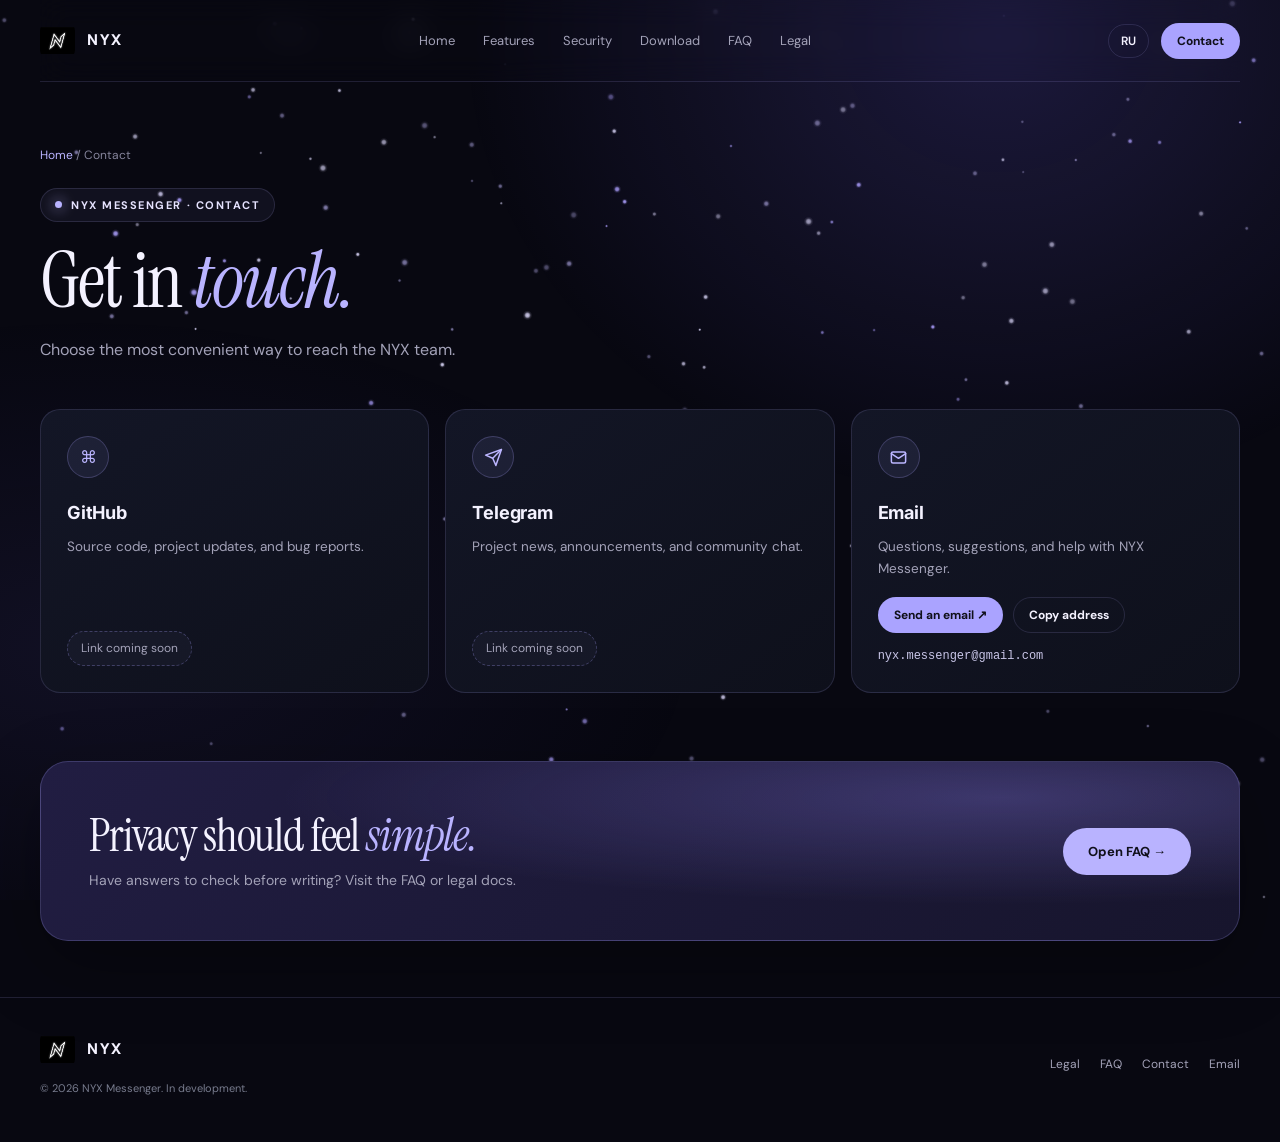
<file: en/contact/index.html>
<!doctype html>
<html lang="en">
<head>
  <meta charset="utf-8">
  <meta name="viewport" content="width=device-width,initial-scale=1,viewport-fit=cover">
  <meta name="color-scheme" content="dark">
  <meta name="theme-color" content="#080811">
  <meta name="description" content="NYX Messenger contact options">
  <meta property="og:type" content="website">
  <meta property="og:site_name" content="NYX Messenger">
  <meta property="og:title" content="Get in touch — NYX Messenger">
  <meta property="og:description" content="NYX Messenger contact options">
  <meta name="twitter:card" content="summary">
  <link rel="canonical" href="https://nyx-messenger.ru/en/contact/">
  <link rel="alternate" hreflang="ru" href="https://nyx-messenger.ru/ru/contact/">
  <link rel="alternate" hreflang="en" href="https://nyx-messenger.ru/en/contact/">
  <link rel="icon" type="image/png" sizes="32x32" href="/assets/favicon-32.png">
  <link rel="apple-touch-icon" href="/assets/apple-touch-icon.png">
  <title>Get in touch — NYX Messenger</title>
  <link rel="stylesheet" href="/assets/fonts.css">
  <link rel="stylesheet" href="/assets/subpage.css">
</head>
<body>
<canvas id="particles-bg" aria-hidden="true"></canvas>
<header class="wrap nav">
  <a class="brand" href="/en/" aria-label="NYX Messenger"><img src="/assets/nyx-logo.png" alt="NYX"><span>NYX</span></a>
  <button class="menu-toggle" id="menuToggle" type="button" aria-expanded="false" aria-controls="siteNav" aria-label="Open navigation">☰</button>
  <nav class="navlinks" id="siteNav"><a href="/en/">Home</a><a href="/en/#features">Features</a><a href="/en/#security">Security</a><a href="/en/#download">Download</a><a href="/en/faq/">FAQ</a><a href="/en/legal/">Legal</a></nav>
  <div class="navright">
    <button class="lang" id="lang" type="button" aria-label="Switch language to Russian">RU</button>
    <a class="btn small" href="/en/contact/">Contact</a>
  </div>
</header>
<main>
  <section class="wrap sub-hero">
    <div class="crumb"><a href="/en/">Home</a> / Contact</div>
    <div class="badge"><span class="dot" aria-hidden="true"></span><span>NYX MESSENGER · CONTACT</span></div>
    <h1>Get in <span class="gradient">touch.</span></h1>
    <p class="sub-lead">Choose the most convenient way to reach the NYX team.</p>
  </section>
  <section class="wrap cards-grid">
    <article class="card reveal">
      <div class="icon" aria-hidden="true">⌘</div>
      <h2>GitHub</h2>
      <p>Source code, project updates, and bug reports.</p>
      <div class="card-foot"><span class="status-pill">Link coming soon</span></div>
    </article>
    <article class="card reveal">
      <div class="icon" aria-hidden="true"><svg viewBox="0 0 24 24"><path d="m22 2-7 20-4-9-9-4Z"/><path d="M22 2 11 13"/></svg></div>
      <h2>Telegram</h2>
      <p>Project news, announcements, and community chat.</p>
      <div class="card-foot"><span class="status-pill">Link coming soon</span></div>
    </article>
    <article class="card reveal">
      <div class="icon" aria-hidden="true"><svg viewBox="0 0 24 24"><rect x="3" y="5" width="18" height="14" rx="2"/><path d="m3 7 9 6 9-6"/></svg></div>
      <h2>Email</h2>
      <p>Questions, suggestions, and help with NYX Messenger.</p>
      <div class="card-foot">
        <a class="btn small" href="mailto:nyx.messenger@gmail.com">Send an email ↗</a>
        <button class="btn ghost small" id="copyEmail" type="button">Copy address</button>
        <div class="contact-address">nyx.messenger@gmail.com</div>
      </div>
    </article>
  </section>
  <section class="wrap cta-wrap">
    <div class="cta reveal">
      <div>
        <h2>Privacy should feel <span class="gradient">simple.</span></h2>
        <p>Have answers to check before writing? Visit the FAQ or legal docs.</p>
      </div>
      <a class="btn" href="/en/faq/">Open FAQ →</a>
    </div>
  </section>
</main>
<footer>
  <div class="wrap foot">
    <div>
      <a class="brand" href="/en/"><img src="/assets/nyx-logo.png" alt=""><span>NYX</span></a>
      <p style="margin-top:12px">© 2026 NYX Messenger. In development.</p>
    </div>
    <div class="footlinks"><a href="/en/legal/">Legal</a><a href="/en/faq/">FAQ</a><a href="/en/contact/">Contact</a><a href="mailto:nyx.messenger@gmail.com">Email</a></div>
  </div>
</footer>
<script src="/assets/subpage.js"></script>
<script>
(() => {
  const btn = document.getElementById("copyEmail");
  if (!btn || !navigator.clipboard) return;
  const orig = btn.textContent;
  btn.addEventListener("click", async () => {
    try {
      await navigator.clipboard.writeText("nyx.messenger@gmail.com");
      btn.textContent = "Copied!";
      setTimeout(() => { btn.textContent = orig; }, 1800);
    } catch (_e) {}
  });
})();
</script>
<!-- Yandex.Metrika counter -->
<script type="text/javascript">
    (function(m,e,t,r,i,k,a){
        m[i]=m[i]||function(){(m[i].a=m[i].a||[]).push(arguments)};
        m[i].l=1*new Date();
        for (var j = 0; j < document.scripts.length; j++) {if (document.scripts[j].src === r) { return; }}
        k=e.createElement(t),a=e.getElementsByTagName(t)[0],k.async=1,k.src=r,a.parentNode.insertBefore(k,a)
    })(window, document,'script','https://mc.yandex.ru/metrika/tag.js?id=114719978', 'ym');

    ym(114719978, 'init', {ssr:true, webvisor:true, clickmap:true, ecommerce:"dataLayer", referrer: document.referrer, url: location.href, accurateTrackBounce:true, trackLinks:true});
</script>
<noscript><div><img src="https://mc.yandex.ru/watch/114719978" style="position:absolute; left:-9999px;" alt="" /></div></noscript>
<!-- /Yandex.Metrika counter -->
</body>
</html>
</file>
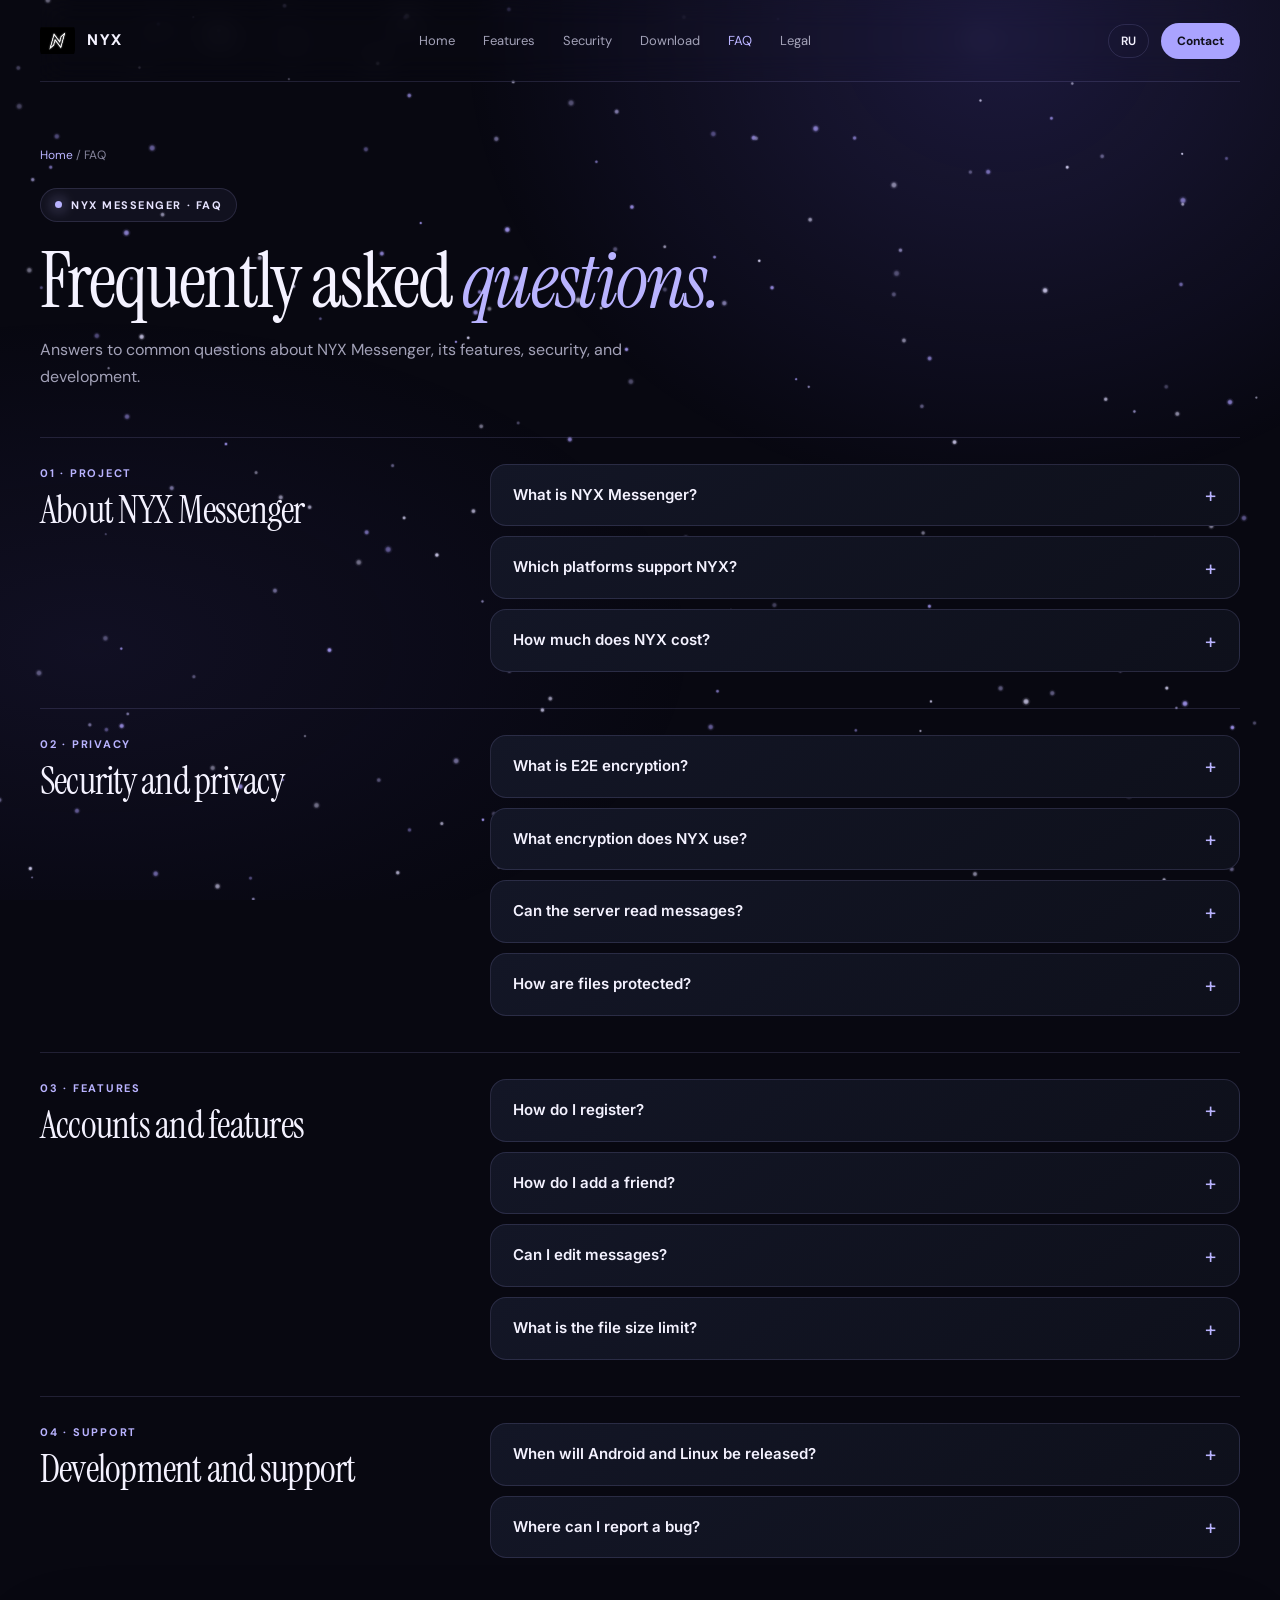
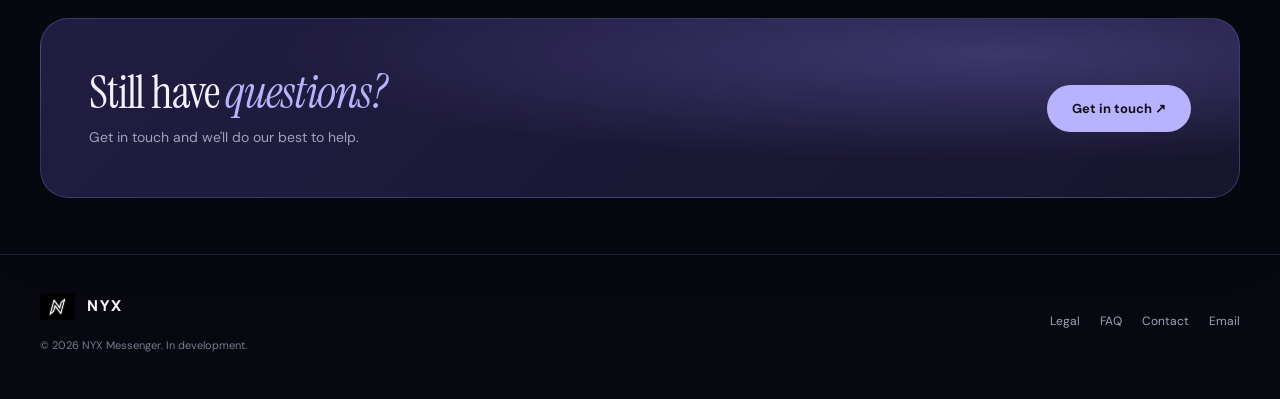
<file: en/faq/index.html>
<!doctype html>
<html lang="en">
<head>
  <meta charset="utf-8">
  <meta name="viewport" content="width=device-width,initial-scale=1,viewport-fit=cover">
  <meta name="color-scheme" content="dark">
  <meta name="theme-color" content="#080811">
  <meta name="description" content="Answers to common questions about NYX Messenger, its features, security, and development.">
  <meta property="og:type" content="website">
  <meta property="og:site_name" content="NYX Messenger">
  <meta property="og:title" content="Frequently asked questions — NYX Messenger">
  <meta property="og:description" content="Answers to common questions about NYX Messenger, its features, security, and development.">
  <meta name="twitter:card" content="summary">
  <link rel="canonical" href="https://nyx-messenger.ru/en/faq/">
  <link rel="alternate" hreflang="ru" href="https://nyx-messenger.ru/ru/faq/">
  <link rel="alternate" hreflang="en" href="https://nyx-messenger.ru/en/faq/">
  <link rel="icon" type="image/png" sizes="32x32" href="/assets/favicon-32.png">
  <link rel="apple-touch-icon" href="/assets/apple-touch-icon.png">
  <title>Frequently asked questions — NYX Messenger</title>
  <link rel="stylesheet" href="/assets/fonts.css">
  <link rel="stylesheet" href="/assets/subpage.css">
</head>
<body>
<canvas id="particles-bg" aria-hidden="true"></canvas>
<header class="wrap nav">
  <a class="brand" href="/en/" aria-label="NYX Messenger"><img src="/assets/nyx-logo.png" alt="NYX"><span>NYX</span></a>
  <button class="menu-toggle" id="menuToggle" type="button" aria-expanded="false" aria-controls="siteNav" aria-label="Open navigation">☰</button>
  <nav class="navlinks" id="siteNav"><a href="/en/">Home</a><a href="/en/#features">Features</a><a href="/en/#security">Security</a><a href="/en/#download">Download</a><a href="/en/faq/" class="active">FAQ</a><a href="/en/legal/">Legal</a></nav>
  <div class="navright">
    <button class="lang" id="lang" type="button" aria-label="Switch language to Russian">RU</button>
    <a class="btn small" href="/en/contact/">Contact</a>
  </div>
</header>
<main>
  <section class="wrap sub-hero">
    <div class="crumb"><a href="/en/">Home</a> / FAQ</div>
    <div class="badge"><span class="dot" aria-hidden="true"></span><span>NYX MESSENGER · FAQ</span></div>
    <h1>Frequently asked <span class="gradient">questions.</span></h1>
    <p class="sub-lead">Answers to common questions about NYX Messenger, its features, security, and development.</p>
  </section>
  <div class="wrap faq-groups">
    <section class="faq-group">
      <div class="faq-group-head reveal">
        <div class="kicker">01 · PROJECT</div>
        <h2>About NYX Messenger</h2>
      </div>
      <div class="faq-list"><details class="faq-item reveal"><summary>What is NYX Messenger?</summary><p class="faq-answer">NYX is a messenger in development focused on privacy and end-to-end encryption.</p></details><details class="faq-item reveal"><summary>Which platforms support NYX?</summary><p class="faq-answer">Windows is the first platform. Android and Linux are planned; release dates are not announced.</p></details><details class="faq-item reveal"><summary>How much does NYX cost?</summary><p class="faq-answer">Pricing information has not been announced.</p></details></div>
    </section>
    <section class="faq-group">
      <div class="faq-group-head reveal">
        <div class="kicker">02 · PRIVACY</div>
        <h2>Security and privacy</h2>
      </div>
      <div class="faq-list"><details class="faq-item reveal"><summary>What is E2E encryption?</summary><p class="faq-answer">Messages are encrypted on the sender's device and intended to be decrypted on the recipient's device.</p></details><details class="faq-item reveal"><summary>What encryption does NYX use?</summary><p class="faq-answer">The implementation uses Signal Protocol components: X3DH and Double Ratchet.</p></details><details class="faq-item reveal"><summary>Can the server read messages?</summary><p class="faq-answer">The architecture is designed for the server to store ciphertext and public keys, not plaintext. No independent audit has been announced.</p></details><details class="faq-item reveal"><summary>How are files protected?</summary><p class="faq-answer">Files use a separate key carried inside an encrypted message.</p></details></div>
    </section>
    <section class="faq-group">
      <div class="faq-group-head reveal">
        <div class="kicker">03 · FEATURES</div>
        <h2>Accounts and features</h2>
      </div>
      <div class="faq-list"><details class="faq-item reveal"><summary>How do I register?</summary><p class="faq-answer">Registration uses a login, email, and password with email verification.</p></details><details class="faq-item reveal"><summary>How do I add a friend?</summary><p class="faq-answer">Users can be searched by unique username and sent friend requests.</p></details><details class="faq-item reveal"><summary>Can I edit messages?</summary><p class="faq-answer">Users can edit and delete their own messages.</p></details><details class="faq-item reveal"><summary>What is the file size limit?</summary><p class="faq-answer">Up to 20 MB; files are encrypted with a separate key.</p></details></div>
    </section>
    <section class="faq-group">
      <div class="faq-group-head reveal">
        <div class="kicker">04 · SUPPORT</div>
        <h2>Development and support</h2>
      </div>
      <div class="faq-list"><details class="faq-item reveal"><summary>When will Android and Linux be released?</summary><p class="faq-answer">Both are planned, but exact dates have not been announced.</p></details><details class="faq-item reveal"><summary>Where can I report a bug?</summary><p class="faq-answer">Email nyx.messenger@gmail.com with steps to reproduce the issue.</p></details></div>
    </section>
  </div>
  <section class="wrap cta-wrap">
    <div class="cta reveal">
      <div>
        <h2>Still have <span class="gradient">questions?</span></h2>
        <p>Get in touch and we'll do our best to help.</p>
      </div>
      <a class="btn" href="/en/contact/">Get in touch ↗</a>
    </div>
  </section>
</main>
<footer>
  <div class="wrap foot">
    <div>
      <a class="brand" href="/en/"><img src="/assets/nyx-logo.png" alt=""><span>NYX</span></a>
      <p style="margin-top:12px">© 2026 NYX Messenger. In development.</p>
    </div>
    <div class="footlinks"><a href="/en/legal/">Legal</a><a href="/en/faq/">FAQ</a><a href="/en/contact/">Contact</a><a href="mailto:nyx.messenger@gmail.com">Email</a></div>
  </div>
</footer>
<script src="/assets/subpage.js"></script>

<!-- Yandex.Metrika counter -->
<script type="text/javascript">
    (function(m,e,t,r,i,k,a){
        m[i]=m[i]||function(){(m[i].a=m[i].a||[]).push(arguments)};
        m[i].l=1*new Date();
        for (var j = 0; j < document.scripts.length; j++) {if (document.scripts[j].src === r) { return; }}
        k=e.createElement(t),a=e.getElementsByTagName(t)[0],k.async=1,k.src=r,a.parentNode.insertBefore(k,a)
    })(window, document,'script','https://mc.yandex.ru/metrika/tag.js?id=114719978', 'ym');

    ym(114719978, 'init', {ssr:true, webvisor:true, clickmap:true, ecommerce:"dataLayer", referrer: document.referrer, url: location.href, accurateTrackBounce:true, trackLinks:true});
</script>
<noscript><div><img src="https://mc.yandex.ru/watch/114719978" style="position:absolute; left:-9999px;" alt="" /></div></noscript>
<!-- /Yandex.Metrika counter -->
</body>
</html>
</file>
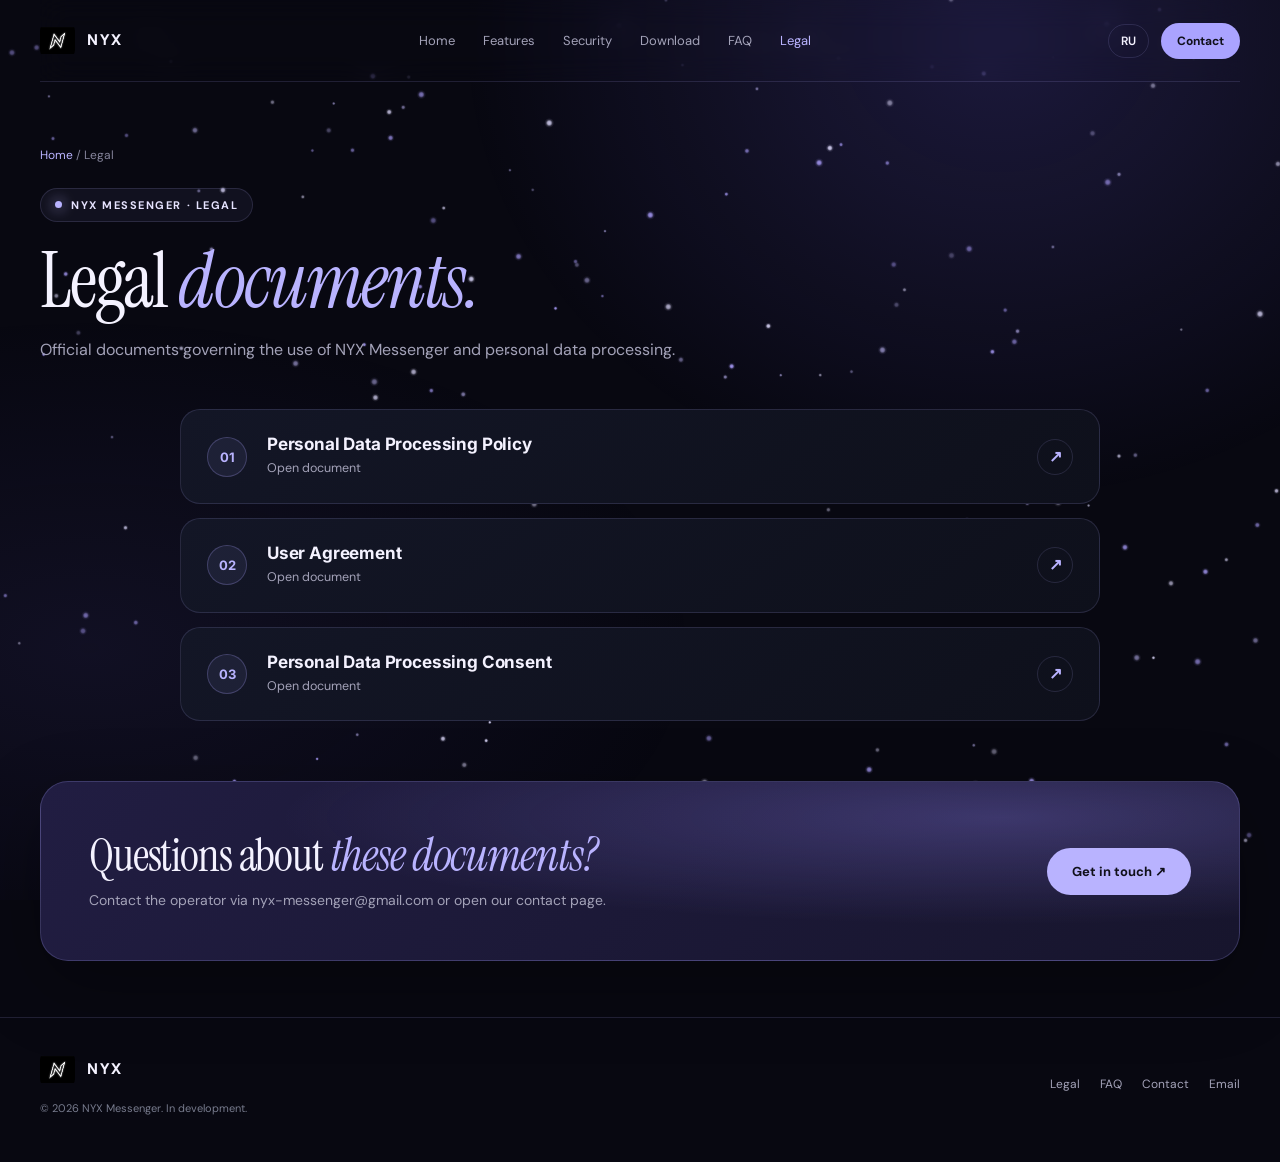
<file: en/legal/index.html>
<!doctype html>
<html lang="en">
<head>
  <meta charset="utf-8">
  <meta name="viewport" content="width=device-width,initial-scale=1,viewport-fit=cover">
  <meta name="color-scheme" content="dark">
  <meta name="theme-color" content="#080811">
  <meta name="description" content="The NYX Messenger legal documents">
  <meta property="og:type" content="website">
  <meta property="og:site_name" content="NYX Messenger">
  <meta property="og:title" content="Legal documents — NYX Messenger">
  <meta property="og:description" content="The NYX Messenger legal documents">
  <meta name="twitter:card" content="summary">
  <link rel="canonical" href="https://nyx-messenger.ru/en/legal/">
  <link rel="alternate" hreflang="ru" href="https://nyx-messenger.ru/ru/legal/">
  <link rel="alternate" hreflang="en" href="https://nyx-messenger.ru/en/legal/">
  <link rel="icon" type="image/png" sizes="32x32" href="/assets/favicon-32.png">
  <link rel="apple-touch-icon" href="/assets/apple-touch-icon.png">
  <title>Legal documents — NYX Messenger</title>
  <link rel="stylesheet" href="/assets/fonts.css">
  <link rel="stylesheet" href="/assets/subpage.css">
</head>
<body>
<canvas id="particles-bg" aria-hidden="true"></canvas>
<header class="wrap nav">
  <a class="brand" href="/en/" aria-label="NYX Messenger"><img src="/assets/nyx-logo.png" alt="NYX"><span>NYX</span></a>
  <button class="menu-toggle" id="menuToggle" type="button" aria-expanded="false" aria-controls="siteNav" aria-label="Open navigation">☰</button>
  <nav class="navlinks" id="siteNav"><a href="/en/">Home</a><a href="/en/#features">Features</a><a href="/en/#security">Security</a><a href="/en/#download">Download</a><a href="/en/faq/">FAQ</a><a href="/en/legal/" class="active">Legal</a></nav>
  <div class="navright">
    <button class="lang" id="lang" type="button" aria-label="Switch language to Russian">RU</button>
    <a class="btn small" href="/en/contact/">Contact</a>
  </div>
</header>
<main>
  <section class="wrap sub-hero">
    <div class="crumb"><a href="/en/">Home</a> / Legal</div>
    <div class="badge"><span class="dot" aria-hidden="true"></span><span>NYX MESSENGER · LEGAL</span></div>
    <h1>Legal <span class="gradient">documents.</span></h1>
    <p class="sub-lead">Official documents governing the use of NYX Messenger and personal data processing.</p>
  </section>
  <section class="wrap legal-grid">
    <a class="legal-card reveal" href="/en/legal/policy/"><span class="legal-card-index">01</span><span><strong>Personal Data Processing Policy</strong><small>Open document</small></span><b aria-hidden="true">↗</b></a><a class="legal-card reveal" href="/en/legal/agreement/"><span class="legal-card-index">02</span><span><strong>User Agreement</strong><small>Open document</small></span><b aria-hidden="true">↗</b></a><a class="legal-card reveal" href="/en/legal/consent/"><span class="legal-card-index">03</span><span><strong>Personal Data Processing Consent</strong><small>Open document</small></span><b aria-hidden="true">↗</b></a>
  </section>
  <section class="wrap cta-wrap">
    <div class="cta reveal">
      <div>
        <h2>Questions about <span class="gradient">these documents?</span></h2>
        <p>Contact the operator via nyx-messenger@gmail.com or open our contact page.</p>
      </div>
      <a class="btn" href="/en/contact/">Get in touch ↗</a>
    </div>
  </section>
</main>
<footer>
  <div class="wrap foot">
    <div>
      <a class="brand" href="/en/"><img src="/assets/nyx-logo.png" alt=""><span>NYX</span></a>
      <p style="margin-top:12px">© 2026 NYX Messenger. In development.</p>
    </div>
    <div class="footlinks"><a href="/en/legal/">Legal</a><a href="/en/faq/">FAQ</a><a href="/en/contact/">Contact</a><a href="mailto:nyx.messenger@gmail.com">Email</a></div>
  </div>
</footer>
<script src="/assets/subpage.js"></script>

<!-- Yandex.Metrika counter -->
<script type="text/javascript">
    (function(m,e,t,r,i,k,a){
        m[i]=m[i]||function(){(m[i].a=m[i].a||[]).push(arguments)};
        m[i].l=1*new Date();
        for (var j = 0; j < document.scripts.length; j++) {if (document.scripts[j].src === r) { return; }}
        k=e.createElement(t),a=e.getElementsByTagName(t)[0],k.async=1,k.src=r,a.parentNode.insertBefore(k,a)
    })(window, document,'script','https://mc.yandex.ru/metrika/tag.js?id=114719978', 'ym');

    ym(114719978, 'init', {ssr:true, webvisor:true, clickmap:true, ecommerce:"dataLayer", referrer: document.referrer, url: location.href, accurateTrackBounce:true, trackLinks:true});
</script>
<noscript><div><img src="https://mc.yandex.ru/watch/114719978" style="position:absolute; left:-9999px;" alt="" /></div></noscript>
<!-- /Yandex.Metrika counter -->
</body>
</html>
</file>
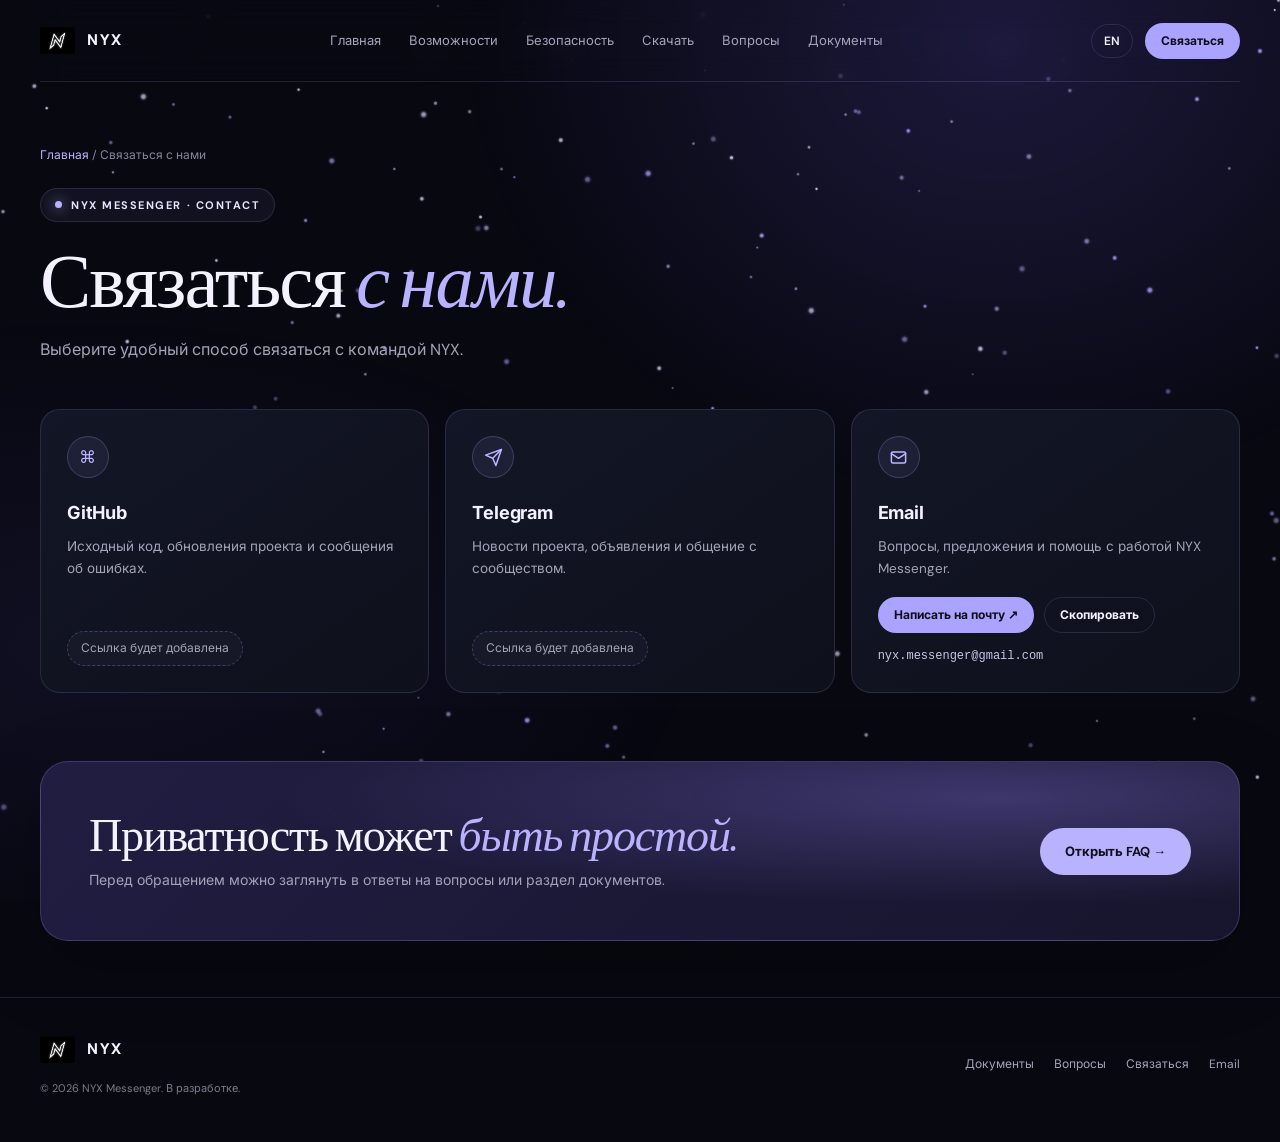
<file: ru/contact/index.html>
<!doctype html>
<html lang="ru">
<head>
  <meta charset="utf-8">
  <meta name="viewport" content="width=device-width,initial-scale=1,viewport-fit=cover">
  <meta name="color-scheme" content="dark">
  <meta name="theme-color" content="#080811">
  <meta name="description" content="Контакты NYX Messenger">
  <meta property="og:type" content="website">
  <meta property="og:site_name" content="NYX Messenger">
  <meta property="og:title" content="Связаться с нами — NYX Messenger">
  <meta property="og:description" content="Контакты NYX Messenger">
  <meta name="twitter:card" content="summary">
  <link rel="canonical" href="https://nyx-messenger.ru/ru/contact/">
  <link rel="alternate" hreflang="ru" href="https://nyx-messenger.ru/ru/contact/">
  <link rel="alternate" hreflang="en" href="https://nyx-messenger.ru/en/contact/">
  <link rel="icon" type="image/png" sizes="32x32" href="/assets/favicon-32.png">
  <link rel="apple-touch-icon" href="/assets/apple-touch-icon.png">
  <title>Связаться с нами — NYX Messenger</title>
  <link rel="stylesheet" href="/assets/fonts.css">
  <link rel="stylesheet" href="/assets/subpage.css">
</head>
<body>
<canvas id="particles-bg" aria-hidden="true"></canvas>
<header class="wrap nav">
  <a class="brand" href="/ru/" aria-label="NYX Messenger"><img src="/assets/nyx-logo.png" alt="NYX"><span>NYX</span></a>
  <button class="menu-toggle" id="menuToggle" type="button" aria-expanded="false" aria-controls="siteNav" aria-label="Открыть меню">☰</button>
  <nav class="navlinks" id="siteNav"><a href="/ru/">Главная</a><a href="/ru/#features">Возможности</a><a href="/ru/#security">Безопасность</a><a href="/ru/#download">Скачать</a><a href="/ru/faq/">Вопросы</a><a href="/ru/legal/">Документы</a></nav>
  <div class="navright">
    <button class="lang" id="lang" type="button" aria-label="Переключить язык на английский">EN</button>
    <a class="btn small" href="/ru/contact/">Связаться</a>
  </div>
</header>
<main>
  <section class="wrap sub-hero">
    <div class="crumb"><a href="/ru/">Главная</a> / Связаться с нами</div>
    <div class="badge"><span class="dot" aria-hidden="true"></span><span>NYX MESSENGER · CONTACT</span></div>
    <h1>Связаться <span class="gradient">с нами.</span></h1>
    <p class="sub-lead">Выберите удобный способ связаться с командой NYX.</p>
  </section>
  <section class="wrap cards-grid">
    <article class="card reveal">
      <div class="icon" aria-hidden="true">⌘</div>
      <h2>GitHub</h2>
      <p>Исходный код, обновления проекта и сообщения об ошибках.</p>
      <div class="card-foot"><span class="status-pill">Ссылка будет добавлена</span></div>
    </article>
    <article class="card reveal">
      <div class="icon" aria-hidden="true"><svg viewBox="0 0 24 24"><path d="m22 2-7 20-4-9-9-4Z"/><path d="M22 2 11 13"/></svg></div>
      <h2>Telegram</h2>
      <p>Новости проекта, объявления и общение с сообществом.</p>
      <div class="card-foot"><span class="status-pill">Ссылка будет добавлена</span></div>
    </article>
    <article class="card reveal">
      <div class="icon" aria-hidden="true"><svg viewBox="0 0 24 24"><rect x="3" y="5" width="18" height="14" rx="2"/><path d="m3 7 9 6 9-6"/></svg></div>
      <h2>Email</h2>
      <p>Вопросы, предложения и помощь с работой NYX Messenger.</p>
      <div class="card-foot">
        <a class="btn small" href="mailto:nyx.messenger@gmail.com">Написать на почту ↗</a>
        <button class="btn ghost small" id="copyEmail" type="button">Скопировать</button>
        <div class="contact-address">nyx.messenger@gmail.com</div>
      </div>
    </article>
  </section>
  <section class="wrap cta-wrap">
    <div class="cta reveal">
      <div>
        <h2>Приватность может <span class="gradient">быть простой.</span></h2>
        <p>Перед обращением можно заглянуть в ответы на вопросы или раздел документов.</p>
      </div>
      <a class="btn" href="/ru/faq/">Открыть FAQ →</a>
    </div>
  </section>
</main>
<footer>
  <div class="wrap foot">
    <div>
      <a class="brand" href="/ru/"><img src="/assets/nyx-logo.png" alt=""><span>NYX</span></a>
      <p style="margin-top:12px">© 2026 NYX Messenger. В разработке.</p>
    </div>
    <div class="footlinks"><a href="/ru/legal/">Документы</a><a href="/ru/faq/">Вопросы</a><a href="/ru/contact/">Связаться</a><a href="mailto:nyx.messenger@gmail.com">Email</a></div>
  </div>
</footer>
<script src="/assets/subpage.js"></script>
<script>
(() => {
  const btn = document.getElementById("copyEmail");
  if (!btn || !navigator.clipboard) return;
  const orig = btn.textContent;
  btn.addEventListener("click", async () => {
    try {
      await navigator.clipboard.writeText("nyx.messenger@gmail.com");
      btn.textContent = "Скопировано!";
      setTimeout(() => { btn.textContent = orig; }, 1800);
    } catch (_e) {}
  });
})();
</script>
<!-- Yandex.Metrika counter -->
<script type="text/javascript">
    (function(m,e,t,r,i,k,a){
        m[i]=m[i]||function(){(m[i].a=m[i].a||[]).push(arguments)};
        m[i].l=1*new Date();
        for (var j = 0; j < document.scripts.length; j++) {if (document.scripts[j].src === r) { return; }}
        k=e.createElement(t),a=e.getElementsByTagName(t)[0],k.async=1,k.src=r,a.parentNode.insertBefore(k,a)
    })(window, document,'script','https://mc.yandex.ru/metrika/tag.js?id=114719978', 'ym');

    ym(114719978, 'init', {ssr:true, webvisor:true, clickmap:true, ecommerce:"dataLayer", referrer: document.referrer, url: location.href, accurateTrackBounce:true, trackLinks:true});
</script>
<noscript><div><img src="https://mc.yandex.ru/watch/114719978" style="position:absolute; left:-9999px;" alt="" /></div></noscript>
<!-- /Yandex.Metrika counter -->
</body>
</html>
</file>
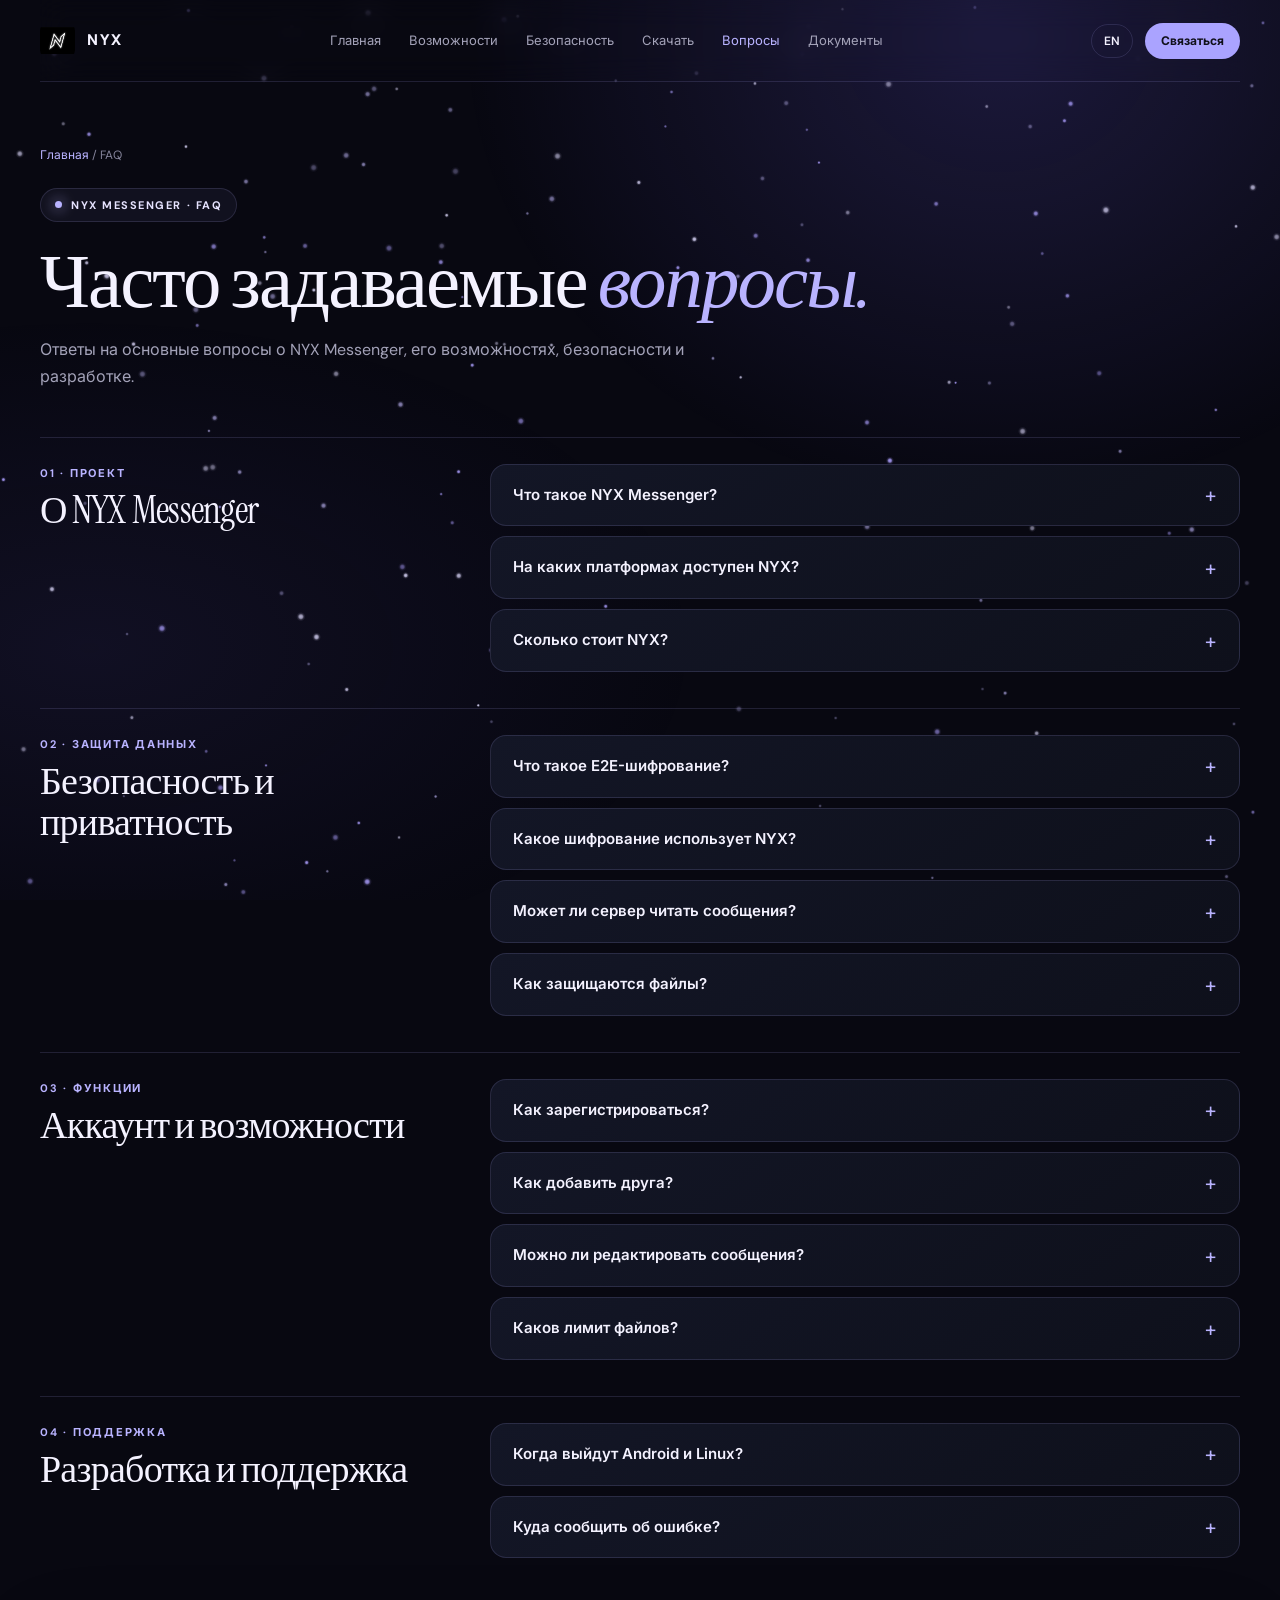
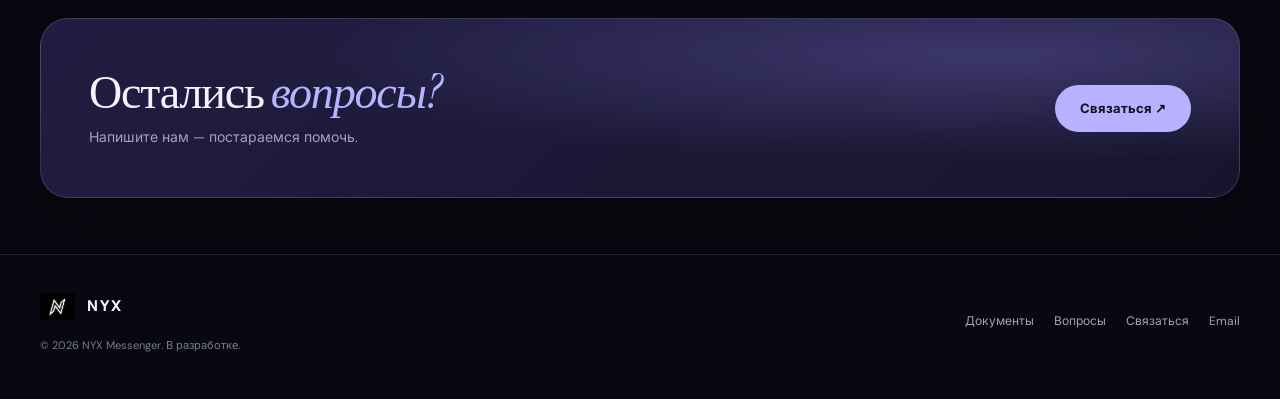
<file: ru/faq/index.html>
<!doctype html>
<html lang="ru">
<head>
  <meta charset="utf-8">
  <meta name="viewport" content="width=device-width,initial-scale=1,viewport-fit=cover">
  <meta name="color-scheme" content="dark">
  <meta name="theme-color" content="#080811">
  <meta name="description" content="Ответы на основные вопросы о NYX Messenger, его возможностях, безопасности и разработке.">
  <meta property="og:type" content="website">
  <meta property="og:site_name" content="NYX Messenger">
  <meta property="og:title" content="Часто задаваемые вопросы — NYX Messenger">
  <meta property="og:description" content="Ответы на основные вопросы о NYX Messenger, его возможностях, безопасности и разработке.">
  <meta name="twitter:card" content="summary">
  <link rel="canonical" href="https://nyx-messenger.ru/ru/faq/">
  <link rel="alternate" hreflang="ru" href="https://nyx-messenger.ru/ru/faq/">
  <link rel="alternate" hreflang="en" href="https://nyx-messenger.ru/en/faq/">
  <link rel="icon" type="image/png" sizes="32x32" href="/assets/favicon-32.png">
  <link rel="apple-touch-icon" href="/assets/apple-touch-icon.png">
  <title>Часто задаваемые вопросы — NYX Messenger</title>
  <link rel="stylesheet" href="/assets/fonts.css">
  <link rel="stylesheet" href="/assets/subpage.css">
</head>
<body>
<canvas id="particles-bg" aria-hidden="true"></canvas>
<header class="wrap nav">
  <a class="brand" href="/ru/" aria-label="NYX Messenger"><img src="/assets/nyx-logo.png" alt="NYX"><span>NYX</span></a>
  <button class="menu-toggle" id="menuToggle" type="button" aria-expanded="false" aria-controls="siteNav" aria-label="Открыть меню">☰</button>
  <nav class="navlinks" id="siteNav"><a href="/ru/">Главная</a><a href="/ru/#features">Возможности</a><a href="/ru/#security">Безопасность</a><a href="/ru/#download">Скачать</a><a href="/ru/faq/" class="active">Вопросы</a><a href="/ru/legal/">Документы</a></nav>
  <div class="navright">
    <button class="lang" id="lang" type="button" aria-label="Переключить язык на английский">EN</button>
    <a class="btn small" href="/ru/contact/">Связаться</a>
  </div>
</header>
<main>
  <section class="wrap sub-hero">
    <div class="crumb"><a href="/ru/">Главная</a> / FAQ</div>
    <div class="badge"><span class="dot" aria-hidden="true"></span><span>NYX MESSENGER · FAQ</span></div>
    <h1>Часто задаваемые <span class="gradient">вопросы.</span></h1>
    <p class="sub-lead">Ответы на основные вопросы о NYX Messenger, его возможностях, безопасности и разработке.</p>
  </section>
  <div class="wrap faq-groups">
    <section class="faq-group">
      <div class="faq-group-head reveal">
        <div class="kicker">01 · ПРОЕКТ</div>
        <h2>О NYX Messenger</h2>
      </div>
      <div class="faq-list"><details class="faq-item reveal"><summary>Что такое NYX Messenger?</summary><p class="faq-answer">NYX — мессенджер в разработке с акцентом на приватность и сквозное шифрование.</p></details><details class="faq-item reveal"><summary>На каких платформах доступен NYX?</summary><p class="faq-answer">Первая платформа проекта — Windows. Android и Linux запланированы, даты выхода пока не объявлены.</p></details><details class="faq-item reveal"><summary>Сколько стоит NYX?</summary><p class="faq-answer">Информация о стоимости пока не объявлена.</p></details></div>
    </section>
    <section class="faq-group">
      <div class="faq-group-head reveal">
        <div class="kicker">02 · ЗАЩИТА ДАННЫХ</div>
        <h2>Безопасность и приватность</h2>
      </div>
      <div class="faq-list"><details class="faq-item reveal"><summary>Что такое E2E-шифрование?</summary><p class="faq-answer">Сообщения шифруются на устройстве отправителя и предназначены для расшифровки на устройстве получателя.</p></details><details class="faq-item reveal"><summary>Какое шифрование использует NYX?</summary><p class="faq-answer">Используются компоненты Signal Protocol: X3DH и Double Ratchet.</p></details><details class="faq-item reveal"><summary>Может ли сервер читать сообщения?</summary><p class="faq-answer">Архитектура проекта рассчитана на хранение сервером шифротекста и публичных ключей, а не открытого текста. Независимый аудит пока не заявлен.</p></details><details class="faq-item reveal"><summary>Как защищаются файлы?</summary><p class="faq-answer">Для файлов используется отдельный ключ, который передаётся внутри зашифрованного сообщения.</p></details></div>
    </section>
    <section class="faq-group">
      <div class="faq-group-head reveal">
        <div class="kicker">03 · ФУНКЦИИ</div>
        <h2>Аккаунт и возможности</h2>
      </div>
      <div class="faq-list"><details class="faq-item reveal"><summary>Как зарегистрироваться?</summary><p class="faq-answer">Предусмотрена регистрация по логину, электронной почте и паролю с подтверждением почты.</p></details><details class="faq-item reveal"><summary>Как добавить друга?</summary><p class="faq-answer">Пользователей можно искать по уникальному username и отправлять заявки в друзья.</p></details><details class="faq-item reveal"><summary>Можно ли редактировать сообщения?</summary><p class="faq-answer">Предусмотрено редактирование и удаление собственных сообщений.</p></details><details class="faq-item reveal"><summary>Каков лимит файлов?</summary><p class="faq-answer">До 20 МБ; файлы шифруются отдельным ключом.</p></details></div>
    </section>
    <section class="faq-group">
      <div class="faq-group-head reveal">
        <div class="kicker">04 · ПОДДЕРЖКА</div>
        <h2>Разработка и поддержка</h2>
      </div>
      <div class="faq-list"><details class="faq-item reveal"><summary>Когда выйдут Android и Linux?</summary><p class="faq-answer">Обе платформы есть в планах, точные сроки не объявлены.</p></details><details class="faq-item reveal"><summary>Куда сообщить об ошибке?</summary><p class="faq-answer">Напишите на nyx.messenger@gmail.com и опишите шаги воспроизведения.</p></details></div>
    </section>
  </div>
  <section class="wrap cta-wrap">
    <div class="cta reveal">
      <div>
        <h2>Остались <span class="gradient">вопросы?</span></h2>
        <p>Напишите нам — постараемся помочь.</p>
      </div>
      <a class="btn" href="/ru/contact/">Связаться ↗</a>
    </div>
  </section>
</main>
<footer>
  <div class="wrap foot">
    <div>
      <a class="brand" href="/ru/"><img src="/assets/nyx-logo.png" alt=""><span>NYX</span></a>
      <p style="margin-top:12px">© 2026 NYX Messenger. В разработке.</p>
    </div>
    <div class="footlinks"><a href="/ru/legal/">Документы</a><a href="/ru/faq/">Вопросы</a><a href="/ru/contact/">Связаться</a><a href="mailto:nyx.messenger@gmail.com">Email</a></div>
  </div>
</footer>
<script src="/assets/subpage.js"></script>

<!-- Yandex.Metrika counter -->
<script type="text/javascript">
    (function(m,e,t,r,i,k,a){
        m[i]=m[i]||function(){(m[i].a=m[i].a||[]).push(arguments)};
        m[i].l=1*new Date();
        for (var j = 0; j < document.scripts.length; j++) {if (document.scripts[j].src === r) { return; }}
        k=e.createElement(t),a=e.getElementsByTagName(t)[0],k.async=1,k.src=r,a.parentNode.insertBefore(k,a)
    })(window, document,'script','https://mc.yandex.ru/metrika/tag.js?id=114719978', 'ym');

    ym(114719978, 'init', {ssr:true, webvisor:true, clickmap:true, ecommerce:"dataLayer", referrer: document.referrer, url: location.href, accurateTrackBounce:true, trackLinks:true});
</script>
<noscript><div><img src="https://mc.yandex.ru/watch/114719978" style="position:absolute; left:-9999px;" alt="" /></div></noscript>
<!-- /Yandex.Metrika counter -->
</body>
</html>
</file>
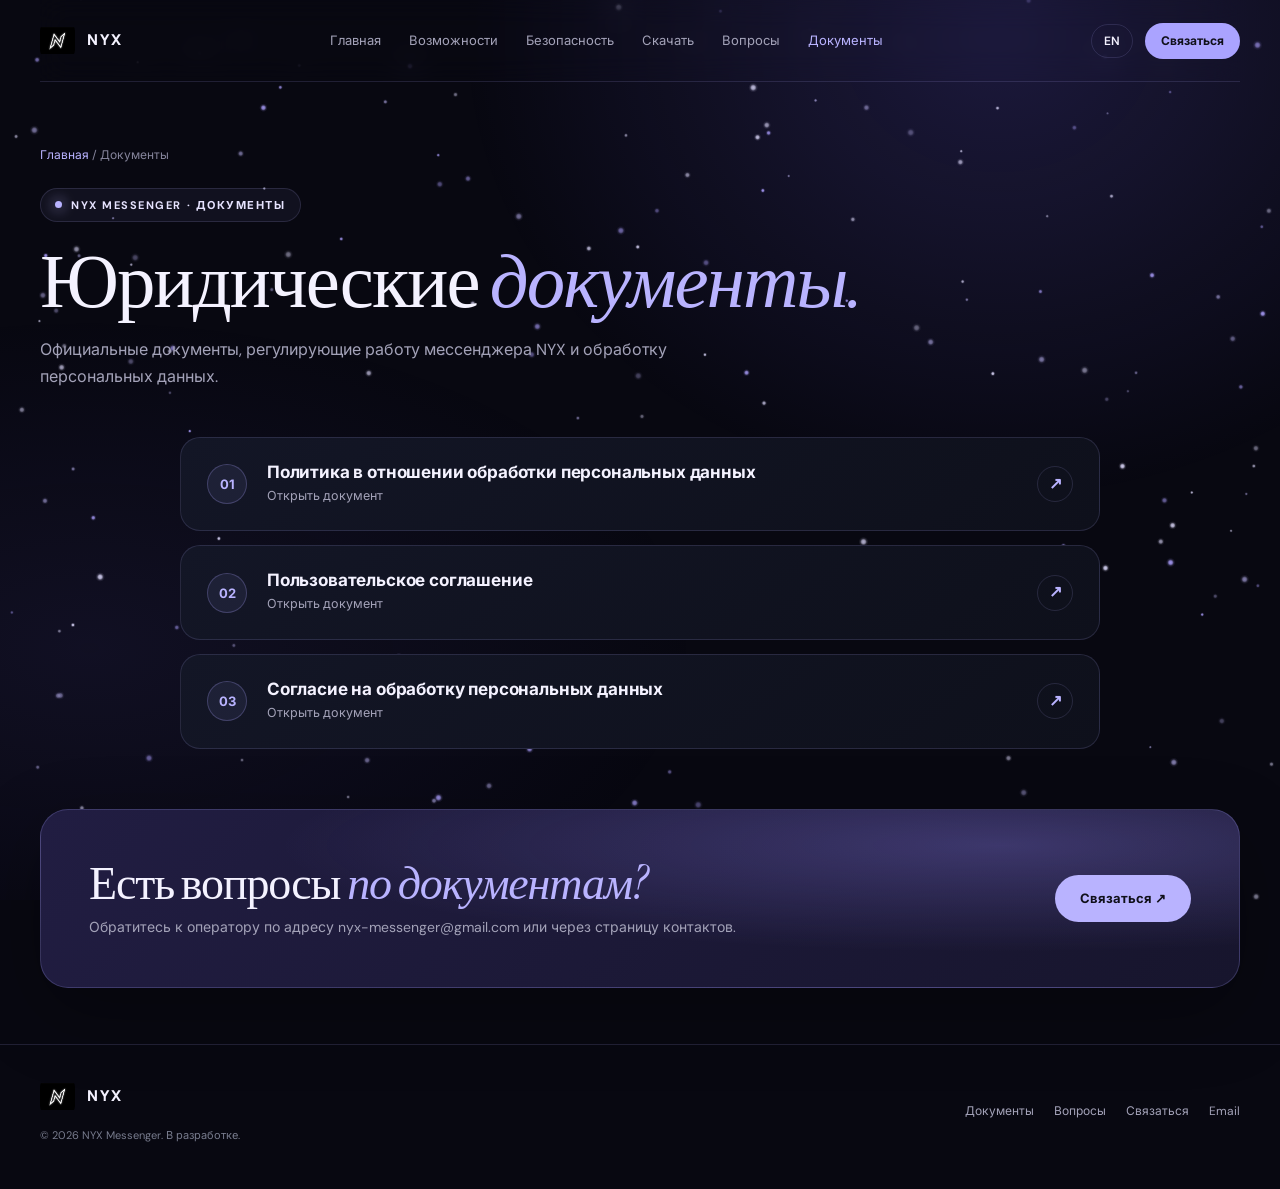
<file: ru/legal/index.html>
<!doctype html>
<html lang="ru">
<head>
  <meta charset="utf-8">
  <meta name="viewport" content="width=device-width,initial-scale=1,viewport-fit=cover">
  <meta name="color-scheme" content="dark">
  <meta name="theme-color" content="#080811">
  <meta name="description" content="Юридические документы мессенджера NYX">
  <meta property="og:type" content="website">
  <meta property="og:site_name" content="NYX Messenger">
  <meta property="og:title" content="Юридические документы — NYX Messenger">
  <meta property="og:description" content="Юридические документы мессенджера NYX">
  <meta name="twitter:card" content="summary">
  <link rel="canonical" href="https://nyx-messenger.ru/ru/legal/">
  <link rel="alternate" hreflang="ru" href="https://nyx-messenger.ru/ru/legal/">
  <link rel="alternate" hreflang="en" href="https://nyx-messenger.ru/en/legal/">
  <link rel="icon" type="image/png" sizes="32x32" href="/assets/favicon-32.png">
  <link rel="apple-touch-icon" href="/assets/apple-touch-icon.png">
  <title>Юридические документы — NYX Messenger</title>
  <link rel="stylesheet" href="/assets/fonts.css">
  <link rel="stylesheet" href="/assets/subpage.css">
</head>
<body>
<canvas id="particles-bg" aria-hidden="true"></canvas>
<header class="wrap nav">
  <a class="brand" href="/ru/" aria-label="NYX Messenger"><img src="/assets/nyx-logo.png" alt="NYX"><span>NYX</span></a>
  <button class="menu-toggle" id="menuToggle" type="button" aria-expanded="false" aria-controls="siteNav" aria-label="Открыть меню">☰</button>
  <nav class="navlinks" id="siteNav"><a href="/ru/">Главная</a><a href="/ru/#features">Возможности</a><a href="/ru/#security">Безопасность</a><a href="/ru/#download">Скачать</a><a href="/ru/faq/">Вопросы</a><a href="/ru/legal/" class="active">Документы</a></nav>
  <div class="navright">
    <button class="lang" id="lang" type="button" aria-label="Переключить язык на английский">EN</button>
    <a class="btn small" href="/ru/contact/">Связаться</a>
  </div>
</header>
<main>
  <section class="wrap sub-hero">
    <div class="crumb"><a href="/ru/">Главная</a> / Документы</div>
    <div class="badge"><span class="dot" aria-hidden="true"></span><span>NYX MESSENGER · ДОКУМЕНТЫ</span></div>
    <h1>Юридические <span class="gradient">документы.</span></h1>
    <p class="sub-lead">Официальные документы, регулирующие работу мессенджера NYX и обработку персональных данных.</p>
  </section>
  <section class="wrap legal-grid">
    <a class="legal-card reveal" href="/ru/legal/policy/"><span class="legal-card-index">01</span><span><strong>Политика в отношении обработки персональных данных</strong><small>Открыть документ</small></span><b aria-hidden="true">↗</b></a><a class="legal-card reveal" href="/ru/legal/agreement/"><span class="legal-card-index">02</span><span><strong>Пользовательское соглашение</strong><small>Открыть документ</small></span><b aria-hidden="true">↗</b></a><a class="legal-card reveal" href="/ru/legal/consent/"><span class="legal-card-index">03</span><span><strong>Согласие на обработку персональных данных</strong><small>Открыть документ</small></span><b aria-hidden="true">↗</b></a>
  </section>
  <section class="wrap cta-wrap">
    <div class="cta reveal">
      <div>
        <h2>Есть вопросы <span class="gradient">по документам?</span></h2>
        <p>Обратитесь к оператору по адресу nyx-messenger@gmail.com или через страницу контактов.</p>
      </div>
      <a class="btn" href="/ru/contact/">Связаться ↗</a>
    </div>
  </section>
</main>
<footer>
  <div class="wrap foot">
    <div>
      <a class="brand" href="/ru/"><img src="/assets/nyx-logo.png" alt=""><span>NYX</span></a>
      <p style="margin-top:12px">© 2026 NYX Messenger. В разработке.</p>
    </div>
    <div class="footlinks"><a href="/ru/legal/">Документы</a><a href="/ru/faq/">Вопросы</a><a href="/ru/contact/">Связаться</a><a href="mailto:nyx.messenger@gmail.com">Email</a></div>
  </div>
</footer>
<script src="/assets/subpage.js"></script>

<!-- Yandex.Metrika counter -->
<script type="text/javascript">
    (function(m,e,t,r,i,k,a){
        m[i]=m[i]||function(){(m[i].a=m[i].a||[]).push(arguments)};
        m[i].l=1*new Date();
        for (var j = 0; j < document.scripts.length; j++) {if (document.scripts[j].src === r) { return; }}
        k=e.createElement(t),a=e.getElementsByTagName(t)[0],k.async=1,k.src=r,a.parentNode.insertBefore(k,a)
    })(window, document,'script','https://mc.yandex.ru/metrika/tag.js?id=114719978', 'ym');

    ym(114719978, 'init', {ssr:true, webvisor:true, clickmap:true, ecommerce:"dataLayer", referrer: document.referrer, url: location.href, accurateTrackBounce:true, trackLinks:true});
</script>
<noscript><div><img src="https://mc.yandex.ru/watch/114719978" style="position:absolute; left:-9999px;" alt="" /></div></noscript>
<!-- /Yandex.Metrika counter -->
</body>
</html>
</file>
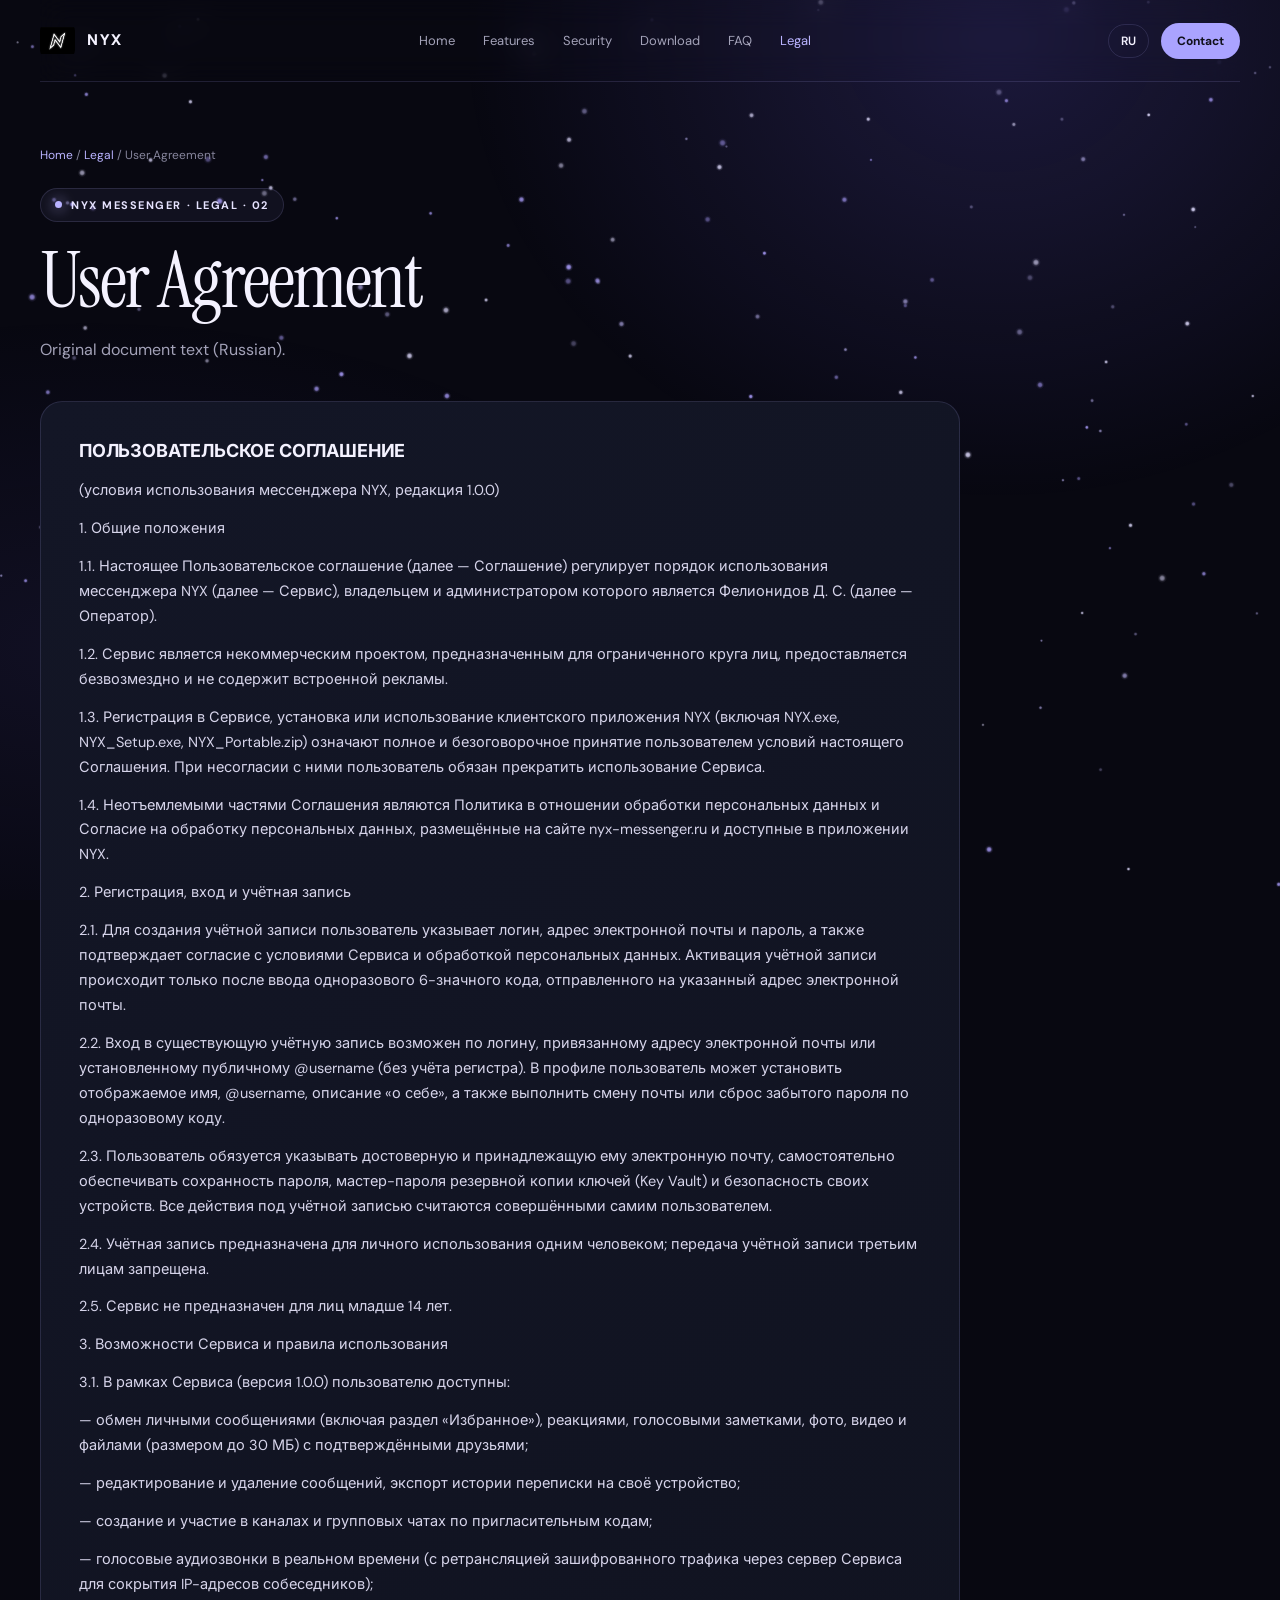
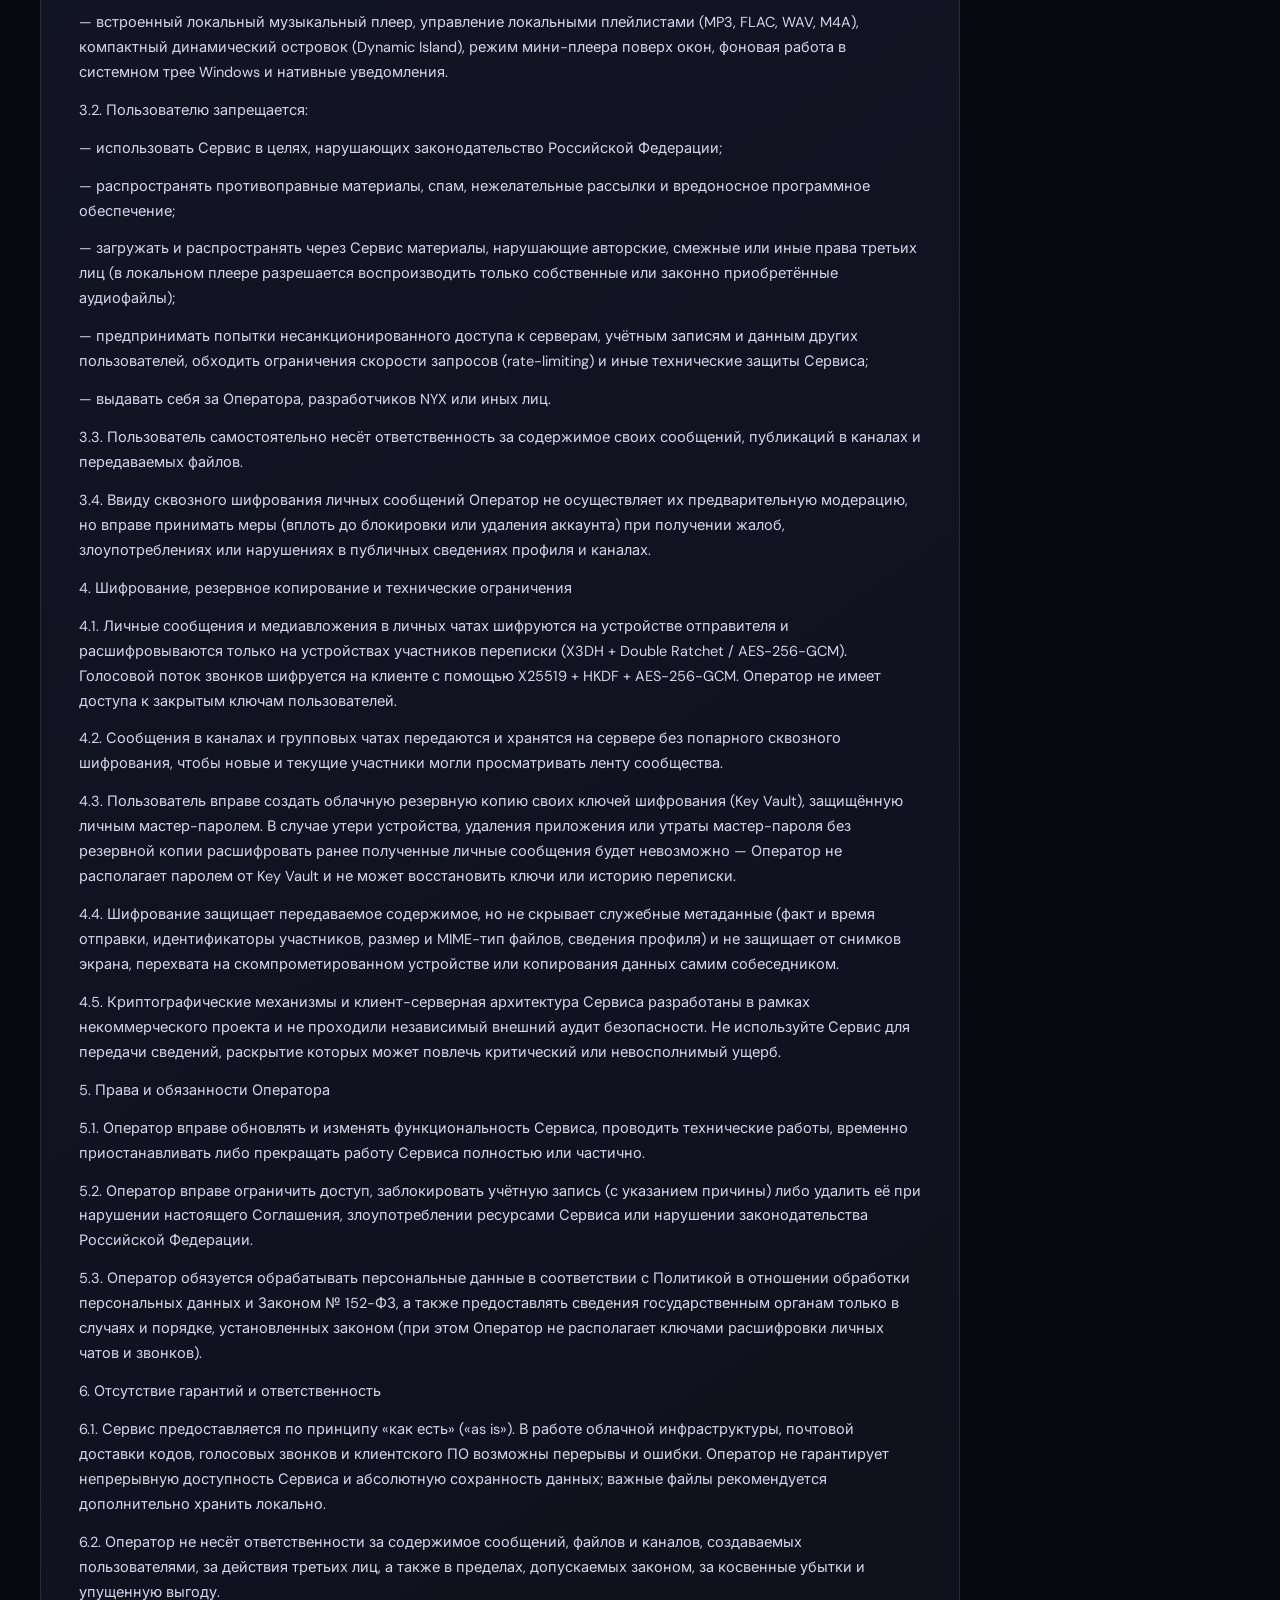
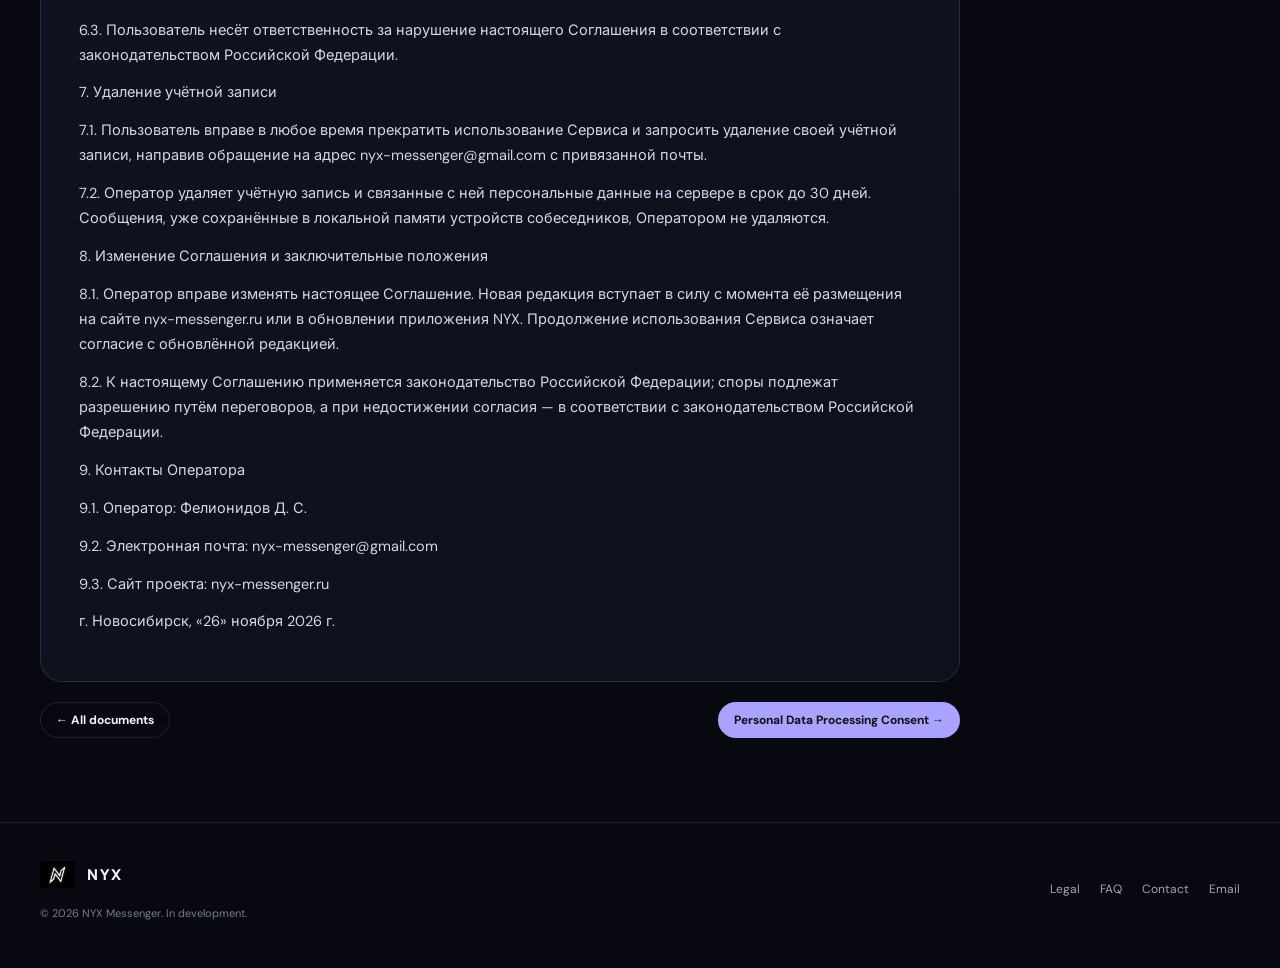
<file: en/legal/agreement/index.html>
<!doctype html>
<html lang="en">
<head>
  <meta charset="utf-8">
  <meta name="viewport" content="width=device-width,initial-scale=1,viewport-fit=cover">
  <meta name="color-scheme" content="dark">
  <meta name="theme-color" content="#080811">
  <meta name="description" content="User Agreement — NYX Messenger">
  <meta property="og:type" content="website">
  <meta property="og:site_name" content="NYX Messenger">
  <meta property="og:title" content="User Agreement — NYX Messenger">
  <meta property="og:description" content="User Agreement — NYX Messenger">
  <meta name="twitter:card" content="summary">
  <link rel="canonical" href="https://nyx-messenger.ru/en/legal/agreement/">
  <link rel="alternate" hreflang="ru" href="https://nyx-messenger.ru/ru/legal/agreement/">
  <link rel="alternate" hreflang="en" href="https://nyx-messenger.ru/en/legal/agreement/">
  <link rel="icon" type="image/png" sizes="32x32" href="/assets/favicon-32.png">
  <link rel="apple-touch-icon" href="/assets/apple-touch-icon.png">
  <title>User Agreement — NYX Messenger</title>
  <link rel="stylesheet" href="/assets/fonts.css">
  <link rel="stylesheet" href="/assets/subpage.css">
</head>
<body>
<canvas id="particles-bg" aria-hidden="true"></canvas>
<header class="wrap nav">
  <a class="brand" href="/en/" aria-label="NYX Messenger"><img src="/assets/nyx-logo.png" alt="NYX"><span>NYX</span></a>
  <button class="menu-toggle" id="menuToggle" type="button" aria-expanded="false" aria-controls="siteNav" aria-label="Open navigation">☰</button>
  <nav class="navlinks" id="siteNav"><a href="/en/">Home</a><a href="/en/#features">Features</a><a href="/en/#security">Security</a><a href="/en/#download">Download</a><a href="/en/faq/">FAQ</a><a href="/en/legal/" class="active">Legal</a></nav>
  <div class="navright">
    <button class="lang" id="lang" type="button" aria-label="Switch language to Russian">RU</button>
    <a class="btn small" href="/en/contact/">Contact</a>
  </div>
</header>
<main>
  <section class="wrap sub-hero">
    <div class="crumb"><a href="/en/">Home</a> / <a href="/en/legal/">Legal</a> / User Agreement</div>
    <div class="badge"><span class="dot" aria-hidden="true"></span><span>NYX MESSENGER · LEGAL · 02</span></div>
    <h1>User Agreement</h1>
    <p class="sub-lead">Original document text (Russian).</p>
  </section>
  <section class="wrap legal-reader-wrap">
    <article class="legal-document"><h2>ПОЛЬЗОВАТЕЛЬСКОЕ СОГЛАШЕНИЕ</h2><p>(условия использования мессенджера NYX, редакция 1.0.0)</p><p class="legal-clause">1. Общие положения</p><p class="legal-clause">1.1. Настоящее Пользовательское соглашение (далее — Соглашение) регулирует порядок использования мессенджера NYX (далее — Сервис), владельцем и администратором которого является Фелионидов Д. С. (далее — Оператор).</p><p class="legal-clause">1.2. Сервис является некоммерческим проектом, предназначенным для ограниченного круга лиц, предоставляется безвозмездно и не содержит встроенной рекламы.</p><p class="legal-clause">1.3. Регистрация в Сервисе, установка или использование клиентского приложения NYX (включая NYX.exe, NYX_Setup.exe, NYX_Portable.zip) означают полное и безоговорочное принятие пользователем условий настоящего Соглашения. При несогласии с ними пользователь обязан прекратить использование Сервиса.</p><p class="legal-clause">1.4. Неотъемлемыми частями Соглашения являются Политика в отношении обработки персональных данных и Согласие на обработку персональных данных, размещённые на сайте nyx-messenger.ru и доступные в приложении NYX.</p><p class="legal-clause">2. Регистрация, вход и учётная запись</p><p class="legal-clause">2.1. Для создания учётной записи пользователь указывает логин, адрес электронной почты и пароль, а также подтверждает согласие с условиями Сервиса и обработкой персональных данных. Активация учётной записи происходит только после ввода одноразового 6-значного кода, отправленного на указанный адрес электронной почты.</p><p class="legal-clause">2.2. Вход в существующую учётную запись возможен по логину, привязанному адресу электронной почты или установленному публичному @username (без учёта регистра). В профиле пользователь может установить отображаемое имя, @username, описание «о себе», а также выполнить смену почты или сброс забытого пароля по одноразовому коду.</p><p class="legal-clause">2.3. Пользователь обязуется указывать достоверную и принадлежащую ему электронную почту, самостоятельно обеспечивать сохранность пароля, мастер-пароля резервной копии ключей (Key Vault) и безопасность своих устройств. Все действия под учётной записью считаются совершёнными самим пользователем.</p><p class="legal-clause">2.4. Учётная запись предназначена для личного использования одним человеком; передача учётной записи третьим лицам запрещена.</p><p class="legal-clause">2.5. Сервис не предназначен для лиц младше 14 лет.</p><p class="legal-clause">3. Возможности Сервиса и правила использования</p><p class="legal-clause">3.1. В рамках Сервиса (версия 1.0.0) пользователю доступны:</p><p>— обмен личными сообщениями (включая раздел «Избранное»), реакциями, голосовыми заметками, фото, видео и файлами (размером до 30 МБ) с подтверждёнными друзьями;</p><p>— редактирование и удаление сообщений, экспорт истории переписки на своё устройство;</p><p>— создание и участие в каналах и групповых чатах по пригласительным кодам;</p><p>— голосовые аудиозвонки в реальном времени (с ретрансляцией зашифрованного трафика через сервер Сервиса для сокрытия IP-адресов собеседников);</p><p>— встроенный локальный музыкальный плеер, управление локальными плейлистами (MP3, FLAC, WAV, M4A), компактный динамический островок (Dynamic Island), режим мини-плеера поверх окон, фоновая работа в системном трее Windows и нативные уведомления.</p><p class="legal-clause">3.2. Пользователю запрещается:</p><p>— использовать Сервис в целях, нарушающих законодательство Российской Федерации;</p><p>— распространять противоправные материалы, спам, нежелательные рассылки и вредоносное программное обеспечение;</p><p>— загружать и распространять через Сервис материалы, нарушающие авторские, смежные или иные права третьих лиц (в локальном плеере разрешается воспроизводить только собственные или законно приобретённые аудиофайлы);</p><p>— предпринимать попытки несанкционированного доступа к серверам, учётным записям и данным других пользователей, обходить ограничения скорости запросов (rate-limiting) и иные технические защиты Сервиса;</p><p>— выдавать себя за Оператора, разработчиков NYX или иных лиц.</p><p class="legal-clause">3.3. Пользователь самостоятельно несёт ответственность за содержимое своих сообщений, публикаций в каналах и передаваемых файлов.</p><p class="legal-clause">3.4. Ввиду сквозного шифрования личных сообщений Оператор не осуществляет их предварительную модерацию, но вправе принимать меры (вплоть до блокировки или удаления аккаунта) при получении жалоб, злоупотреблениях или нарушениях в публичных сведениях профиля и каналах.</p><p class="legal-clause">4. Шифрование, резервное копирование и технические ограничения</p><p class="legal-clause">4.1. Личные сообщения и медиавложения в личных чатах шифруются на устройстве отправителя и расшифровываются только на устройствах участников переписки (X3DH + Double Ratchet / AES-256-GCM). Голосовой поток звонков шифруется на клиенте с помощью X25519 + HKDF + AES-256-GCM. Оператор не имеет доступа к закрытым ключам пользователей.</p><p class="legal-clause">4.2. Сообщения в каналах и групповых чатах передаются и хранятся на сервере без попарного сквозного шифрования, чтобы новые и текущие участники могли просматривать ленту сообщества.</p><p class="legal-clause">4.3. Пользователь вправе создать облачную резервную копию своих ключей шифрования (Key Vault), защищённую личным мастер-паролем. В случае утери устройства, удаления приложения или утраты мастер-пароля без резервной копии расшифровать ранее полученные личные сообщения будет невозможно — Оператор не располагает паролем от Key Vault и не может восстановить ключи или историю переписки.</p><p class="legal-clause">4.4. Шифрование защищает передаваемое содержимое, но не скрывает служебные метаданные (факт и время отправки, идентификаторы участников, размер и MIME-тип файлов, сведения профиля) и не защищает от снимков экрана, перехвата на скомпрометированном устройстве или копирования данных самим собеседником.</p><p class="legal-clause">4.5. Криптографические механизмы и клиент-серверная архитектура Сервиса разработаны в рамках некоммерческого проекта и не проходили независимый внешний аудит безопасности. Не используйте Сервис для передачи сведений, раскрытие которых может повлечь критический или невосполнимый ущерб.</p><p class="legal-clause">5. Права и обязанности Оператора</p><p class="legal-clause">5.1. Оператор вправе обновлять и изменять функциональность Сервиса, проводить технические работы, временно приостанавливать либо прекращать работу Сервиса полностью или частично.</p><p class="legal-clause">5.2. Оператор вправе ограничить доступ, заблокировать учётную запись (с указанием причины) либо удалить её при нарушении настоящего Соглашения, злоупотреблении ресурсами Сервиса или нарушении законодательства Российской Федерации.</p><p class="legal-clause">5.3. Оператор обязуется обрабатывать персональные данные в соответствии с Политикой в отношении обработки персональных данных и Законом № 152-ФЗ, а также предоставлять сведения государственным органам только в случаях и порядке, установленных законом (при этом Оператор не располагает ключами расшифровки личных чатов и звонков).</p><p class="legal-clause">6. Отсутствие гарантий и ответственность</p><p class="legal-clause">6.1. Сервис предоставляется по принципу «как есть» («as is»). В работе облачной инфраструктуры, почтовой доставки кодов, голосовых звонков и клиентского ПО возможны перерывы и ошибки. Оператор не гарантирует непрерывную доступность Сервиса и абсолютную сохранность данных; важные файлы рекомендуется дополнительно хранить локально.</p><p class="legal-clause">6.2. Оператор не несёт ответственности за содержимое сообщений, файлов и каналов, создаваемых пользователями, за действия третьих лиц, а также в пределах, допускаемых законом, за косвенные убытки и упущенную выгоду.</p><p class="legal-clause">6.3. Пользователь несёт ответственность за нарушение настоящего Соглашения в соответствии с законодательством Российской Федерации.</p><p class="legal-clause">7. Удаление учётной записи</p><p class="legal-clause">7.1. Пользователь вправе в любое время прекратить использование Сервиса и запросить удаление своей учётной записи, направив обращение на адрес nyx-messenger@gmail.com с привязанной почты.</p><p class="legal-clause">7.2. Оператор удаляет учётную запись и связанные с ней персональные данные на сервере в срок до 30 дней. Сообщения, уже сохранённые в локальной памяти устройств собеседников, Оператором не удаляются.</p><p class="legal-clause">8. Изменение Соглашения и заключительные положения</p><p class="legal-clause">8.1. Оператор вправе изменять настоящее Соглашение. Новая редакция вступает в силу с момента её размещения на сайте nyx-messenger.ru или в обновлении приложения NYX. Продолжение использования Сервиса означает согласие с обновлённой редакцией.</p><p class="legal-clause">8.2. К настоящему Соглашению применяется законодательство Российской Федерации; споры подлежат разрешению путём переговоров, а при недостижении согласия — в соответствии с законодательством Российской Федерации.</p><p class="legal-clause">9. Контакты Оператора</p><p class="legal-clause">9.1. Оператор: Фелионидов Д. С.</p><p class="legal-clause">9.2. Электронная почта: nyx-messenger@gmail.com</p><p class="legal-clause">9.3. Сайт проекта: nyx-messenger.ru</p><p>г. Новосибирск, «26» ноября 2026 г.</p></article>
    <div class="legal-nav">
      <a class="btn ghost small" href="/en/legal/">← All documents</a>
      <a class="btn small" href="/en/legal/consent/">Personal Data Processing Consent →</a>
    </div>
  </section>
</main>
<footer>
  <div class="wrap foot">
    <div>
      <a class="brand" href="/en/"><img src="/assets/nyx-logo.png" alt=""><span>NYX</span></a>
      <p style="margin-top:12px">© 2026 NYX Messenger. In development.</p>
    </div>
    <div class="footlinks"><a href="/en/legal/">Legal</a><a href="/en/faq/">FAQ</a><a href="/en/contact/">Contact</a><a href="mailto:nyx.messenger@gmail.com">Email</a></div>
  </div>
</footer>
<script src="/assets/subpage.js"></script>

<!-- Yandex.Metrika counter -->
<script type="text/javascript">
    (function(m,e,t,r,i,k,a){
        m[i]=m[i]||function(){(m[i].a=m[i].a||[]).push(arguments)};
        m[i].l=1*new Date();
        for (var j = 0; j < document.scripts.length; j++) {if (document.scripts[j].src === r) { return; }}
        k=e.createElement(t),a=e.getElementsByTagName(t)[0],k.async=1,k.src=r,a.parentNode.insertBefore(k,a)
    })(window, document,'script','https://mc.yandex.ru/metrika/tag.js?id=114719978', 'ym');

    ym(114719978, 'init', {ssr:true, webvisor:true, clickmap:true, ecommerce:"dataLayer", referrer: document.referrer, url: location.href, accurateTrackBounce:true, trackLinks:true});
</script>
<noscript><div><img src="https://mc.yandex.ru/watch/114719978" style="position:absolute; left:-9999px;" alt="" /></div></noscript>
<!-- /Yandex.Metrika counter -->
</body>
</html>
</file>
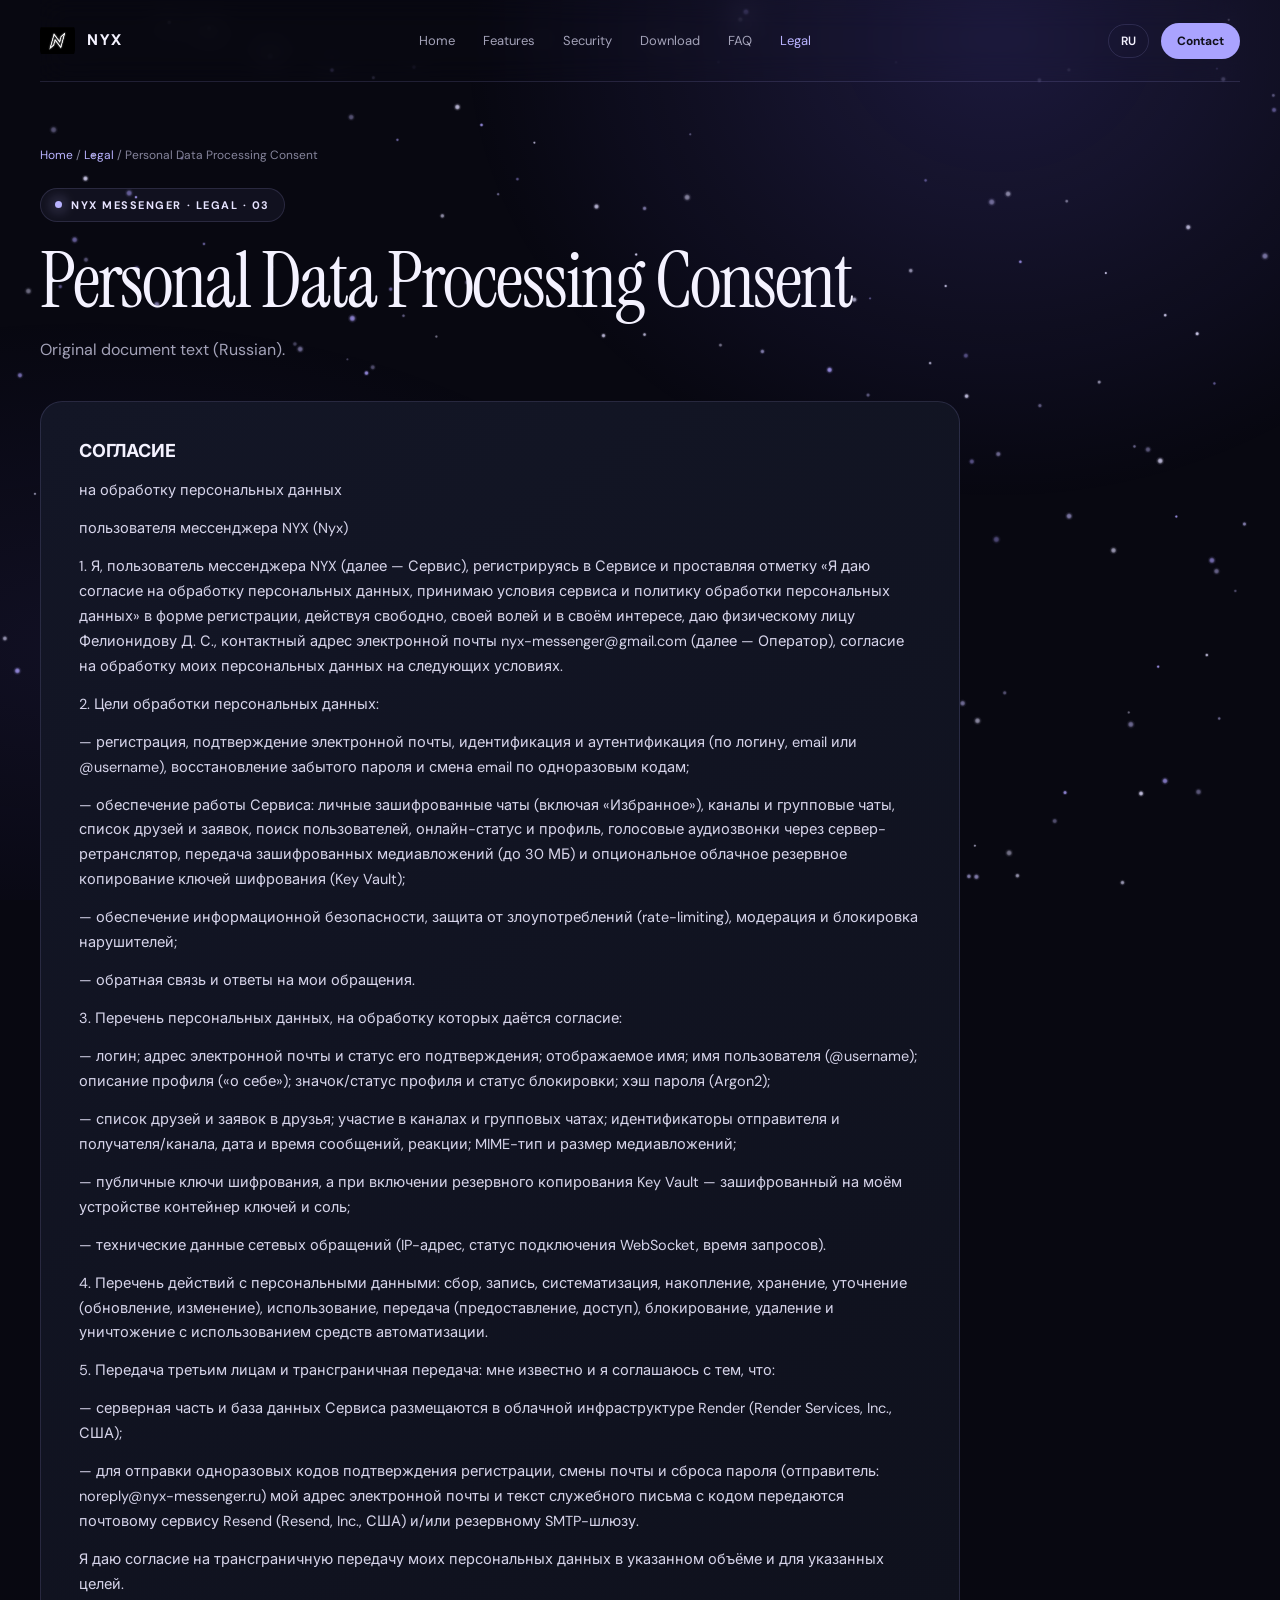
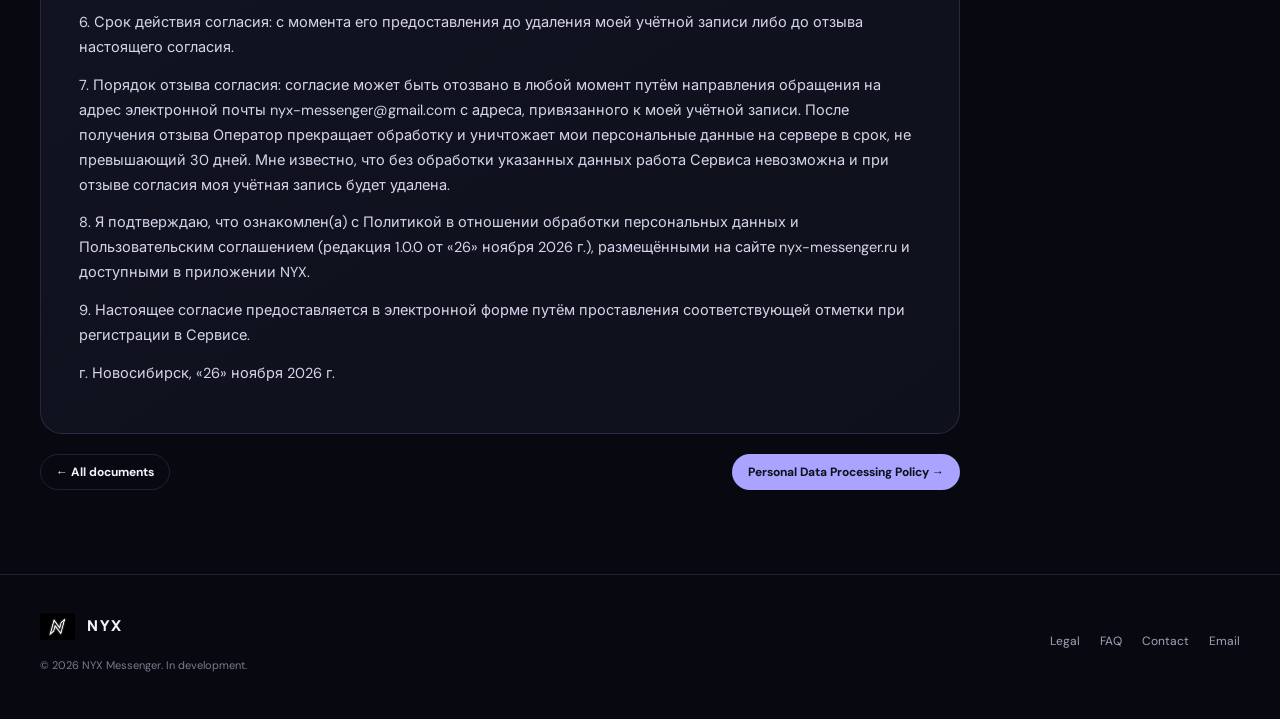
<file: en/legal/consent/index.html>
<!doctype html>
<html lang="en">
<head>
  <meta charset="utf-8">
  <meta name="viewport" content="width=device-width,initial-scale=1,viewport-fit=cover">
  <meta name="color-scheme" content="dark">
  <meta name="theme-color" content="#080811">
  <meta name="description" content="Personal Data Processing Consent — NYX Messenger">
  <meta property="og:type" content="website">
  <meta property="og:site_name" content="NYX Messenger">
  <meta property="og:title" content="Personal Data Processing Consent — NYX Messenger">
  <meta property="og:description" content="Personal Data Processing Consent — NYX Messenger">
  <meta name="twitter:card" content="summary">
  <link rel="canonical" href="https://nyx-messenger.ru/en/legal/consent/">
  <link rel="alternate" hreflang="ru" href="https://nyx-messenger.ru/ru/legal/consent/">
  <link rel="alternate" hreflang="en" href="https://nyx-messenger.ru/en/legal/consent/">
  <link rel="icon" type="image/png" sizes="32x32" href="/assets/favicon-32.png">
  <link rel="apple-touch-icon" href="/assets/apple-touch-icon.png">
  <title>Personal Data Processing Consent — NYX Messenger</title>
  <link rel="stylesheet" href="/assets/fonts.css">
  <link rel="stylesheet" href="/assets/subpage.css">
</head>
<body>
<canvas id="particles-bg" aria-hidden="true"></canvas>
<header class="wrap nav">
  <a class="brand" href="/en/" aria-label="NYX Messenger"><img src="/assets/nyx-logo.png" alt="NYX"><span>NYX</span></a>
  <button class="menu-toggle" id="menuToggle" type="button" aria-expanded="false" aria-controls="siteNav" aria-label="Open navigation">☰</button>
  <nav class="navlinks" id="siteNav"><a href="/en/">Home</a><a href="/en/#features">Features</a><a href="/en/#security">Security</a><a href="/en/#download">Download</a><a href="/en/faq/">FAQ</a><a href="/en/legal/" class="active">Legal</a></nav>
  <div class="navright">
    <button class="lang" id="lang" type="button" aria-label="Switch language to Russian">RU</button>
    <a class="btn small" href="/en/contact/">Contact</a>
  </div>
</header>
<main>
  <section class="wrap sub-hero">
    <div class="crumb"><a href="/en/">Home</a> / <a href="/en/legal/">Legal</a> / Personal Data Processing Consent</div>
    <div class="badge"><span class="dot" aria-hidden="true"></span><span>NYX MESSENGER · LEGAL · 03</span></div>
    <h1>Personal Data Processing Consent</h1>
    <p class="sub-lead">Original document text (Russian).</p>
  </section>
  <section class="wrap legal-reader-wrap">
    <article class="legal-document"><h2>СОГЛАСИЕ</h2><p>на обработку персональных данных</p><p>пользователя мессенджера NYX (Nyx)</p><p class="legal-clause">1. Я, пользователь мессенджера NYX (далее — Сервис), регистрируясь в Сервисе и проставляя отметку «Я даю согласие на обработку персональных данных, принимаю условия сервиса и политику обработки персональных данных» в форме регистрации, действуя свободно, своей волей и в своём интересе, даю физическому лицу Фелионидову Д. С., контактный адрес электронной почты nyx-messenger@gmail.com (далее — Оператор), согласие на обработку моих персональных данных на следующих условиях.</p><p class="legal-clause">2. Цели обработки персональных данных:</p><p>— регистрация, подтверждение электронной почты, идентификация и аутентификация (по логину, email или @username), восстановление забытого пароля и смена email по одноразовым кодам;</p><p>— обеспечение работы Сервиса: личные зашифрованные чаты (включая «Избранное»), каналы и групповые чаты, список друзей и заявок, поиск пользователей, онлайн-статус и профиль, голосовые аудиозвонки через сервер-ретранслятор, передача зашифрованных медиавложений (до 30 МБ) и опциональное облачное резервное копирование ключей шифрования (Key Vault);</p><p>— обеспечение информационной безопасности, защита от злоупотреблений (rate-limiting), модерация и блокировка нарушителей;</p><p>— обратная связь и ответы на мои обращения.</p><p class="legal-clause">3. Перечень персональных данных, на обработку которых даётся согласие:</p><p>— логин; адрес электронной почты и статус его подтверждения; отображаемое имя; имя пользователя (@username); описание профиля («о себе»); значок/статус профиля и статус блокировки; хэш пароля (Argon2);</p><p>— список друзей и заявок в друзья; участие в каналах и групповых чатах; идентификаторы отправителя и получателя/канала, дата и время сообщений, реакции; MIME-тип и размер медиавложений;</p><p>— публичные ключи шифрования, а при включении резервного копирования Key Vault — зашифрованный на моём устройстве контейнер ключей и соль;</p><p>— технические данные сетевых обращений (IP-адрес, статус подключения WebSocket, время запросов).</p><p class="legal-clause">4. Перечень действий с персональными данными: сбор, запись, систематизация, накопление, хранение, уточнение (обновление, изменение), использование, передача (предоставление, доступ), блокирование, удаление и уничтожение с использованием средств автоматизации.</p><p class="legal-clause">5. Передача третьим лицам и трансграничная передача: мне известно и я соглашаюсь с тем, что:</p><p>— серверная часть и база данных Сервиса размещаются в облачной инфраструктуре Render (Render Services, Inc., США);</p><p>— для отправки одноразовых кодов подтверждения регистрации, смены почты и сброса пароля (отправитель: noreply@nyx-messenger.ru) мой адрес электронной почты и текст служебного письма с кодом передаются почтовому сервису Resend (Resend, Inc., США) и/или резервному SMTP-шлюзу.</p><p>Я даю согласие на трансграничную передачу моих персональных данных в указанном объёме и для указанных целей.</p><p class="legal-clause">6. Срок действия согласия: с момента его предоставления до удаления моей учётной записи либо до отзыва настоящего согласия.</p><p class="legal-clause">7. Порядок отзыва согласия: согласие может быть отозвано в любой момент путём направления обращения на адрес электронной почты nyx-messenger@gmail.com с адреса, привязанного к моей учётной записи. После получения отзыва Оператор прекращает обработку и уничтожает мои персональные данные на сервере в срок, не превышающий 30 дней. Мне известно, что без обработки указанных данных работа Сервиса невозможна и при отзыве согласия моя учётная запись будет удалена.</p><p class="legal-clause">8. Я подтверждаю, что ознакомлен(а) с Политикой в отношении обработки персональных данных и Пользовательским соглашением (редакция 1.0.0 от «26» ноября 2026 г.), размещёнными на сайте nyx-messenger.ru и доступными в приложении NYX.</p><p class="legal-clause">9. Настоящее согласие предоставляется в электронной форме путём проставления соответствующей отметки при регистрации в Сервисе.</p><p>г. Новосибирск, «26» ноября 2026 г.</p></article>
    <div class="legal-nav">
      <a class="btn ghost small" href="/en/legal/">← All documents</a>
      <a class="btn small" href="/en/legal/policy/">Personal Data Processing Policy →</a>
    </div>
  </section>
</main>
<footer>
  <div class="wrap foot">
    <div>
      <a class="brand" href="/en/"><img src="/assets/nyx-logo.png" alt=""><span>NYX</span></a>
      <p style="margin-top:12px">© 2026 NYX Messenger. In development.</p>
    </div>
    <div class="footlinks"><a href="/en/legal/">Legal</a><a href="/en/faq/">FAQ</a><a href="/en/contact/">Contact</a><a href="mailto:nyx.messenger@gmail.com">Email</a></div>
  </div>
</footer>
<script src="/assets/subpage.js"></script>

<!-- Yandex.Metrika counter -->
<script type="text/javascript">
    (function(m,e,t,r,i,k,a){
        m[i]=m[i]||function(){(m[i].a=m[i].a||[]).push(arguments)};
        m[i].l=1*new Date();
        for (var j = 0; j < document.scripts.length; j++) {if (document.scripts[j].src === r) { return; }}
        k=e.createElement(t),a=e.getElementsByTagName(t)[0],k.async=1,k.src=r,a.parentNode.insertBefore(k,a)
    })(window, document,'script','https://mc.yandex.ru/metrika/tag.js?id=114719978', 'ym');

    ym(114719978, 'init', {ssr:true, webvisor:true, clickmap:true, ecommerce:"dataLayer", referrer: document.referrer, url: location.href, accurateTrackBounce:true, trackLinks:true});
</script>
<noscript><div><img src="https://mc.yandex.ru/watch/114719978" style="position:absolute; left:-9999px;" alt="" /></div></noscript>
<!-- /Yandex.Metrika counter -->
</body>
</html>
</file>
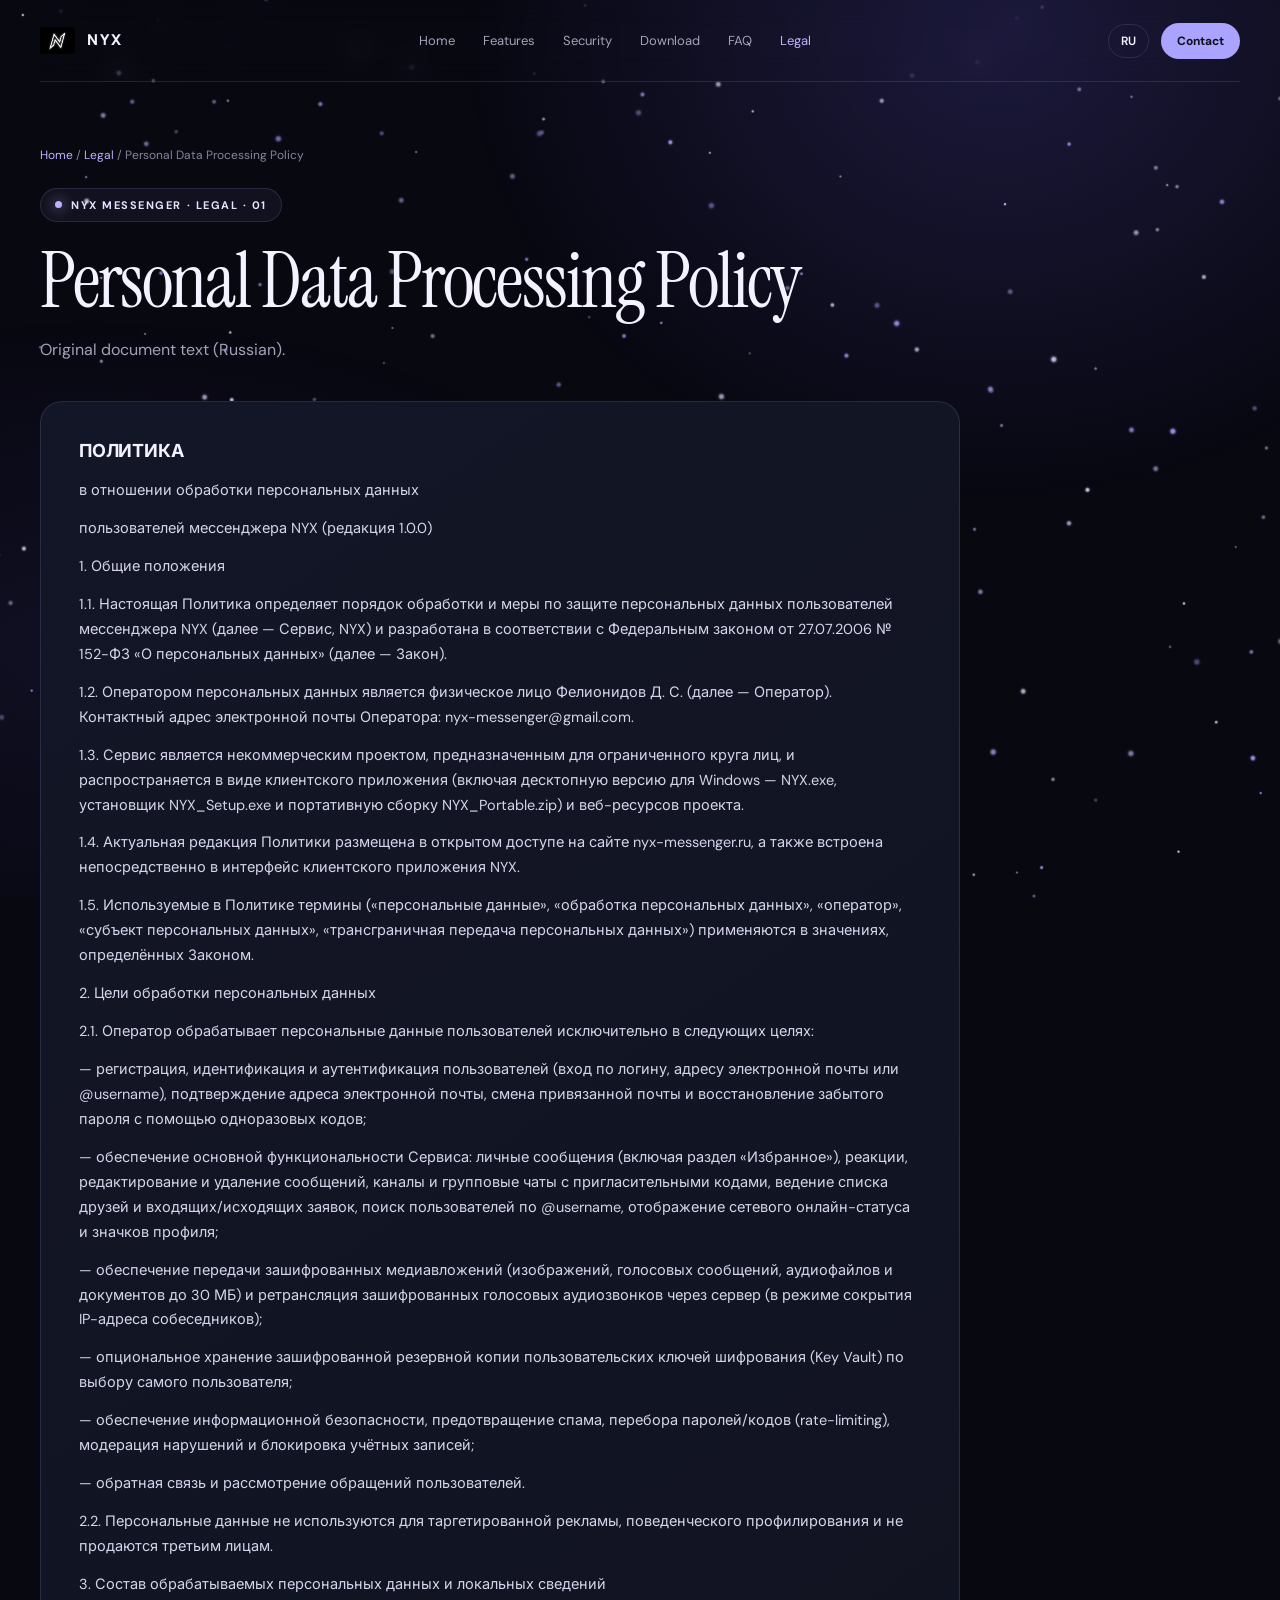
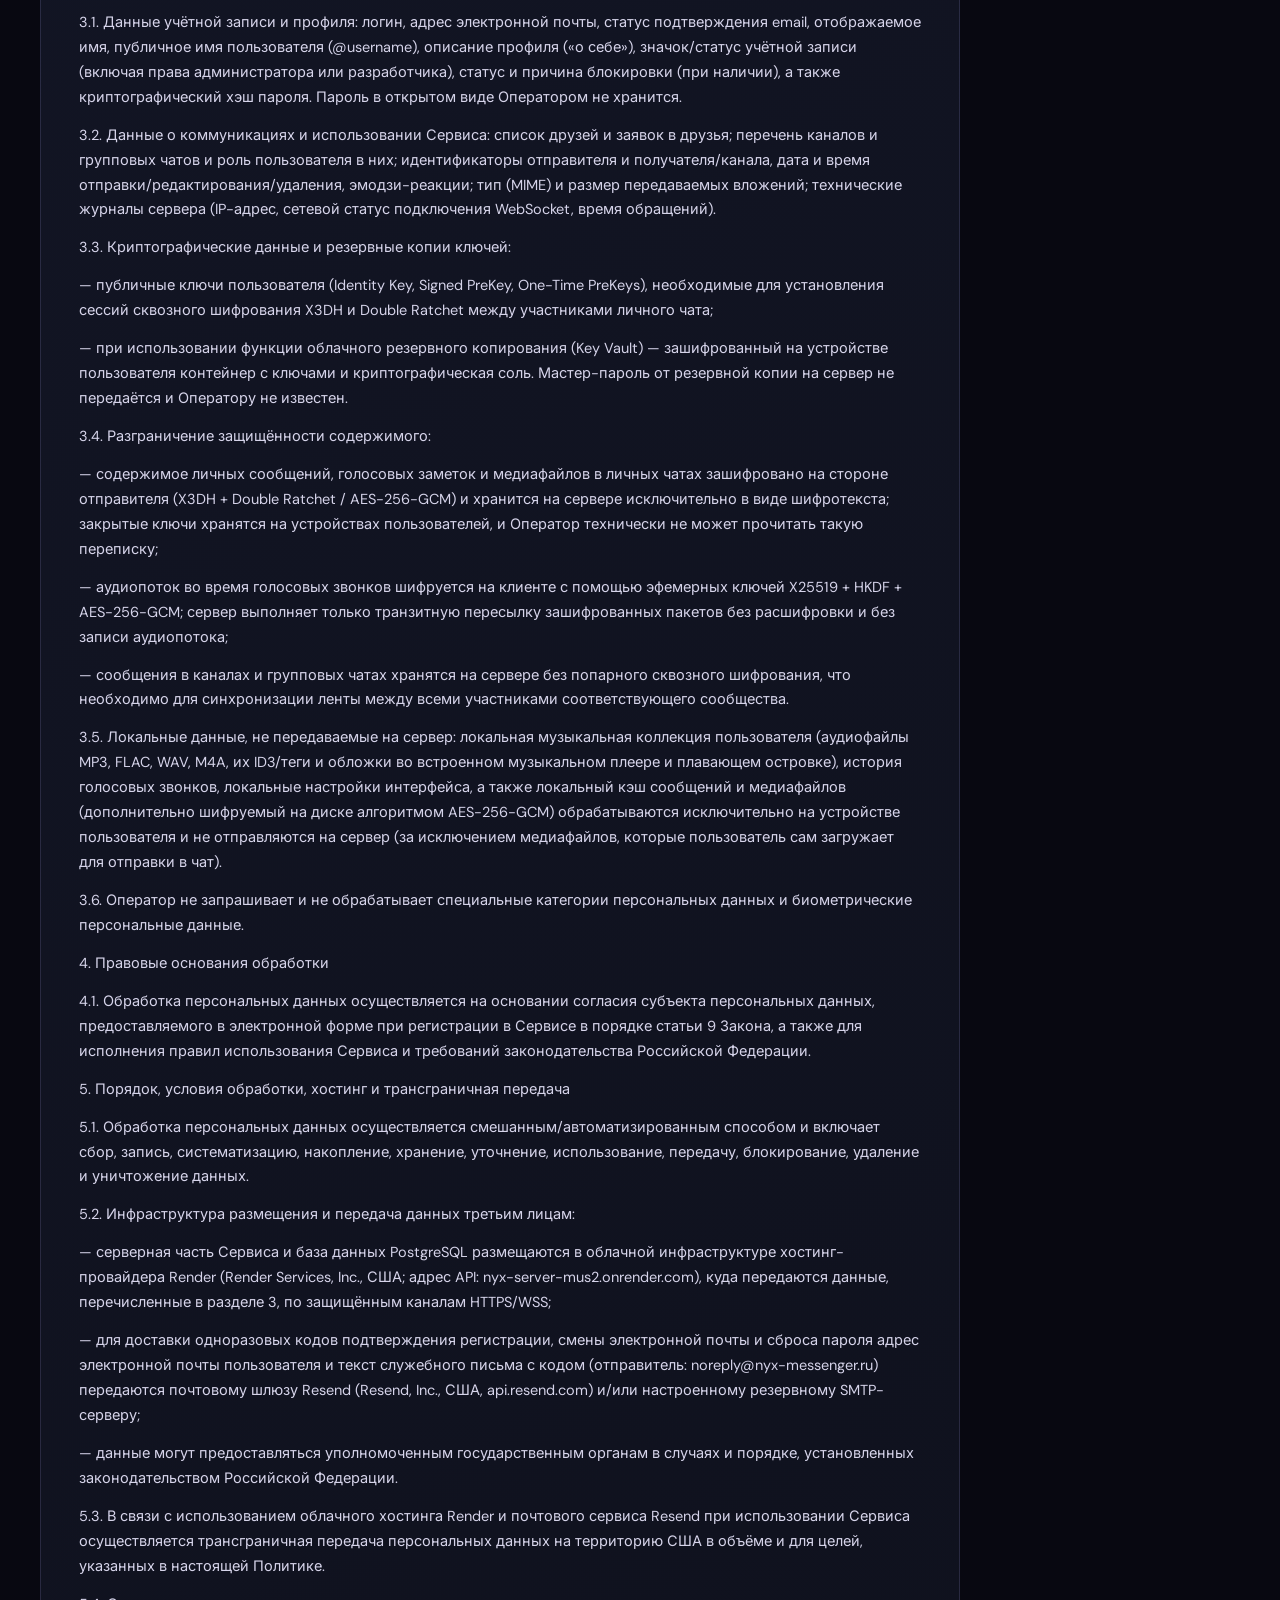
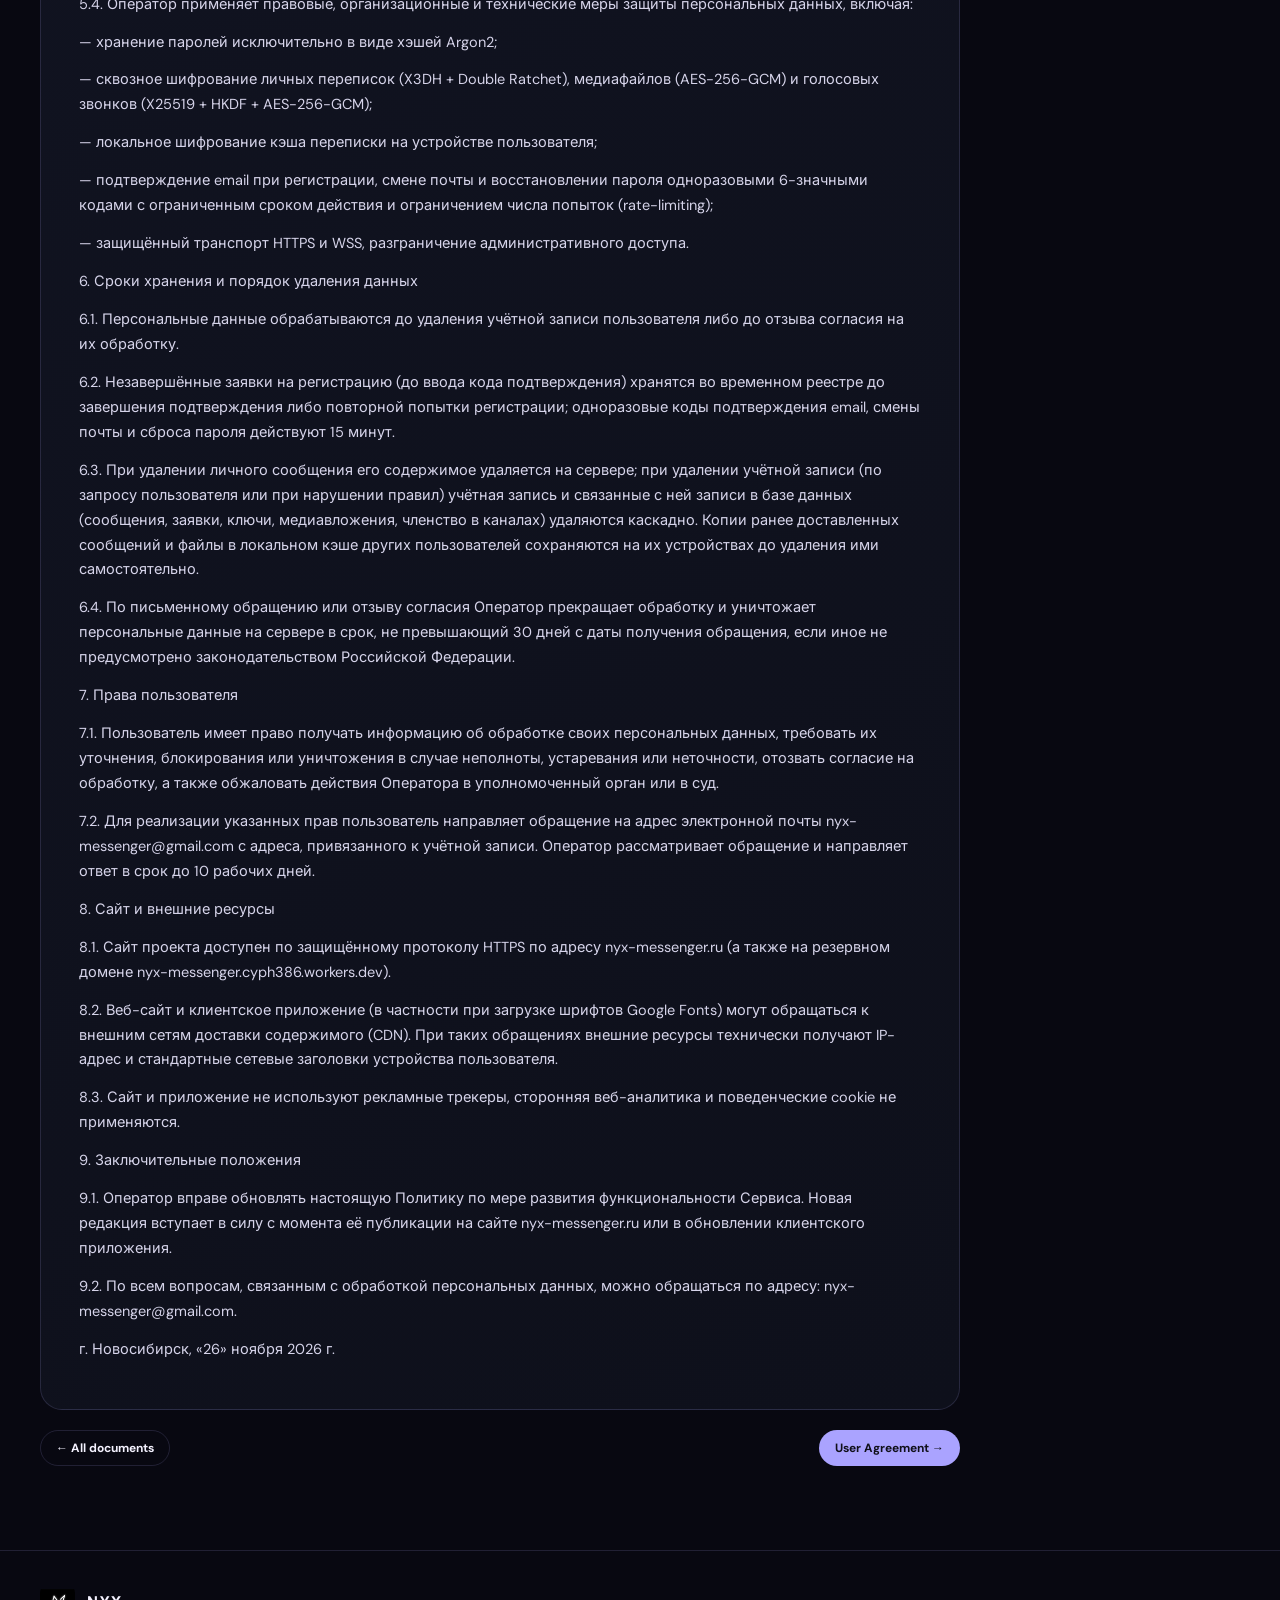
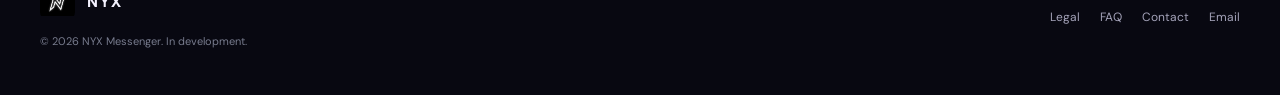
<file: en/legal/policy/index.html>
<!doctype html>
<html lang="en">
<head>
  <meta charset="utf-8">
  <meta name="viewport" content="width=device-width,initial-scale=1,viewport-fit=cover">
  <meta name="color-scheme" content="dark">
  <meta name="theme-color" content="#080811">
  <meta name="description" content="Personal Data Processing Policy — NYX Messenger">
  <meta property="og:type" content="website">
  <meta property="og:site_name" content="NYX Messenger">
  <meta property="og:title" content="Personal Data Processing Policy — NYX Messenger">
  <meta property="og:description" content="Personal Data Processing Policy — NYX Messenger">
  <meta name="twitter:card" content="summary">
  <link rel="canonical" href="https://nyx-messenger.ru/en/legal/policy/">
  <link rel="alternate" hreflang="ru" href="https://nyx-messenger.ru/ru/legal/policy/">
  <link rel="alternate" hreflang="en" href="https://nyx-messenger.ru/en/legal/policy/">
  <link rel="icon" type="image/png" sizes="32x32" href="/assets/favicon-32.png">
  <link rel="apple-touch-icon" href="/assets/apple-touch-icon.png">
  <title>Personal Data Processing Policy — NYX Messenger</title>
  <link rel="stylesheet" href="/assets/fonts.css">
  <link rel="stylesheet" href="/assets/subpage.css">
</head>
<body>
<canvas id="particles-bg" aria-hidden="true"></canvas>
<header class="wrap nav">
  <a class="brand" href="/en/" aria-label="NYX Messenger"><img src="/assets/nyx-logo.png" alt="NYX"><span>NYX</span></a>
  <button class="menu-toggle" id="menuToggle" type="button" aria-expanded="false" aria-controls="siteNav" aria-label="Open navigation">☰</button>
  <nav class="navlinks" id="siteNav"><a href="/en/">Home</a><a href="/en/#features">Features</a><a href="/en/#security">Security</a><a href="/en/#download">Download</a><a href="/en/faq/">FAQ</a><a href="/en/legal/" class="active">Legal</a></nav>
  <div class="navright">
    <button class="lang" id="lang" type="button" aria-label="Switch language to Russian">RU</button>
    <a class="btn small" href="/en/contact/">Contact</a>
  </div>
</header>
<main>
  <section class="wrap sub-hero">
    <div class="crumb"><a href="/en/">Home</a> / <a href="/en/legal/">Legal</a> / Personal Data Processing Policy</div>
    <div class="badge"><span class="dot" aria-hidden="true"></span><span>NYX MESSENGER · LEGAL · 01</span></div>
    <h1>Personal Data Processing Policy</h1>
    <p class="sub-lead">Original document text (Russian).</p>
  </section>
  <section class="wrap legal-reader-wrap">
    <article class="legal-document"><h2>ПОЛИТИКА</h2><p>в отношении обработки персональных данных</p><p>пользователей мессенджера NYX (редакция 1.0.0)</p><p class="legal-clause">1. Общие положения</p><p class="legal-clause">1.1. Настоящая Политика определяет порядок обработки и меры по защите персональных данных пользователей мессенджера NYX (далее — Сервис, NYX) и разработана в соответствии с Федеральным законом от 27.07.2006 № 152-ФЗ «О персональных данных» (далее — Закон).</p><p class="legal-clause">1.2. Оператором персональных данных является физическое лицо Фелионидов Д. С. (далее — Оператор). Контактный адрес электронной почты Оператора: nyx-messenger@gmail.com.</p><p class="legal-clause">1.3. Сервис является некоммерческим проектом, предназначенным для ограниченного круга лиц, и распространяется в виде клиентского приложения (включая десктопную версию для Windows — NYX.exe, установщик NYX_Setup.exe и портативную сборку NYX_Portable.zip) и веб-ресурсов проекта.</p><p class="legal-clause">1.4. Актуальная редакция Политики размещена в открытом доступе на сайте nyx-messenger.ru, а также встроена непосредственно в интерфейс клиентского приложения NYX.</p><p class="legal-clause">1.5. Используемые в Политике термины («персональные данные», «обработка персональных данных», «оператор», «субъект персональных данных», «трансграничная передача персональных данных») применяются в значениях, определённых Законом.</p><p class="legal-clause">2. Цели обработки персональных данных</p><p class="legal-clause">2.1. Оператор обрабатывает персональные данные пользователей исключительно в следующих целях:</p><p>— регистрация, идентификация и аутентификация пользователей (вход по логину, адресу электронной почты или @username), подтверждение адреса электронной почты, смена привязанной почты и восстановление забытого пароля с помощью одноразовых кодов;</p><p>— обеспечение основной функциональности Сервиса: личные сообщения (включая раздел «Избранное»), реакции, редактирование и удаление сообщений, каналы и групповые чаты с пригласительными кодами, ведение списка друзей и входящих/исходящих заявок, поиск пользователей по @username, отображение сетевого онлайн-статуса и значков профиля;</p><p>— обеспечение передачи зашифрованных медиавложений (изображений, голосовых сообщений, аудиофайлов и документов до 30 МБ) и ретрансляция зашифрованных голосовых аудиозвонков через сервер (в режиме сокрытия IP-адреса собеседников);</p><p>— опциональное хранение зашифрованной резервной копии пользовательских ключей шифрования (Key Vault) по выбору самого пользователя;</p><p>— обеспечение информационной безопасности, предотвращение спама, перебора паролей/кодов (rate-limiting), модерация нарушений и блокировка учётных записей;</p><p>— обратная связь и рассмотрение обращений пользователей.</p><p class="legal-clause">2.2. Персональные данные не используются для таргетированной рекламы, поведенческого профилирования и не продаются третьим лицам.</p><p class="legal-clause">3. Состав обрабатываемых персональных данных и локальных сведений</p><p class="legal-clause">3.1. Данные учётной записи и профиля: логин, адрес электронной почты, статус подтверждения email, отображаемое имя, публичное имя пользователя (@username), описание профиля («о себе»), значок/статус учётной записи (включая права администратора или разработчика), статус и причина блокировки (при наличии), а также криптографический хэш пароля. Пароль в открытом виде Оператором не хранится.</p><p class="legal-clause">3.2. Данные о коммуникациях и использовании Сервиса: список друзей и заявок в друзья; перечень каналов и групповых чатов и роль пользователя в них; идентификаторы отправителя и получателя/канала, дата и время отправки/редактирования/удаления, эмодзи-реакции; тип (MIME) и размер передаваемых вложений; технические журналы сервера (IP-адрес, сетевой статус подключения WebSocket, время обращений).</p><p class="legal-clause">3.3. Криптографические данные и резервные копии ключей:</p><p>— публичные ключи пользователя (Identity Key, Signed PreKey, One-Time PreKeys), необходимые для установления сессий сквозного шифрования X3DH и Double Ratchet между участниками личного чата;</p><p>— при использовании функции облачного резервного копирования (Key Vault) — зашифрованный на устройстве пользователя контейнер с ключами и криптографическая соль. Мастер-пароль от резервной копии на сервер не передаётся и Оператору не известен.</p><p class="legal-clause">3.4. Разграничение защищённости содержимого:</p><p>— содержимое личных сообщений, голосовых заметок и медиафайлов в личных чатах зашифровано на стороне отправителя (X3DH + Double Ratchet / AES-256-GCM) и хранится на сервере исключительно в виде шифротекста; закрытые ключи хранятся на устройствах пользователей, и Оператор технически не может прочитать такую переписку;</p><p>— аудиопоток во время голосовых звонков шифруется на клиенте с помощью эфемерных ключей X25519 + HKDF + AES-256-GCM; сервер выполняет только транзитную пересылку зашифрованных пакетов без расшифровки и без записи аудиопотока;</p><p>— сообщения в каналах и групповых чатах хранятся на сервере без попарного сквозного шифрования, что необходимо для синхронизации ленты между всеми участниками соответствующего сообщества.</p><p class="legal-clause">3.5. Локальные данные, не передаваемые на сервер: локальная музыкальная коллекция пользователя (аудиофайлы MP3, FLAC, WAV, M4A, их ID3/теги и обложки во встроенном музыкальном плеере и плавающем островке), история голосовых звонков, локальные настройки интерфейса, а также локальный кэш сообщений и медиафайлов (дополнительно шифруемый на диске алгоритмом AES-256-GCM) обрабатываются исключительно на устройстве пользователя и не отправляются на сервер (за исключением медиафайлов, которые пользователь сам загружает для отправки в чат).</p><p class="legal-clause">3.6. Оператор не запрашивает и не обрабатывает специальные категории персональных данных и биометрические персональные данные.</p><p class="legal-clause">4. Правовые основания обработки</p><p class="legal-clause">4.1. Обработка персональных данных осуществляется на основании согласия субъекта персональных данных, предоставляемого в электронной форме при регистрации в Сервисе в порядке статьи 9 Закона, а также для исполнения правил использования Сервиса и требований законодательства Российской Федерации.</p><p class="legal-clause">5. Порядок, условия обработки, хостинг и трансграничная передача</p><p class="legal-clause">5.1. Обработка персональных данных осуществляется смешанным/автоматизированным способом и включает сбор, запись, систематизацию, накопление, хранение, уточнение, использование, передачу, блокирование, удаление и уничтожение данных.</p><p class="legal-clause">5.2. Инфраструктура размещения и передача данных третьим лицам:</p><p>— серверная часть Сервиса и база данных PostgreSQL размещаются в облачной инфраструктуре хостинг-провайдера Render (Render Services, Inc., США; адрес API: nyx-server-mus2.onrender.com), куда передаются данные, перечисленные в разделе 3, по защищённым каналам HTTPS/WSS;</p><p>— для доставки одноразовых кодов подтверждения регистрации, смены электронной почты и сброса пароля адрес электронной почты пользователя и текст служебного письма с кодом (отправитель: noreply@nyx-messenger.ru) передаются почтовому шлюзу Resend (Resend, Inc., США, api.resend.com) и/или настроенному резервному SMTP-серверу;</p><p>— данные могут предоставляться уполномоченным государственным органам в случаях и порядке, установленных законодательством Российской Федерации.</p><p class="legal-clause">5.3. В связи с использованием облачного хостинга Render и почтового сервиса Resend при использовании Сервиса осуществляется трансграничная передача персональных данных на территорию США в объёме и для целей, указанных в настоящей Политике.</p><p class="legal-clause">5.4. Оператор применяет правовые, организационные и технические меры защиты персональных данных, включая:</p><p>— хранение паролей исключительно в виде хэшей Argon2;</p><p>— сквозное шифрование личных переписок (X3DH + Double Ratchet), медиафайлов (AES-256-GCM) и голосовых звонков (X25519 + HKDF + AES-256-GCM);</p><p>— локальное шифрование кэша переписки на устройстве пользователя;</p><p>— подтверждение email при регистрации, смене почты и восстановлении пароля одноразовыми 6-значными кодами с ограниченным сроком действия и ограничением числа попыток (rate-limiting);</p><p>— защищённый транспорт HTTPS и WSS, разграничение административного доступа.</p><p class="legal-clause">6. Сроки хранения и порядок удаления данных</p><p class="legal-clause">6.1. Персональные данные обрабатываются до удаления учётной записи пользователя либо до отзыва согласия на их обработку.</p><p class="legal-clause">6.2. Незавершённые заявки на регистрацию (до ввода кода подтверждения) хранятся во временном реестре до завершения подтверждения либо повторной попытки регистрации; одноразовые коды подтверждения email, смены почты и сброса пароля действуют 15 минут.</p><p class="legal-clause">6.3. При удалении личного сообщения его содержимое удаляется на сервере; при удалении учётной записи (по запросу пользователя или при нарушении правил) учётная запись и связанные с ней записи в базе данных (сообщения, заявки, ключи, медиавложения, членство в каналах) удаляются каскадно. Копии ранее доставленных сообщений и файлы в локальном кэше других пользователей сохраняются на их устройствах до удаления ими самостоятельно.</p><p class="legal-clause">6.4. По письменному обращению или отзыву согласия Оператор прекращает обработку и уничтожает персональные данные на сервере в срок, не превышающий 30 дней с даты получения обращения, если иное не предусмотрено законодательством Российской Федерации.</p><p class="legal-clause">7. Права пользователя</p><p class="legal-clause">7.1. Пользователь имеет право получать информацию об обработке своих персональных данных, требовать их уточнения, блокирования или уничтожения в случае неполноты, устаревания или неточности, отозвать согласие на обработку, а также обжаловать действия Оператора в уполномоченный орган или в суд.</p><p class="legal-clause">7.2. Для реализации указанных прав пользователь направляет обращение на адрес электронной почты nyx-messenger@gmail.com с адреса, привязанного к учётной записи. Оператор рассматривает обращение и направляет ответ в срок до 10 рабочих дней.</p><p class="legal-clause">8. Сайт и внешние ресурсы</p><p class="legal-clause">8.1. Сайт проекта доступен по защищённому протоколу HTTPS по адресу nyx-messenger.ru (а также на резервном домене nyx-messenger.cyph386.workers.dev).</p><p class="legal-clause">8.2. Веб-сайт и клиентское приложение (в частности при загрузке шрифтов Google Fonts) могут обращаться к внешним сетям доставки содержимого (CDN). При таких обращениях внешние ресурсы технически получают IP-адрес и стандартные сетевые заголовки устройства пользователя.</p><p class="legal-clause">8.3. Сайт и приложение не используют рекламные трекеры, сторонняя веб-аналитика и поведенческие cookie не применяются.</p><p class="legal-clause">9. Заключительные положения</p><p class="legal-clause">9.1. Оператор вправе обновлять настоящую Политику по мере развития функциональности Сервиса. Новая редакция вступает в силу с момента её публикации на сайте nyx-messenger.ru или в обновлении клиентского приложения.</p><p class="legal-clause">9.2. По всем вопросам, связанным с обработкой персональных данных, можно обращаться по адресу: nyx-messenger@gmail.com.</p><p>г. Новосибирск, «26» ноября 2026 г.</p></article>
    <div class="legal-nav">
      <a class="btn ghost small" href="/en/legal/">← All documents</a>
      <a class="btn small" href="/en/legal/agreement/">User Agreement →</a>
    </div>
  </section>
</main>
<footer>
  <div class="wrap foot">
    <div>
      <a class="brand" href="/en/"><img src="/assets/nyx-logo.png" alt=""><span>NYX</span></a>
      <p style="margin-top:12px">© 2026 NYX Messenger. In development.</p>
    </div>
    <div class="footlinks"><a href="/en/legal/">Legal</a><a href="/en/faq/">FAQ</a><a href="/en/contact/">Contact</a><a href="mailto:nyx.messenger@gmail.com">Email</a></div>
  </div>
</footer>
<script src="/assets/subpage.js"></script>

<!-- Yandex.Metrika counter -->
<script type="text/javascript">
    (function(m,e,t,r,i,k,a){
        m[i]=m[i]||function(){(m[i].a=m[i].a||[]).push(arguments)};
        m[i].l=1*new Date();
        for (var j = 0; j < document.scripts.length; j++) {if (document.scripts[j].src === r) { return; }}
        k=e.createElement(t),a=e.getElementsByTagName(t)[0],k.async=1,k.src=r,a.parentNode.insertBefore(k,a)
    })(window, document,'script','https://mc.yandex.ru/metrika/tag.js?id=114719978', 'ym');

    ym(114719978, 'init', {ssr:true, webvisor:true, clickmap:true, ecommerce:"dataLayer", referrer: document.referrer, url: location.href, accurateTrackBounce:true, trackLinks:true});
</script>
<noscript><div><img src="https://mc.yandex.ru/watch/114719978" style="position:absolute; left:-9999px;" alt="" /></div></noscript>
<!-- /Yandex.Metrika counter -->
</body>
</html>
</file>
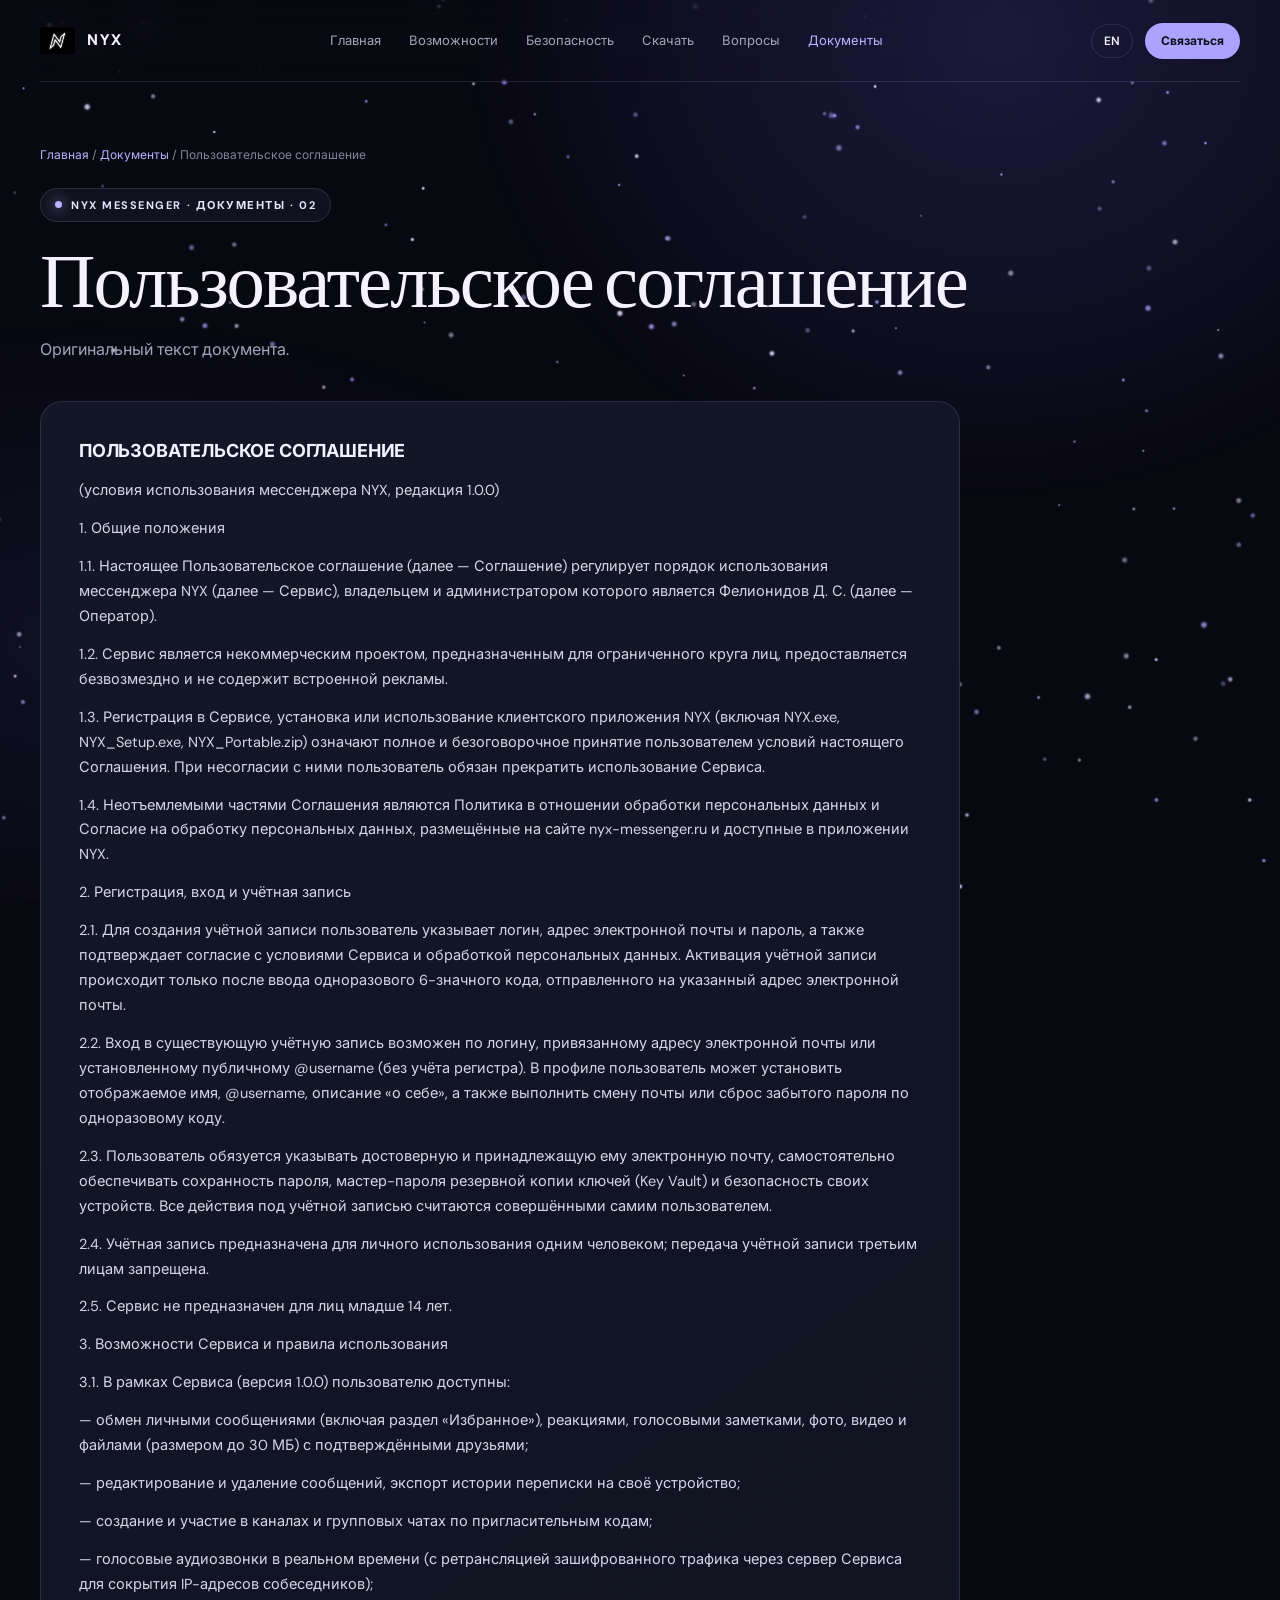
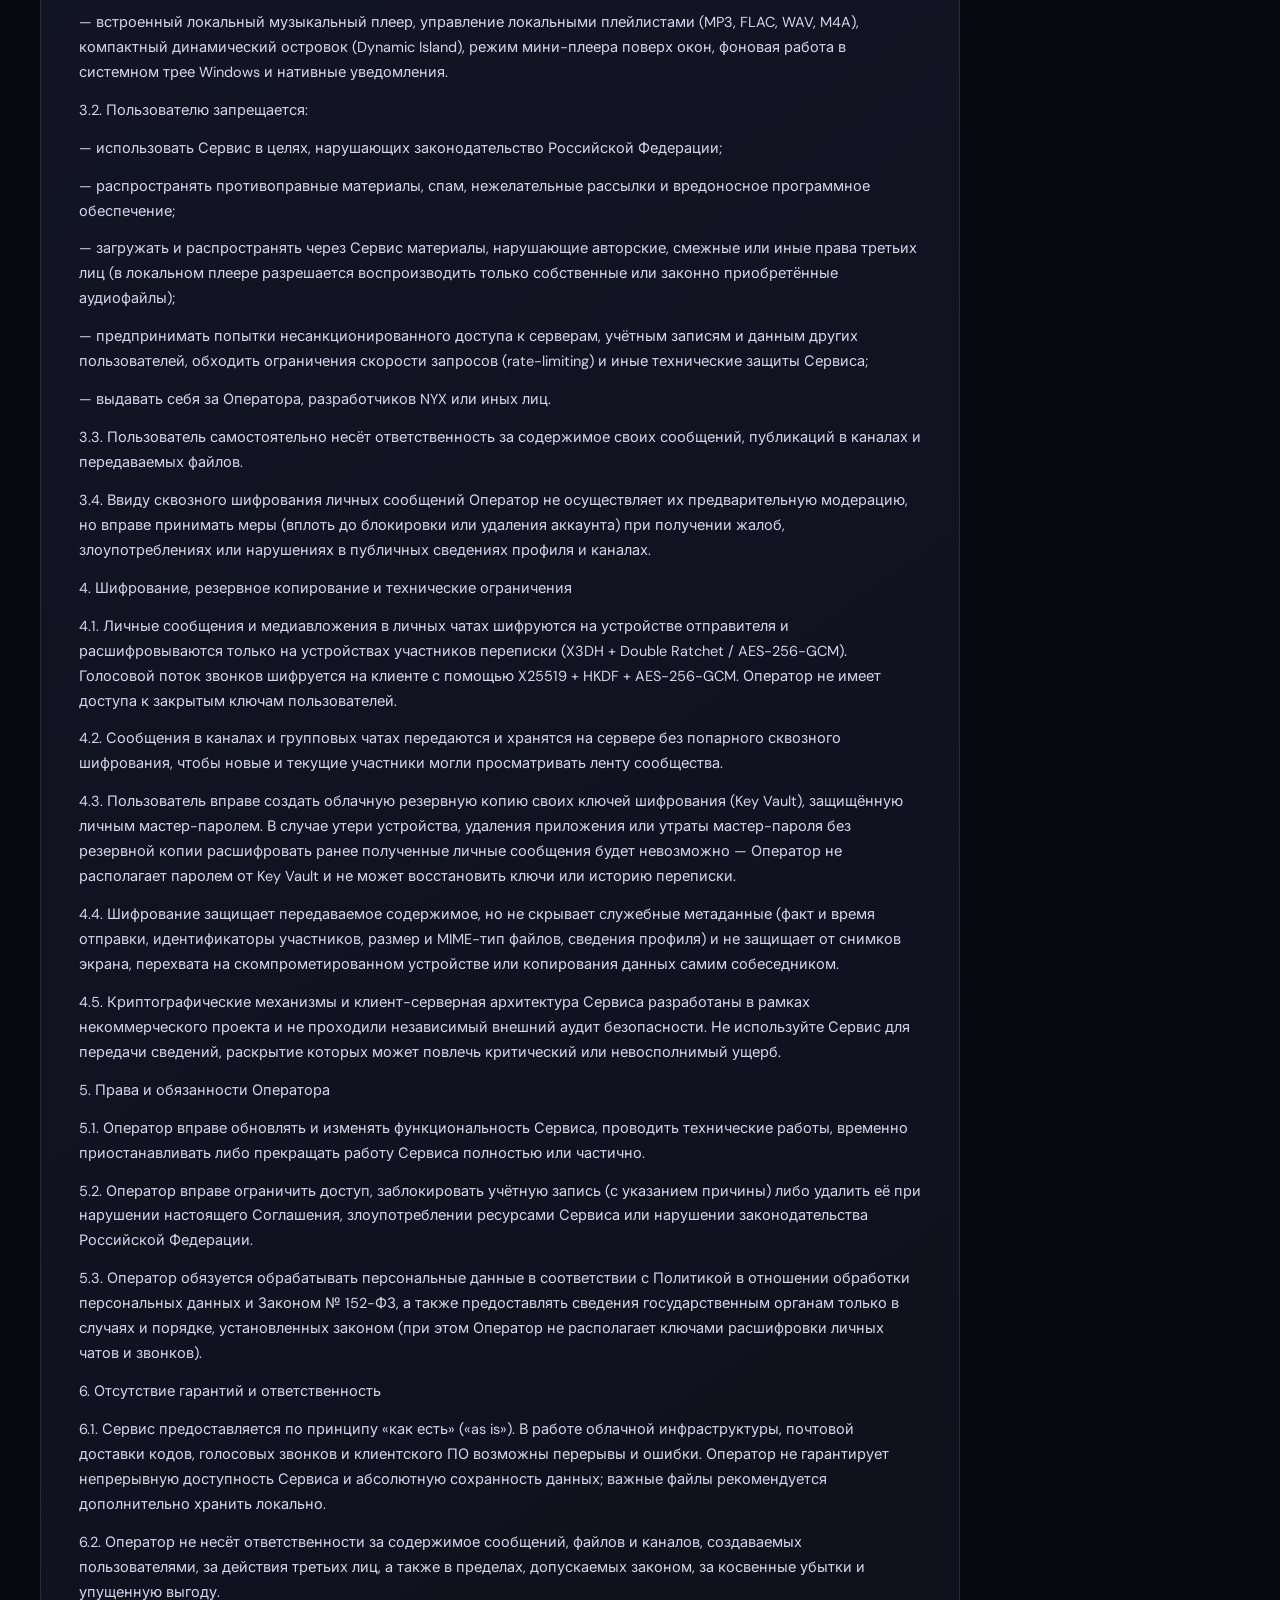
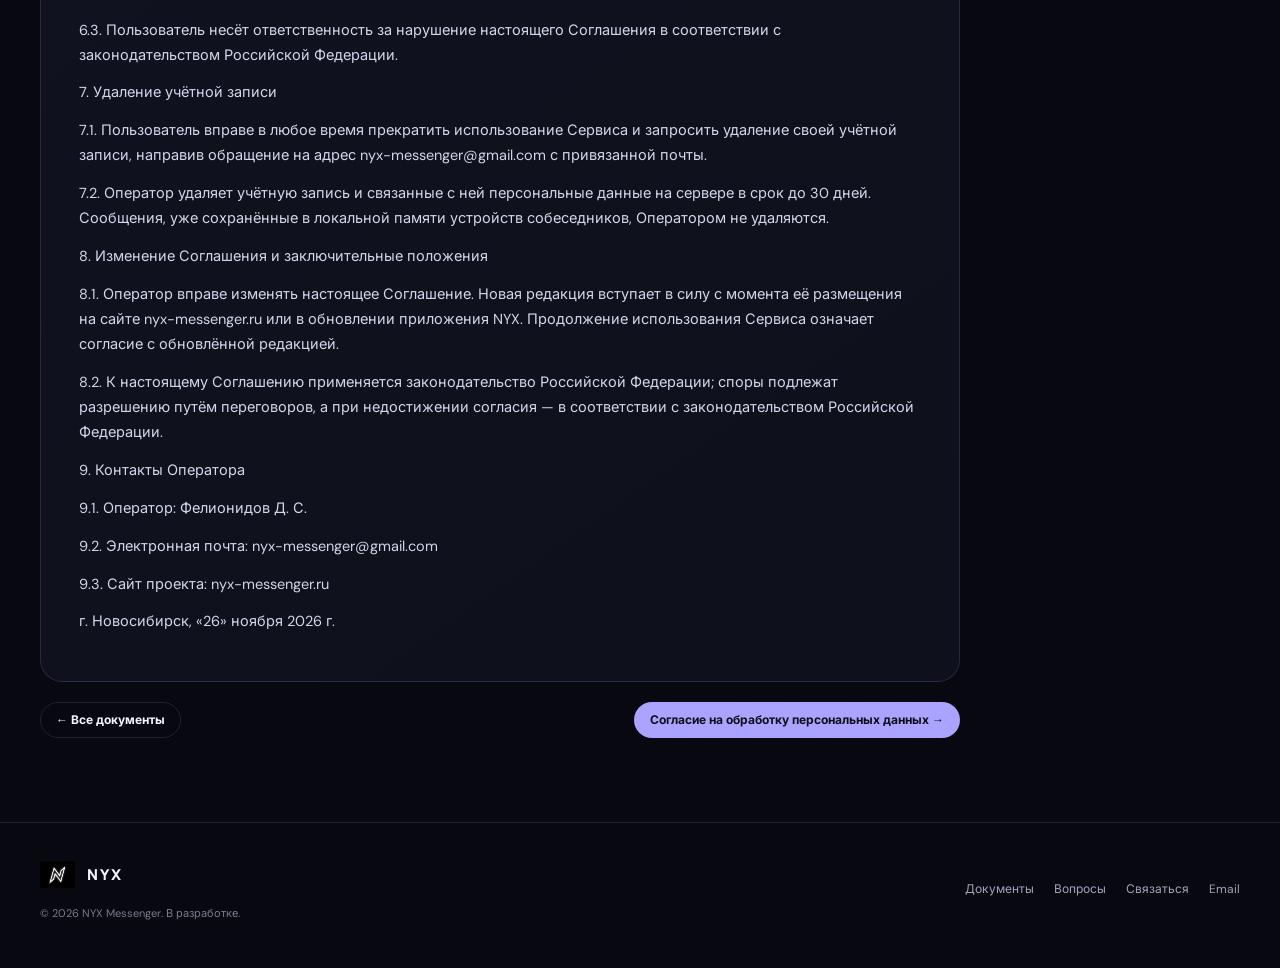
<file: ru/legal/agreement/index.html>
<!doctype html>
<html lang="ru">
<head>
  <meta charset="utf-8">
  <meta name="viewport" content="width=device-width,initial-scale=1,viewport-fit=cover">
  <meta name="color-scheme" content="dark">
  <meta name="theme-color" content="#080811">
  <meta name="description" content="Пользовательское соглашение — NYX Messenger">
  <meta property="og:type" content="website">
  <meta property="og:site_name" content="NYX Messenger">
  <meta property="og:title" content="Пользовательское соглашение — NYX Messenger">
  <meta property="og:description" content="Пользовательское соглашение — NYX Messenger">
  <meta name="twitter:card" content="summary">
  <link rel="canonical" href="https://nyx-messenger.ru/ru/legal/agreement/">
  <link rel="alternate" hreflang="ru" href="https://nyx-messenger.ru/ru/legal/agreement/">
  <link rel="alternate" hreflang="en" href="https://nyx-messenger.ru/en/legal/agreement/">
  <link rel="icon" type="image/png" sizes="32x32" href="/assets/favicon-32.png">
  <link rel="apple-touch-icon" href="/assets/apple-touch-icon.png">
  <title>Пользовательское соглашение — NYX Messenger</title>
  <link rel="stylesheet" href="/assets/fonts.css">
  <link rel="stylesheet" href="/assets/subpage.css">
</head>
<body>
<canvas id="particles-bg" aria-hidden="true"></canvas>
<header class="wrap nav">
  <a class="brand" href="/ru/" aria-label="NYX Messenger"><img src="/assets/nyx-logo.png" alt="NYX"><span>NYX</span></a>
  <button class="menu-toggle" id="menuToggle" type="button" aria-expanded="false" aria-controls="siteNav" aria-label="Открыть меню">☰</button>
  <nav class="navlinks" id="siteNav"><a href="/ru/">Главная</a><a href="/ru/#features">Возможности</a><a href="/ru/#security">Безопасность</a><a href="/ru/#download">Скачать</a><a href="/ru/faq/">Вопросы</a><a href="/ru/legal/" class="active">Документы</a></nav>
  <div class="navright">
    <button class="lang" id="lang" type="button" aria-label="Переключить язык на английский">EN</button>
    <a class="btn small" href="/ru/contact/">Связаться</a>
  </div>
</header>
<main>
  <section class="wrap sub-hero">
    <div class="crumb"><a href="/ru/">Главная</a> / <a href="/ru/legal/">Документы</a> / Пользовательское соглашение</div>
    <div class="badge"><span class="dot" aria-hidden="true"></span><span>NYX MESSENGER · ДОКУМЕНТЫ · 02</span></div>
    <h1>Пользовательское соглашение</h1>
    <p class="sub-lead">Оригинальный текст документа.</p>
  </section>
  <section class="wrap legal-reader-wrap">
    <article class="legal-document"><h2>ПОЛЬЗОВАТЕЛЬСКОЕ СОГЛАШЕНИЕ</h2><p>(условия использования мессенджера NYX, редакция 1.0.0)</p><p class="legal-clause">1. Общие положения</p><p class="legal-clause">1.1. Настоящее Пользовательское соглашение (далее — Соглашение) регулирует порядок использования мессенджера NYX (далее — Сервис), владельцем и администратором которого является Фелионидов Д. С. (далее — Оператор).</p><p class="legal-clause">1.2. Сервис является некоммерческим проектом, предназначенным для ограниченного круга лиц, предоставляется безвозмездно и не содержит встроенной рекламы.</p><p class="legal-clause">1.3. Регистрация в Сервисе, установка или использование клиентского приложения NYX (включая NYX.exe, NYX_Setup.exe, NYX_Portable.zip) означают полное и безоговорочное принятие пользователем условий настоящего Соглашения. При несогласии с ними пользователь обязан прекратить использование Сервиса.</p><p class="legal-clause">1.4. Неотъемлемыми частями Соглашения являются Политика в отношении обработки персональных данных и Согласие на обработку персональных данных, размещённые на сайте nyx-messenger.ru и доступные в приложении NYX.</p><p class="legal-clause">2. Регистрация, вход и учётная запись</p><p class="legal-clause">2.1. Для создания учётной записи пользователь указывает логин, адрес электронной почты и пароль, а также подтверждает согласие с условиями Сервиса и обработкой персональных данных. Активация учётной записи происходит только после ввода одноразового 6-значного кода, отправленного на указанный адрес электронной почты.</p><p class="legal-clause">2.2. Вход в существующую учётную запись возможен по логину, привязанному адресу электронной почты или установленному публичному @username (без учёта регистра). В профиле пользователь может установить отображаемое имя, @username, описание «о себе», а также выполнить смену почты или сброс забытого пароля по одноразовому коду.</p><p class="legal-clause">2.3. Пользователь обязуется указывать достоверную и принадлежащую ему электронную почту, самостоятельно обеспечивать сохранность пароля, мастер-пароля резервной копии ключей (Key Vault) и безопасность своих устройств. Все действия под учётной записью считаются совершёнными самим пользователем.</p><p class="legal-clause">2.4. Учётная запись предназначена для личного использования одним человеком; передача учётной записи третьим лицам запрещена.</p><p class="legal-clause">2.5. Сервис не предназначен для лиц младше 14 лет.</p><p class="legal-clause">3. Возможности Сервиса и правила использования</p><p class="legal-clause">3.1. В рамках Сервиса (версия 1.0.0) пользователю доступны:</p><p>— обмен личными сообщениями (включая раздел «Избранное»), реакциями, голосовыми заметками, фото, видео и файлами (размером до 30 МБ) с подтверждёнными друзьями;</p><p>— редактирование и удаление сообщений, экспорт истории переписки на своё устройство;</p><p>— создание и участие в каналах и групповых чатах по пригласительным кодам;</p><p>— голосовые аудиозвонки в реальном времени (с ретрансляцией зашифрованного трафика через сервер Сервиса для сокрытия IP-адресов собеседников);</p><p>— встроенный локальный музыкальный плеер, управление локальными плейлистами (MP3, FLAC, WAV, M4A), компактный динамический островок (Dynamic Island), режим мини-плеера поверх окон, фоновая работа в системном трее Windows и нативные уведомления.</p><p class="legal-clause">3.2. Пользователю запрещается:</p><p>— использовать Сервис в целях, нарушающих законодательство Российской Федерации;</p><p>— распространять противоправные материалы, спам, нежелательные рассылки и вредоносное программное обеспечение;</p><p>— загружать и распространять через Сервис материалы, нарушающие авторские, смежные или иные права третьих лиц (в локальном плеере разрешается воспроизводить только собственные или законно приобретённые аудиофайлы);</p><p>— предпринимать попытки несанкционированного доступа к серверам, учётным записям и данным других пользователей, обходить ограничения скорости запросов (rate-limiting) и иные технические защиты Сервиса;</p><p>— выдавать себя за Оператора, разработчиков NYX или иных лиц.</p><p class="legal-clause">3.3. Пользователь самостоятельно несёт ответственность за содержимое своих сообщений, публикаций в каналах и передаваемых файлов.</p><p class="legal-clause">3.4. Ввиду сквозного шифрования личных сообщений Оператор не осуществляет их предварительную модерацию, но вправе принимать меры (вплоть до блокировки или удаления аккаунта) при получении жалоб, злоупотреблениях или нарушениях в публичных сведениях профиля и каналах.</p><p class="legal-clause">4. Шифрование, резервное копирование и технические ограничения</p><p class="legal-clause">4.1. Личные сообщения и медиавложения в личных чатах шифруются на устройстве отправителя и расшифровываются только на устройствах участников переписки (X3DH + Double Ratchet / AES-256-GCM). Голосовой поток звонков шифруется на клиенте с помощью X25519 + HKDF + AES-256-GCM. Оператор не имеет доступа к закрытым ключам пользователей.</p><p class="legal-clause">4.2. Сообщения в каналах и групповых чатах передаются и хранятся на сервере без попарного сквозного шифрования, чтобы новые и текущие участники могли просматривать ленту сообщества.</p><p class="legal-clause">4.3. Пользователь вправе создать облачную резервную копию своих ключей шифрования (Key Vault), защищённую личным мастер-паролем. В случае утери устройства, удаления приложения или утраты мастер-пароля без резервной копии расшифровать ранее полученные личные сообщения будет невозможно — Оператор не располагает паролем от Key Vault и не может восстановить ключи или историю переписки.</p><p class="legal-clause">4.4. Шифрование защищает передаваемое содержимое, но не скрывает служебные метаданные (факт и время отправки, идентификаторы участников, размер и MIME-тип файлов, сведения профиля) и не защищает от снимков экрана, перехвата на скомпрометированном устройстве или копирования данных самим собеседником.</p><p class="legal-clause">4.5. Криптографические механизмы и клиент-серверная архитектура Сервиса разработаны в рамках некоммерческого проекта и не проходили независимый внешний аудит безопасности. Не используйте Сервис для передачи сведений, раскрытие которых может повлечь критический или невосполнимый ущерб.</p><p class="legal-clause">5. Права и обязанности Оператора</p><p class="legal-clause">5.1. Оператор вправе обновлять и изменять функциональность Сервиса, проводить технические работы, временно приостанавливать либо прекращать работу Сервиса полностью или частично.</p><p class="legal-clause">5.2. Оператор вправе ограничить доступ, заблокировать учётную запись (с указанием причины) либо удалить её при нарушении настоящего Соглашения, злоупотреблении ресурсами Сервиса или нарушении законодательства Российской Федерации.</p><p class="legal-clause">5.3. Оператор обязуется обрабатывать персональные данные в соответствии с Политикой в отношении обработки персональных данных и Законом № 152-ФЗ, а также предоставлять сведения государственным органам только в случаях и порядке, установленных законом (при этом Оператор не располагает ключами расшифровки личных чатов и звонков).</p><p class="legal-clause">6. Отсутствие гарантий и ответственность</p><p class="legal-clause">6.1. Сервис предоставляется по принципу «как есть» («as is»). В работе облачной инфраструктуры, почтовой доставки кодов, голосовых звонков и клиентского ПО возможны перерывы и ошибки. Оператор не гарантирует непрерывную доступность Сервиса и абсолютную сохранность данных; важные файлы рекомендуется дополнительно хранить локально.</p><p class="legal-clause">6.2. Оператор не несёт ответственности за содержимое сообщений, файлов и каналов, создаваемых пользователями, за действия третьих лиц, а также в пределах, допускаемых законом, за косвенные убытки и упущенную выгоду.</p><p class="legal-clause">6.3. Пользователь несёт ответственность за нарушение настоящего Соглашения в соответствии с законодательством Российской Федерации.</p><p class="legal-clause">7. Удаление учётной записи</p><p class="legal-clause">7.1. Пользователь вправе в любое время прекратить использование Сервиса и запросить удаление своей учётной записи, направив обращение на адрес nyx-messenger@gmail.com с привязанной почты.</p><p class="legal-clause">7.2. Оператор удаляет учётную запись и связанные с ней персональные данные на сервере в срок до 30 дней. Сообщения, уже сохранённые в локальной памяти устройств собеседников, Оператором не удаляются.</p><p class="legal-clause">8. Изменение Соглашения и заключительные положения</p><p class="legal-clause">8.1. Оператор вправе изменять настоящее Соглашение. Новая редакция вступает в силу с момента её размещения на сайте nyx-messenger.ru или в обновлении приложения NYX. Продолжение использования Сервиса означает согласие с обновлённой редакцией.</p><p class="legal-clause">8.2. К настоящему Соглашению применяется законодательство Российской Федерации; споры подлежат разрешению путём переговоров, а при недостижении согласия — в соответствии с законодательством Российской Федерации.</p><p class="legal-clause">9. Контакты Оператора</p><p class="legal-clause">9.1. Оператор: Фелионидов Д. С.</p><p class="legal-clause">9.2. Электронная почта: nyx-messenger@gmail.com</p><p class="legal-clause">9.3. Сайт проекта: nyx-messenger.ru</p><p>г. Новосибирск, «26» ноября 2026 г.</p></article>
    <div class="legal-nav">
      <a class="btn ghost small" href="/ru/legal/">← Все документы</a>
      <a class="btn small" href="/ru/legal/consent/">Согласие на обработку персональных данных →</a>
    </div>
  </section>
</main>
<footer>
  <div class="wrap foot">
    <div>
      <a class="brand" href="/ru/"><img src="/assets/nyx-logo.png" alt=""><span>NYX</span></a>
      <p style="margin-top:12px">© 2026 NYX Messenger. В разработке.</p>
    </div>
    <div class="footlinks"><a href="/ru/legal/">Документы</a><a href="/ru/faq/">Вопросы</a><a href="/ru/contact/">Связаться</a><a href="mailto:nyx.messenger@gmail.com">Email</a></div>
  </div>
</footer>
<script src="/assets/subpage.js"></script>

<!-- Yandex.Metrika counter -->
<script type="text/javascript">
    (function(m,e,t,r,i,k,a){
        m[i]=m[i]||function(){(m[i].a=m[i].a||[]).push(arguments)};
        m[i].l=1*new Date();
        for (var j = 0; j < document.scripts.length; j++) {if (document.scripts[j].src === r) { return; }}
        k=e.createElement(t),a=e.getElementsByTagName(t)[0],k.async=1,k.src=r,a.parentNode.insertBefore(k,a)
    })(window, document,'script','https://mc.yandex.ru/metrika/tag.js?id=114719978', 'ym');

    ym(114719978, 'init', {ssr:true, webvisor:true, clickmap:true, ecommerce:"dataLayer", referrer: document.referrer, url: location.href, accurateTrackBounce:true, trackLinks:true});
</script>
<noscript><div><img src="https://mc.yandex.ru/watch/114719978" style="position:absolute; left:-9999px;" alt="" /></div></noscript>
<!-- /Yandex.Metrika counter -->
</body>
</html>
</file>
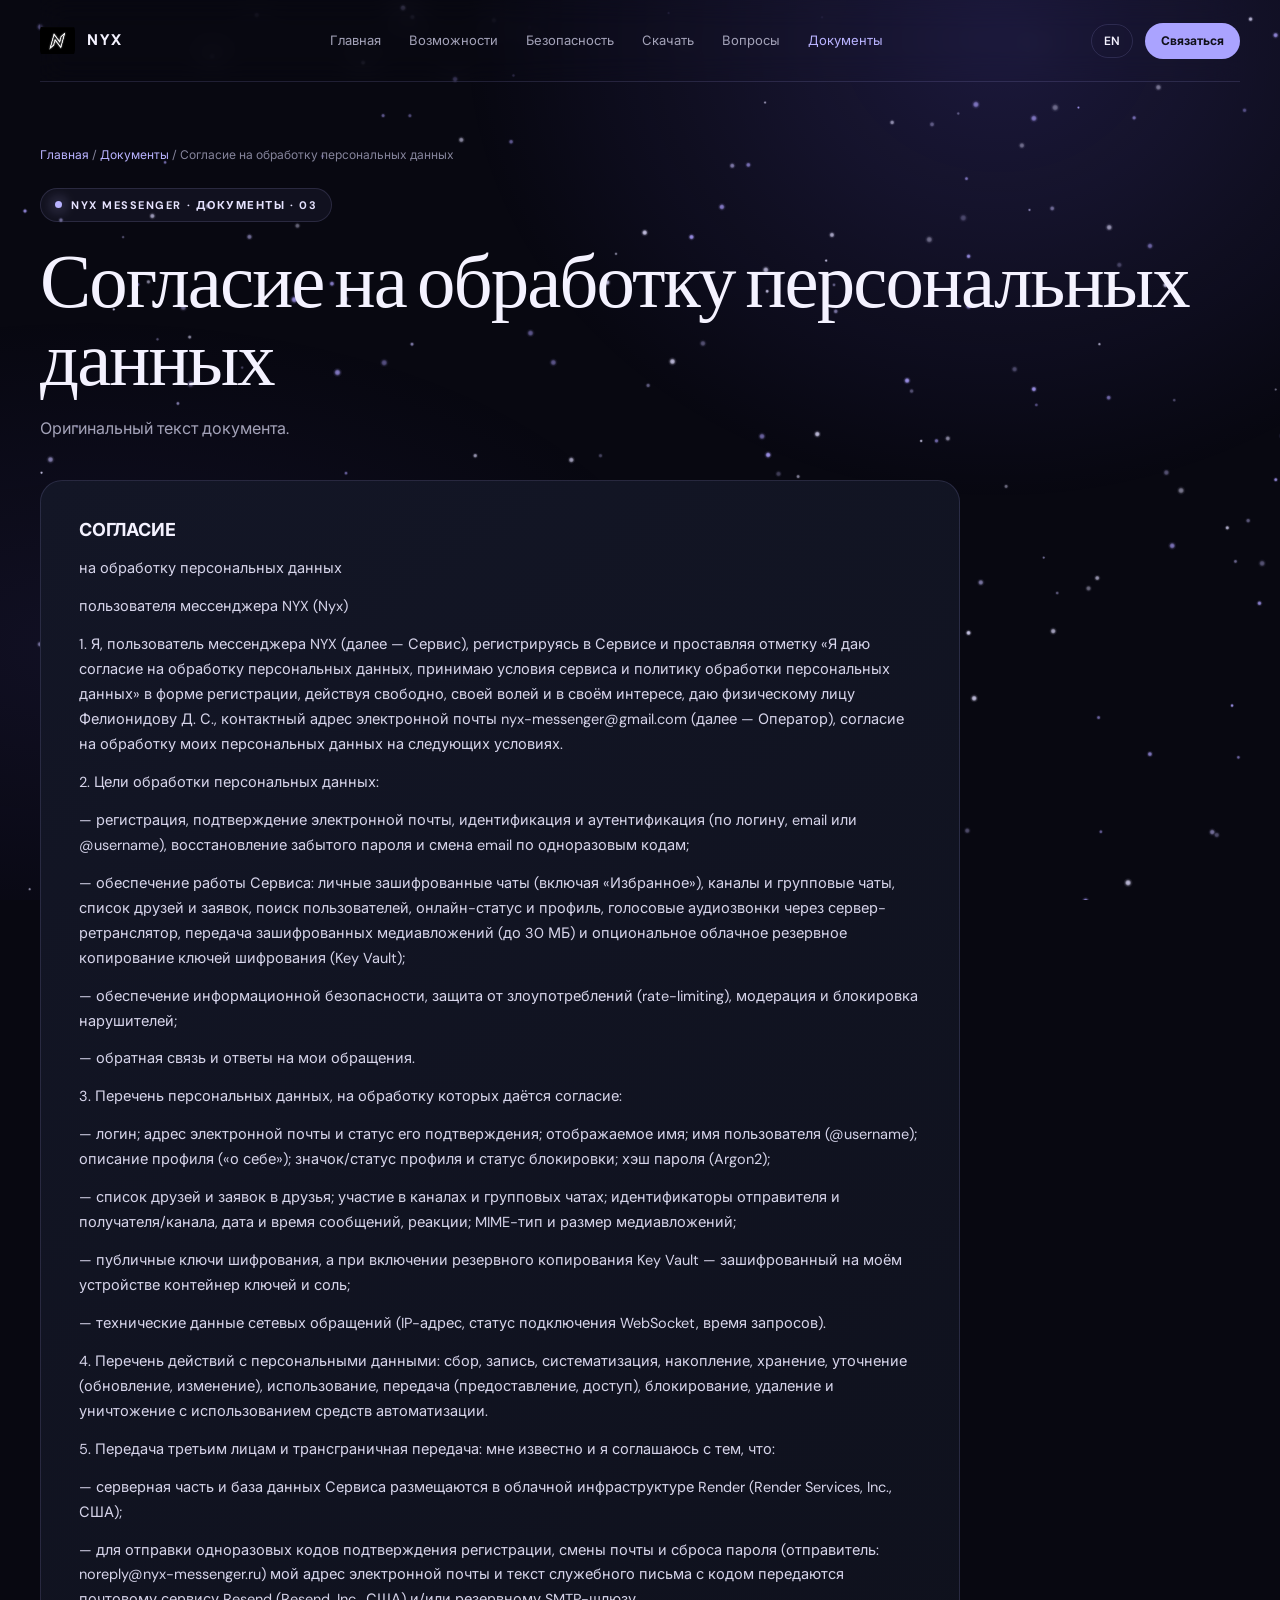
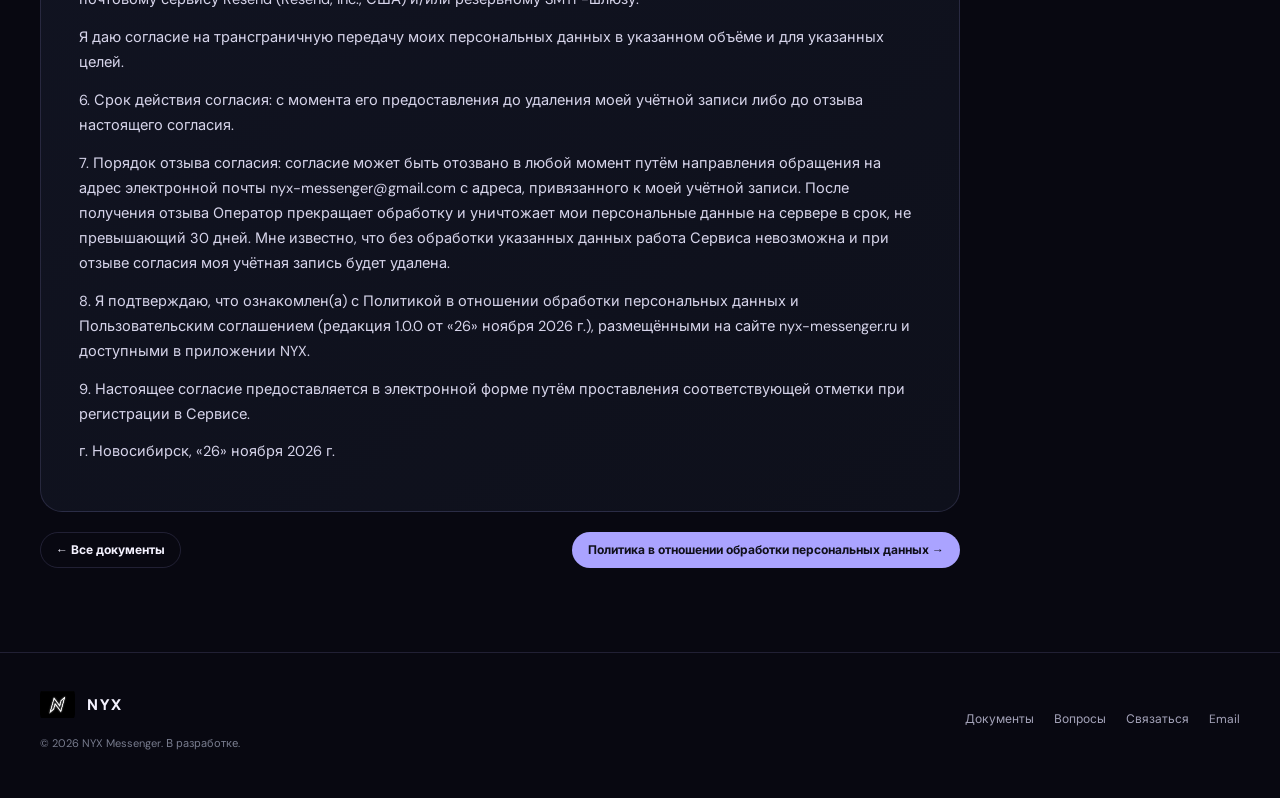
<file: ru/legal/consent/index.html>
<!doctype html>
<html lang="ru">
<head>
  <meta charset="utf-8">
  <meta name="viewport" content="width=device-width,initial-scale=1,viewport-fit=cover">
  <meta name="color-scheme" content="dark">
  <meta name="theme-color" content="#080811">
  <meta name="description" content="Согласие на обработку персональных данных — NYX Messenger">
  <meta property="og:type" content="website">
  <meta property="og:site_name" content="NYX Messenger">
  <meta property="og:title" content="Согласие на обработку персональных данных — NYX Messenger">
  <meta property="og:description" content="Согласие на обработку персональных данных — NYX Messenger">
  <meta name="twitter:card" content="summary">
  <link rel="canonical" href="https://nyx-messenger.ru/ru/legal/consent/">
  <link rel="alternate" hreflang="ru" href="https://nyx-messenger.ru/ru/legal/consent/">
  <link rel="alternate" hreflang="en" href="https://nyx-messenger.ru/en/legal/consent/">
  <link rel="icon" type="image/png" sizes="32x32" href="/assets/favicon-32.png">
  <link rel="apple-touch-icon" href="/assets/apple-touch-icon.png">
  <title>Согласие на обработку персональных данных — NYX Messenger</title>
  <link rel="stylesheet" href="/assets/fonts.css">
  <link rel="stylesheet" href="/assets/subpage.css">
</head>
<body>
<canvas id="particles-bg" aria-hidden="true"></canvas>
<header class="wrap nav">
  <a class="brand" href="/ru/" aria-label="NYX Messenger"><img src="/assets/nyx-logo.png" alt="NYX"><span>NYX</span></a>
  <button class="menu-toggle" id="menuToggle" type="button" aria-expanded="false" aria-controls="siteNav" aria-label="Открыть меню">☰</button>
  <nav class="navlinks" id="siteNav"><a href="/ru/">Главная</a><a href="/ru/#features">Возможности</a><a href="/ru/#security">Безопасность</a><a href="/ru/#download">Скачать</a><a href="/ru/faq/">Вопросы</a><a href="/ru/legal/" class="active">Документы</a></nav>
  <div class="navright">
    <button class="lang" id="lang" type="button" aria-label="Переключить язык на английский">EN</button>
    <a class="btn small" href="/ru/contact/">Связаться</a>
  </div>
</header>
<main>
  <section class="wrap sub-hero">
    <div class="crumb"><a href="/ru/">Главная</a> / <a href="/ru/legal/">Документы</a> / Согласие на обработку персональных данных</div>
    <div class="badge"><span class="dot" aria-hidden="true"></span><span>NYX MESSENGER · ДОКУМЕНТЫ · 03</span></div>
    <h1>Согласие на обработку персональных данных</h1>
    <p class="sub-lead">Оригинальный текст документа.</p>
  </section>
  <section class="wrap legal-reader-wrap">
    <article class="legal-document"><h2>СОГЛАСИЕ</h2><p>на обработку персональных данных</p><p>пользователя мессенджера NYX (Nyx)</p><p class="legal-clause">1. Я, пользователь мессенджера NYX (далее — Сервис), регистрируясь в Сервисе и проставляя отметку «Я даю согласие на обработку персональных данных, принимаю условия сервиса и политику обработки персональных данных» в форме регистрации, действуя свободно, своей волей и в своём интересе, даю физическому лицу Фелионидову Д. С., контактный адрес электронной почты nyx-messenger@gmail.com (далее — Оператор), согласие на обработку моих персональных данных на следующих условиях.</p><p class="legal-clause">2. Цели обработки персональных данных:</p><p>— регистрация, подтверждение электронной почты, идентификация и аутентификация (по логину, email или @username), восстановление забытого пароля и смена email по одноразовым кодам;</p><p>— обеспечение работы Сервиса: личные зашифрованные чаты (включая «Избранное»), каналы и групповые чаты, список друзей и заявок, поиск пользователей, онлайн-статус и профиль, голосовые аудиозвонки через сервер-ретранслятор, передача зашифрованных медиавложений (до 30 МБ) и опциональное облачное резервное копирование ключей шифрования (Key Vault);</p><p>— обеспечение информационной безопасности, защита от злоупотреблений (rate-limiting), модерация и блокировка нарушителей;</p><p>— обратная связь и ответы на мои обращения.</p><p class="legal-clause">3. Перечень персональных данных, на обработку которых даётся согласие:</p><p>— логин; адрес электронной почты и статус его подтверждения; отображаемое имя; имя пользователя (@username); описание профиля («о себе»); значок/статус профиля и статус блокировки; хэш пароля (Argon2);</p><p>— список друзей и заявок в друзья; участие в каналах и групповых чатах; идентификаторы отправителя и получателя/канала, дата и время сообщений, реакции; MIME-тип и размер медиавложений;</p><p>— публичные ключи шифрования, а при включении резервного копирования Key Vault — зашифрованный на моём устройстве контейнер ключей и соль;</p><p>— технические данные сетевых обращений (IP-адрес, статус подключения WebSocket, время запросов).</p><p class="legal-clause">4. Перечень действий с персональными данными: сбор, запись, систематизация, накопление, хранение, уточнение (обновление, изменение), использование, передача (предоставление, доступ), блокирование, удаление и уничтожение с использованием средств автоматизации.</p><p class="legal-clause">5. Передача третьим лицам и трансграничная передача: мне известно и я соглашаюсь с тем, что:</p><p>— серверная часть и база данных Сервиса размещаются в облачной инфраструктуре Render (Render Services, Inc., США);</p><p>— для отправки одноразовых кодов подтверждения регистрации, смены почты и сброса пароля (отправитель: noreply@nyx-messenger.ru) мой адрес электронной почты и текст служебного письма с кодом передаются почтовому сервису Resend (Resend, Inc., США) и/или резервному SMTP-шлюзу.</p><p>Я даю согласие на трансграничную передачу моих персональных данных в указанном объёме и для указанных целей.</p><p class="legal-clause">6. Срок действия согласия: с момента его предоставления до удаления моей учётной записи либо до отзыва настоящего согласия.</p><p class="legal-clause">7. Порядок отзыва согласия: согласие может быть отозвано в любой момент путём направления обращения на адрес электронной почты nyx-messenger@gmail.com с адреса, привязанного к моей учётной записи. После получения отзыва Оператор прекращает обработку и уничтожает мои персональные данные на сервере в срок, не превышающий 30 дней. Мне известно, что без обработки указанных данных работа Сервиса невозможна и при отзыве согласия моя учётная запись будет удалена.</p><p class="legal-clause">8. Я подтверждаю, что ознакомлен(а) с Политикой в отношении обработки персональных данных и Пользовательским соглашением (редакция 1.0.0 от «26» ноября 2026 г.), размещёнными на сайте nyx-messenger.ru и доступными в приложении NYX.</p><p class="legal-clause">9. Настоящее согласие предоставляется в электронной форме путём проставления соответствующей отметки при регистрации в Сервисе.</p><p>г. Новосибирск, «26» ноября 2026 г.</p></article>
    <div class="legal-nav">
      <a class="btn ghost small" href="/ru/legal/">← Все документы</a>
      <a class="btn small" href="/ru/legal/policy/">Политика в отношении обработки персональных данных →</a>
    </div>
  </section>
</main>
<footer>
  <div class="wrap foot">
    <div>
      <a class="brand" href="/ru/"><img src="/assets/nyx-logo.png" alt=""><span>NYX</span></a>
      <p style="margin-top:12px">© 2026 NYX Messenger. В разработке.</p>
    </div>
    <div class="footlinks"><a href="/ru/legal/">Документы</a><a href="/ru/faq/">Вопросы</a><a href="/ru/contact/">Связаться</a><a href="mailto:nyx.messenger@gmail.com">Email</a></div>
  </div>
</footer>
<script src="/assets/subpage.js"></script>

<!-- Yandex.Metrika counter -->
<script type="text/javascript">
    (function(m,e,t,r,i,k,a){
        m[i]=m[i]||function(){(m[i].a=m[i].a||[]).push(arguments)};
        m[i].l=1*new Date();
        for (var j = 0; j < document.scripts.length; j++) {if (document.scripts[j].src === r) { return; }}
        k=e.createElement(t),a=e.getElementsByTagName(t)[0],k.async=1,k.src=r,a.parentNode.insertBefore(k,a)
    })(window, document,'script','https://mc.yandex.ru/metrika/tag.js?id=114719978', 'ym');

    ym(114719978, 'init', {ssr:true, webvisor:true, clickmap:true, ecommerce:"dataLayer", referrer: document.referrer, url: location.href, accurateTrackBounce:true, trackLinks:true});
</script>
<noscript><div><img src="https://mc.yandex.ru/watch/114719978" style="position:absolute; left:-9999px;" alt="" /></div></noscript>
<!-- /Yandex.Metrika counter -->
</body>
</html>
</file>
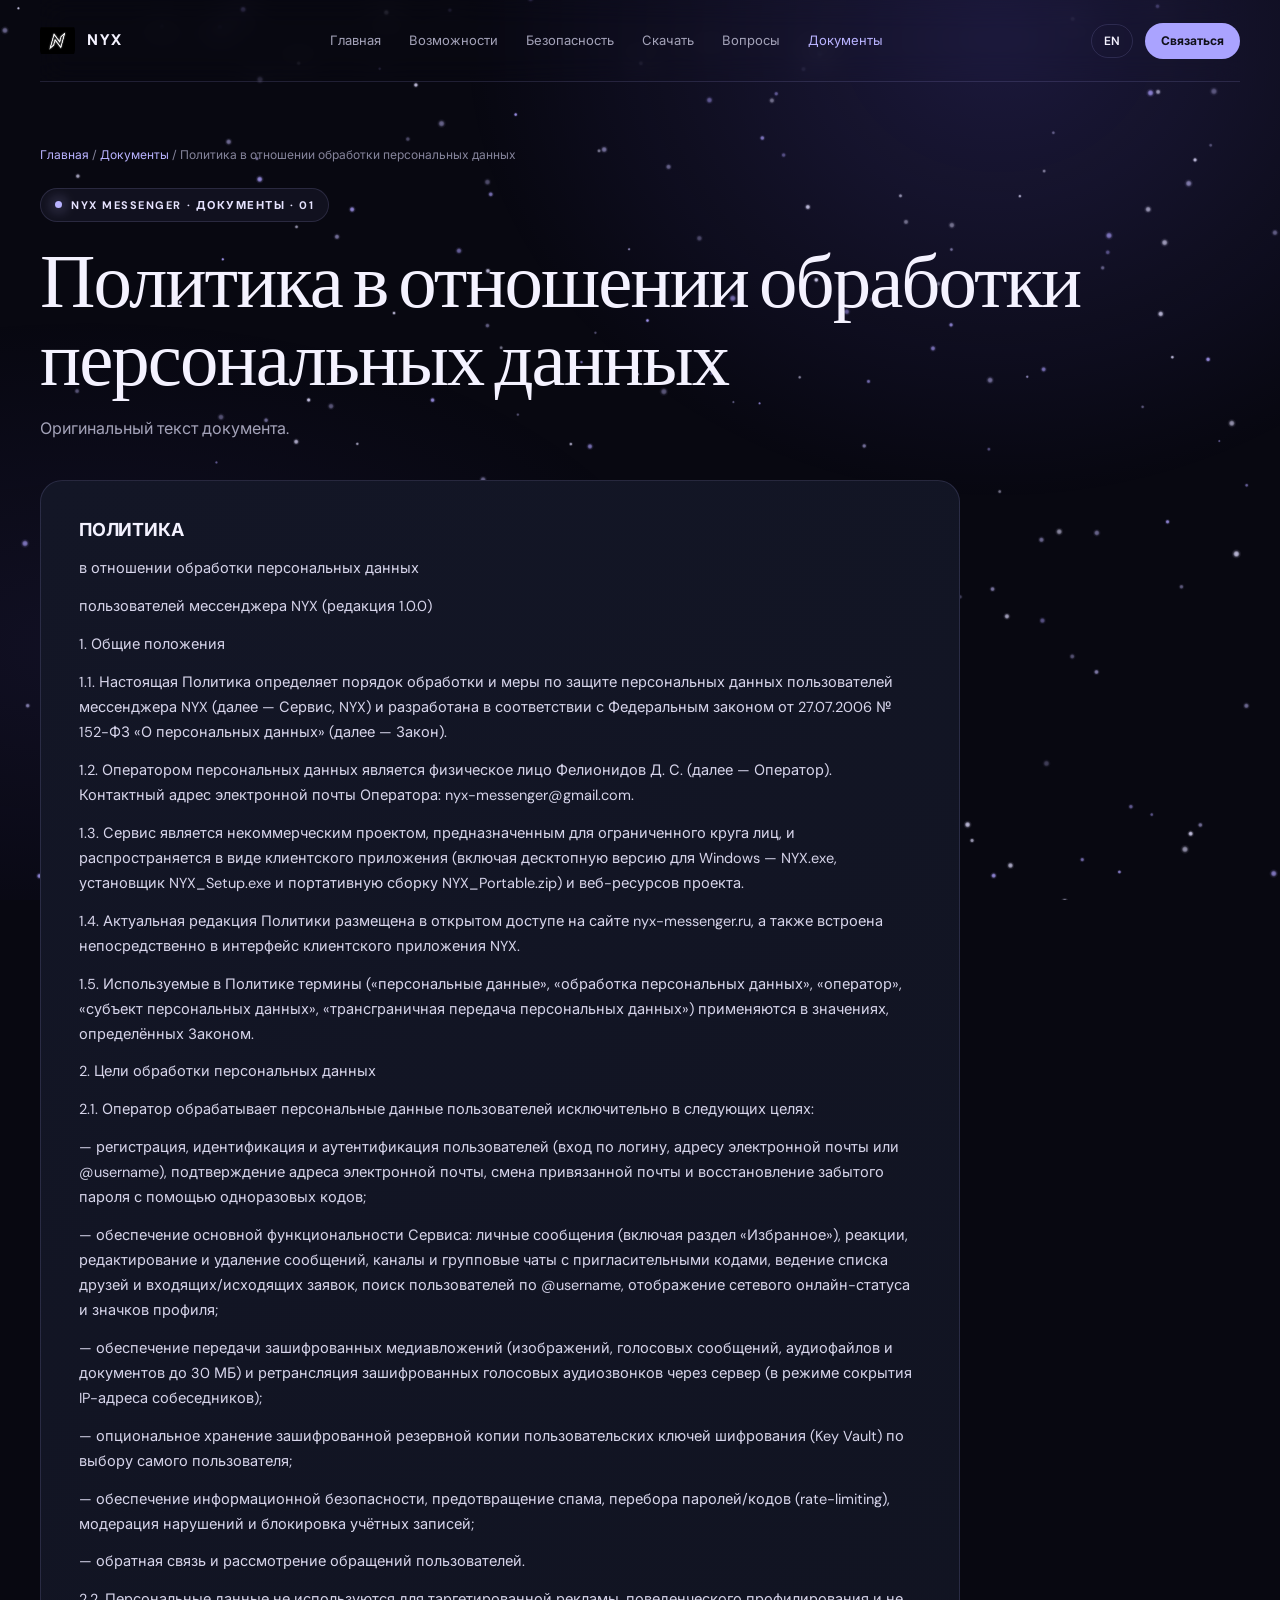
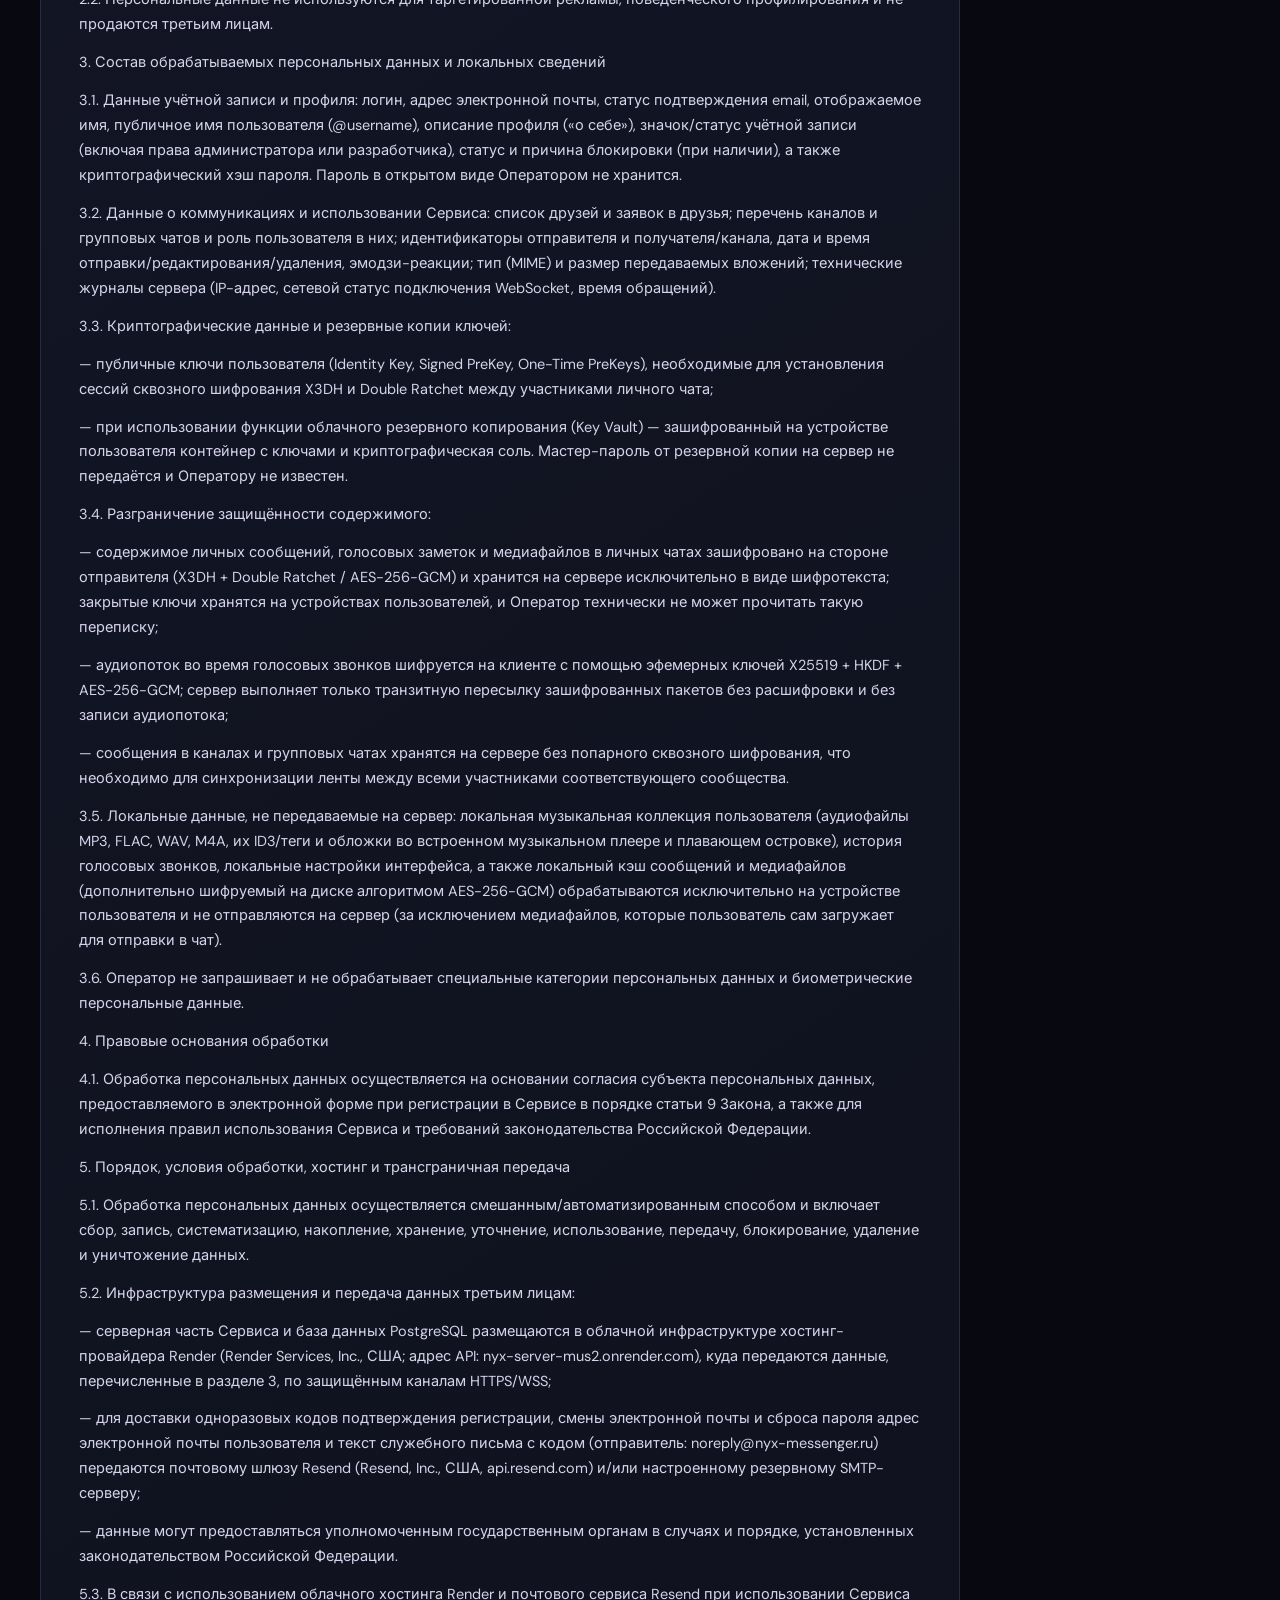
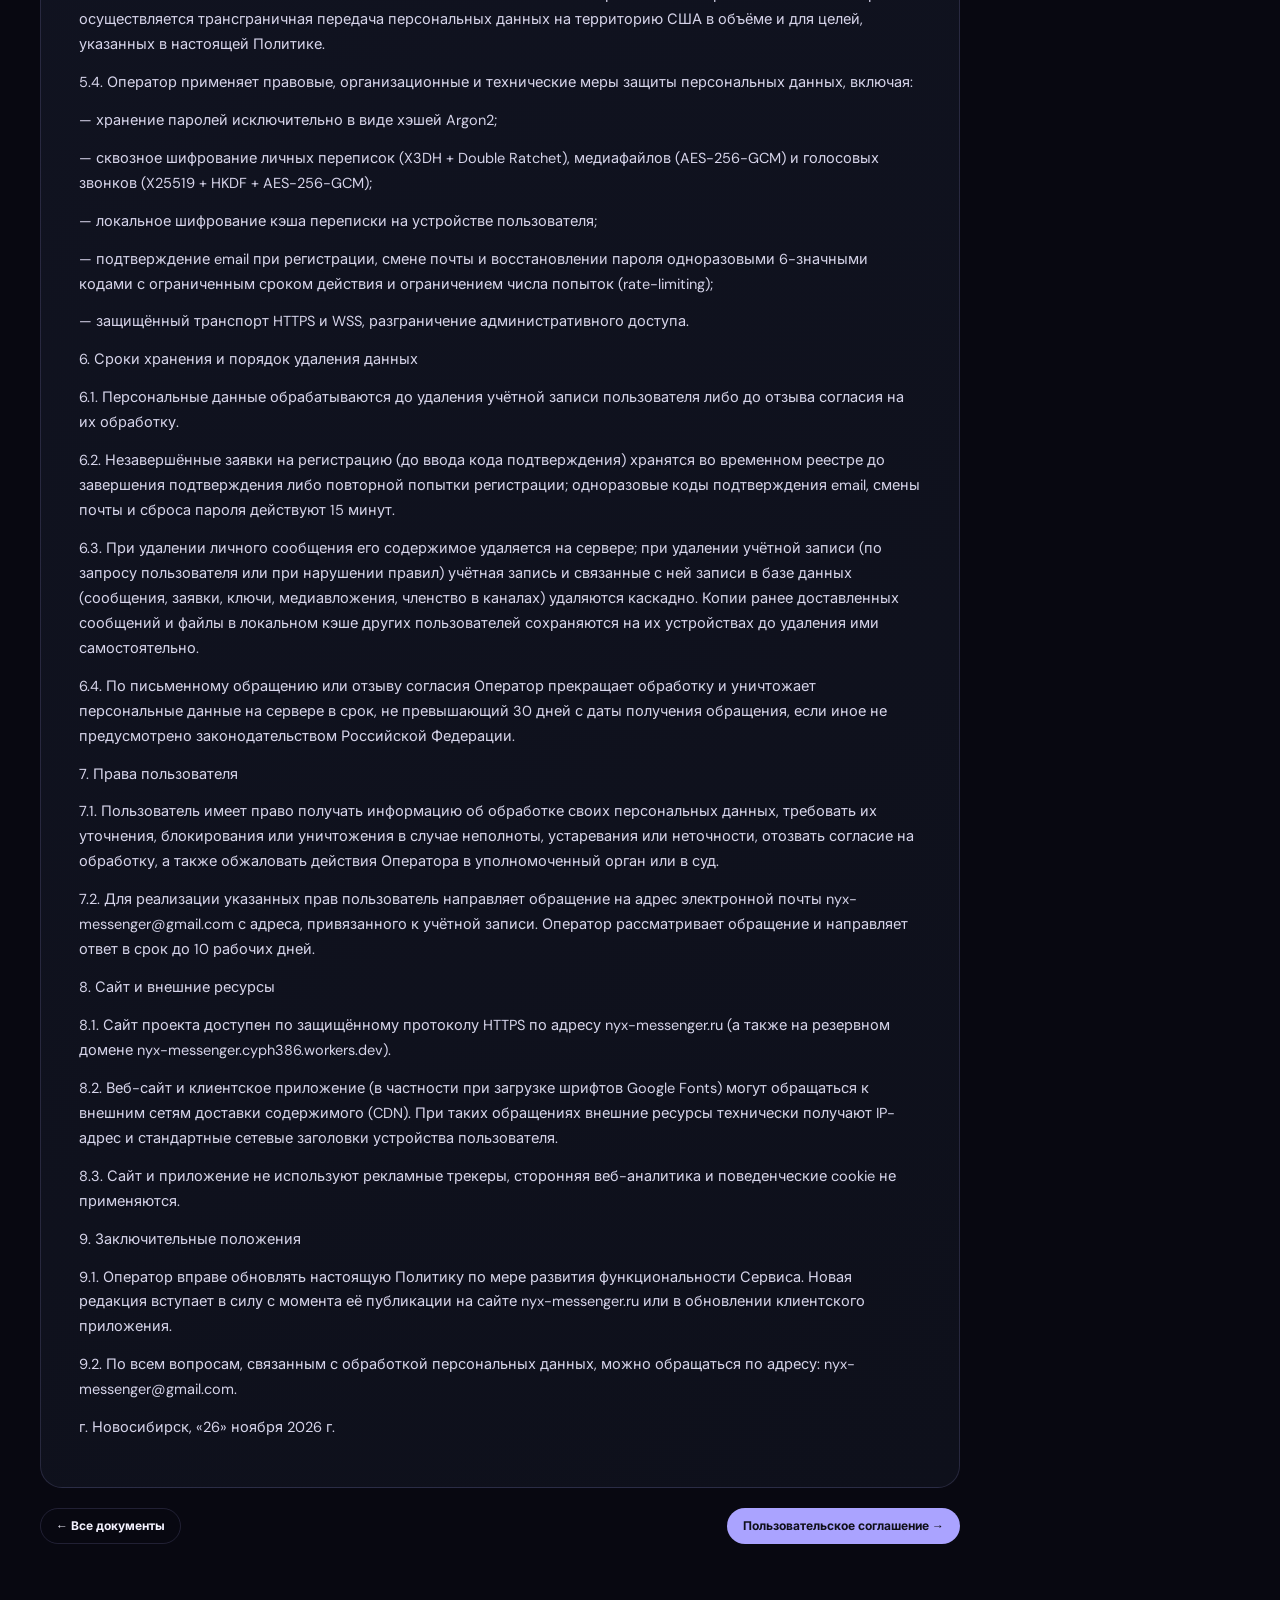
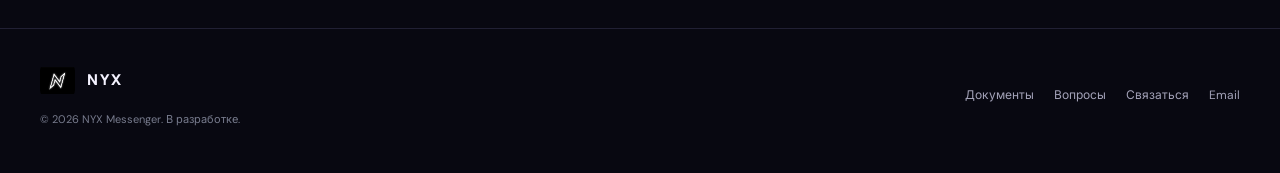
<file: ru/legal/policy/index.html>
<!doctype html>
<html lang="ru">
<head>
  <meta charset="utf-8">
  <meta name="viewport" content="width=device-width,initial-scale=1,viewport-fit=cover">
  <meta name="color-scheme" content="dark">
  <meta name="theme-color" content="#080811">
  <meta name="description" content="Политика в отношении обработки персональных данных — NYX Messenger">
  <meta property="og:type" content="website">
  <meta property="og:site_name" content="NYX Messenger">
  <meta property="og:title" content="Политика в отношении обработки персональных данных — NYX Messenger">
  <meta property="og:description" content="Политика в отношении обработки персональных данных — NYX Messenger">
  <meta name="twitter:card" content="summary">
  <link rel="canonical" href="https://nyx-messenger.ru/ru/legal/policy/">
  <link rel="alternate" hreflang="ru" href="https://nyx-messenger.ru/ru/legal/policy/">
  <link rel="alternate" hreflang="en" href="https://nyx-messenger.ru/en/legal/policy/">
  <link rel="icon" type="image/png" sizes="32x32" href="/assets/favicon-32.png">
  <link rel="apple-touch-icon" href="/assets/apple-touch-icon.png">
  <title>Политика в отношении обработки персональных данных — NYX Messenger</title>
  <link rel="stylesheet" href="/assets/fonts.css">
  <link rel="stylesheet" href="/assets/subpage.css">
</head>
<body>
<canvas id="particles-bg" aria-hidden="true"></canvas>
<header class="wrap nav">
  <a class="brand" href="/ru/" aria-label="NYX Messenger"><img src="/assets/nyx-logo.png" alt="NYX"><span>NYX</span></a>
  <button class="menu-toggle" id="menuToggle" type="button" aria-expanded="false" aria-controls="siteNav" aria-label="Открыть меню">☰</button>
  <nav class="navlinks" id="siteNav"><a href="/ru/">Главная</a><a href="/ru/#features">Возможности</a><a href="/ru/#security">Безопасность</a><a href="/ru/#download">Скачать</a><a href="/ru/faq/">Вопросы</a><a href="/ru/legal/" class="active">Документы</a></nav>
  <div class="navright">
    <button class="lang" id="lang" type="button" aria-label="Переключить язык на английский">EN</button>
    <a class="btn small" href="/ru/contact/">Связаться</a>
  </div>
</header>
<main>
  <section class="wrap sub-hero">
    <div class="crumb"><a href="/ru/">Главная</a> / <a href="/ru/legal/">Документы</a> / Политика в отношении обработки персональных данных</div>
    <div class="badge"><span class="dot" aria-hidden="true"></span><span>NYX MESSENGER · ДОКУМЕНТЫ · 01</span></div>
    <h1>Политика в отношении обработки персональных данных</h1>
    <p class="sub-lead">Оригинальный текст документа.</p>
  </section>
  <section class="wrap legal-reader-wrap">
    <article class="legal-document"><h2>ПОЛИТИКА</h2><p>в отношении обработки персональных данных</p><p>пользователей мессенджера NYX (редакция 1.0.0)</p><p class="legal-clause">1. Общие положения</p><p class="legal-clause">1.1. Настоящая Политика определяет порядок обработки и меры по защите персональных данных пользователей мессенджера NYX (далее — Сервис, NYX) и разработана в соответствии с Федеральным законом от 27.07.2006 № 152-ФЗ «О персональных данных» (далее — Закон).</p><p class="legal-clause">1.2. Оператором персональных данных является физическое лицо Фелионидов Д. С. (далее — Оператор). Контактный адрес электронной почты Оператора: nyx-messenger@gmail.com.</p><p class="legal-clause">1.3. Сервис является некоммерческим проектом, предназначенным для ограниченного круга лиц, и распространяется в виде клиентского приложения (включая десктопную версию для Windows — NYX.exe, установщик NYX_Setup.exe и портативную сборку NYX_Portable.zip) и веб-ресурсов проекта.</p><p class="legal-clause">1.4. Актуальная редакция Политики размещена в открытом доступе на сайте nyx-messenger.ru, а также встроена непосредственно в интерфейс клиентского приложения NYX.</p><p class="legal-clause">1.5. Используемые в Политике термины («персональные данные», «обработка персональных данных», «оператор», «субъект персональных данных», «трансграничная передача персональных данных») применяются в значениях, определённых Законом.</p><p class="legal-clause">2. Цели обработки персональных данных</p><p class="legal-clause">2.1. Оператор обрабатывает персональные данные пользователей исключительно в следующих целях:</p><p>— регистрация, идентификация и аутентификация пользователей (вход по логину, адресу электронной почты или @username), подтверждение адреса электронной почты, смена привязанной почты и восстановление забытого пароля с помощью одноразовых кодов;</p><p>— обеспечение основной функциональности Сервиса: личные сообщения (включая раздел «Избранное»), реакции, редактирование и удаление сообщений, каналы и групповые чаты с пригласительными кодами, ведение списка друзей и входящих/исходящих заявок, поиск пользователей по @username, отображение сетевого онлайн-статуса и значков профиля;</p><p>— обеспечение передачи зашифрованных медиавложений (изображений, голосовых сообщений, аудиофайлов и документов до 30 МБ) и ретрансляция зашифрованных голосовых аудиозвонков через сервер (в режиме сокрытия IP-адреса собеседников);</p><p>— опциональное хранение зашифрованной резервной копии пользовательских ключей шифрования (Key Vault) по выбору самого пользователя;</p><p>— обеспечение информационной безопасности, предотвращение спама, перебора паролей/кодов (rate-limiting), модерация нарушений и блокировка учётных записей;</p><p>— обратная связь и рассмотрение обращений пользователей.</p><p class="legal-clause">2.2. Персональные данные не используются для таргетированной рекламы, поведенческого профилирования и не продаются третьим лицам.</p><p class="legal-clause">3. Состав обрабатываемых персональных данных и локальных сведений</p><p class="legal-clause">3.1. Данные учётной записи и профиля: логин, адрес электронной почты, статус подтверждения email, отображаемое имя, публичное имя пользователя (@username), описание профиля («о себе»), значок/статус учётной записи (включая права администратора или разработчика), статус и причина блокировки (при наличии), а также криптографический хэш пароля. Пароль в открытом виде Оператором не хранится.</p><p class="legal-clause">3.2. Данные о коммуникациях и использовании Сервиса: список друзей и заявок в друзья; перечень каналов и групповых чатов и роль пользователя в них; идентификаторы отправителя и получателя/канала, дата и время отправки/редактирования/удаления, эмодзи-реакции; тип (MIME) и размер передаваемых вложений; технические журналы сервера (IP-адрес, сетевой статус подключения WebSocket, время обращений).</p><p class="legal-clause">3.3. Криптографические данные и резервные копии ключей:</p><p>— публичные ключи пользователя (Identity Key, Signed PreKey, One-Time PreKeys), необходимые для установления сессий сквозного шифрования X3DH и Double Ratchet между участниками личного чата;</p><p>— при использовании функции облачного резервного копирования (Key Vault) — зашифрованный на устройстве пользователя контейнер с ключами и криптографическая соль. Мастер-пароль от резервной копии на сервер не передаётся и Оператору не известен.</p><p class="legal-clause">3.4. Разграничение защищённости содержимого:</p><p>— содержимое личных сообщений, голосовых заметок и медиафайлов в личных чатах зашифровано на стороне отправителя (X3DH + Double Ratchet / AES-256-GCM) и хранится на сервере исключительно в виде шифротекста; закрытые ключи хранятся на устройствах пользователей, и Оператор технически не может прочитать такую переписку;</p><p>— аудиопоток во время голосовых звонков шифруется на клиенте с помощью эфемерных ключей X25519 + HKDF + AES-256-GCM; сервер выполняет только транзитную пересылку зашифрованных пакетов без расшифровки и без записи аудиопотока;</p><p>— сообщения в каналах и групповых чатах хранятся на сервере без попарного сквозного шифрования, что необходимо для синхронизации ленты между всеми участниками соответствующего сообщества.</p><p class="legal-clause">3.5. Локальные данные, не передаваемые на сервер: локальная музыкальная коллекция пользователя (аудиофайлы MP3, FLAC, WAV, M4A, их ID3/теги и обложки во встроенном музыкальном плеере и плавающем островке), история голосовых звонков, локальные настройки интерфейса, а также локальный кэш сообщений и медиафайлов (дополнительно шифруемый на диске алгоритмом AES-256-GCM) обрабатываются исключительно на устройстве пользователя и не отправляются на сервер (за исключением медиафайлов, которые пользователь сам загружает для отправки в чат).</p><p class="legal-clause">3.6. Оператор не запрашивает и не обрабатывает специальные категории персональных данных и биометрические персональные данные.</p><p class="legal-clause">4. Правовые основания обработки</p><p class="legal-clause">4.1. Обработка персональных данных осуществляется на основании согласия субъекта персональных данных, предоставляемого в электронной форме при регистрации в Сервисе в порядке статьи 9 Закона, а также для исполнения правил использования Сервиса и требований законодательства Российской Федерации.</p><p class="legal-clause">5. Порядок, условия обработки, хостинг и трансграничная передача</p><p class="legal-clause">5.1. Обработка персональных данных осуществляется смешанным/автоматизированным способом и включает сбор, запись, систематизацию, накопление, хранение, уточнение, использование, передачу, блокирование, удаление и уничтожение данных.</p><p class="legal-clause">5.2. Инфраструктура размещения и передача данных третьим лицам:</p><p>— серверная часть Сервиса и база данных PostgreSQL размещаются в облачной инфраструктуре хостинг-провайдера Render (Render Services, Inc., США; адрес API: nyx-server-mus2.onrender.com), куда передаются данные, перечисленные в разделе 3, по защищённым каналам HTTPS/WSS;</p><p>— для доставки одноразовых кодов подтверждения регистрации, смены электронной почты и сброса пароля адрес электронной почты пользователя и текст служебного письма с кодом (отправитель: noreply@nyx-messenger.ru) передаются почтовому шлюзу Resend (Resend, Inc., США, api.resend.com) и/или настроенному резервному SMTP-серверу;</p><p>— данные могут предоставляться уполномоченным государственным органам в случаях и порядке, установленных законодательством Российской Федерации.</p><p class="legal-clause">5.3. В связи с использованием облачного хостинга Render и почтового сервиса Resend при использовании Сервиса осуществляется трансграничная передача персональных данных на территорию США в объёме и для целей, указанных в настоящей Политике.</p><p class="legal-clause">5.4. Оператор применяет правовые, организационные и технические меры защиты персональных данных, включая:</p><p>— хранение паролей исключительно в виде хэшей Argon2;</p><p>— сквозное шифрование личных переписок (X3DH + Double Ratchet), медиафайлов (AES-256-GCM) и голосовых звонков (X25519 + HKDF + AES-256-GCM);</p><p>— локальное шифрование кэша переписки на устройстве пользователя;</p><p>— подтверждение email при регистрации, смене почты и восстановлении пароля одноразовыми 6-значными кодами с ограниченным сроком действия и ограничением числа попыток (rate-limiting);</p><p>— защищённый транспорт HTTPS и WSS, разграничение административного доступа.</p><p class="legal-clause">6. Сроки хранения и порядок удаления данных</p><p class="legal-clause">6.1. Персональные данные обрабатываются до удаления учётной записи пользователя либо до отзыва согласия на их обработку.</p><p class="legal-clause">6.2. Незавершённые заявки на регистрацию (до ввода кода подтверждения) хранятся во временном реестре до завершения подтверждения либо повторной попытки регистрации; одноразовые коды подтверждения email, смены почты и сброса пароля действуют 15 минут.</p><p class="legal-clause">6.3. При удалении личного сообщения его содержимое удаляется на сервере; при удалении учётной записи (по запросу пользователя или при нарушении правил) учётная запись и связанные с ней записи в базе данных (сообщения, заявки, ключи, медиавложения, членство в каналах) удаляются каскадно. Копии ранее доставленных сообщений и файлы в локальном кэше других пользователей сохраняются на их устройствах до удаления ими самостоятельно.</p><p class="legal-clause">6.4. По письменному обращению или отзыву согласия Оператор прекращает обработку и уничтожает персональные данные на сервере в срок, не превышающий 30 дней с даты получения обращения, если иное не предусмотрено законодательством Российской Федерации.</p><p class="legal-clause">7. Права пользователя</p><p class="legal-clause">7.1. Пользователь имеет право получать информацию об обработке своих персональных данных, требовать их уточнения, блокирования или уничтожения в случае неполноты, устаревания или неточности, отозвать согласие на обработку, а также обжаловать действия Оператора в уполномоченный орган или в суд.</p><p class="legal-clause">7.2. Для реализации указанных прав пользователь направляет обращение на адрес электронной почты nyx-messenger@gmail.com с адреса, привязанного к учётной записи. Оператор рассматривает обращение и направляет ответ в срок до 10 рабочих дней.</p><p class="legal-clause">8. Сайт и внешние ресурсы</p><p class="legal-clause">8.1. Сайт проекта доступен по защищённому протоколу HTTPS по адресу nyx-messenger.ru (а также на резервном домене nyx-messenger.cyph386.workers.dev).</p><p class="legal-clause">8.2. Веб-сайт и клиентское приложение (в частности при загрузке шрифтов Google Fonts) могут обращаться к внешним сетям доставки содержимого (CDN). При таких обращениях внешние ресурсы технически получают IP-адрес и стандартные сетевые заголовки устройства пользователя.</p><p class="legal-clause">8.3. Сайт и приложение не используют рекламные трекеры, сторонняя веб-аналитика и поведенческие cookie не применяются.</p><p class="legal-clause">9. Заключительные положения</p><p class="legal-clause">9.1. Оператор вправе обновлять настоящую Политику по мере развития функциональности Сервиса. Новая редакция вступает в силу с момента её публикации на сайте nyx-messenger.ru или в обновлении клиентского приложения.</p><p class="legal-clause">9.2. По всем вопросам, связанным с обработкой персональных данных, можно обращаться по адресу: nyx-messenger@gmail.com.</p><p>г. Новосибирск, «26» ноября 2026 г.</p></article>
    <div class="legal-nav">
      <a class="btn ghost small" href="/ru/legal/">← Все документы</a>
      <a class="btn small" href="/ru/legal/agreement/">Пользовательское соглашение →</a>
    </div>
  </section>
</main>
<footer>
  <div class="wrap foot">
    <div>
      <a class="brand" href="/ru/"><img src="/assets/nyx-logo.png" alt=""><span>NYX</span></a>
      <p style="margin-top:12px">© 2026 NYX Messenger. В разработке.</p>
    </div>
    <div class="footlinks"><a href="/ru/legal/">Документы</a><a href="/ru/faq/">Вопросы</a><a href="/ru/contact/">Связаться</a><a href="mailto:nyx.messenger@gmail.com">Email</a></div>
  </div>
</footer>
<script src="/assets/subpage.js"></script>

<!-- Yandex.Metrika counter -->
<script type="text/javascript">
    (function(m,e,t,r,i,k,a){
        m[i]=m[i]||function(){(m[i].a=m[i].a||[]).push(arguments)};
        m[i].l=1*new Date();
        for (var j = 0; j < document.scripts.length; j++) {if (document.scripts[j].src === r) { return; }}
        k=e.createElement(t),a=e.getElementsByTagName(t)[0],k.async=1,k.src=r,a.parentNode.insertBefore(k,a)
    })(window, document,'script','https://mc.yandex.ru/metrika/tag.js?id=114719978', 'ym');

    ym(114719978, 'init', {ssr:true, webvisor:true, clickmap:true, ecommerce:"dataLayer", referrer: document.referrer, url: location.href, accurateTrackBounce:true, trackLinks:true});
</script>
<noscript><div><img src="https://mc.yandex.ru/watch/114719978" style="position:absolute; left:-9999px;" alt="" /></div></noscript>
<!-- /Yandex.Metrika counter -->
</body>
</html>
</file>
<file: assets/fonts.css>
/* DM Sans */
@font-face {
  font-family: 'DM Sans';
  font-style: normal;
  font-weight: 400 700;
  font-display: swap;
  src: url('/assets/fonts/dmsans-latin.woff2') format('woff2');
  unicode-range: U+0000-00FF, U+0131, U+0152-0153, U+02BB-02BC, U+02C6, U+02DA, U+02DC, U+0304, U+0308, U+0329, U+2000-206F, U+20AC, U+2122, U+2191, U+2193, U+2212, U+2215, U+FEFF, U+FFFD;
}
@font-face {
  font-family: 'DM Sans';
  font-style: normal;
  font-weight: 400 700;
  font-display: swap;
  src: url('/assets/fonts/dmsans-latin-ext.woff2') format('woff2');
  unicode-range: U+0100-02BA, U+02BD-02C5, U+02C7-02CC, U+02CE-02D7, U+02DD-02FF, U+0304, U+0308, U+0329, U+1D00-1DBF, U+1E00-1E9F, U+1EF2-1EFF, U+2020, U+20A0-20AB, U+20AD-20C4, U+2113, U+2C60-2C7F, U+A720-A7FF;
}

/* Manrope */
@font-face {
  font-family: 'Manrope';
  font-style: normal;
  font-weight: 400 800;
  font-display: swap;
  src: url('/assets/fonts/manrope-cyrillic.woff2') format('woff2');
  unicode-range: U+0301, U+0400-045F, U+0490-0491, U+04B0-04B1, U+2116;
}
@font-face {
  font-family: 'Manrope';
  font-style: normal;
  font-weight: 400 800;
  font-display: swap;
  src: url('/assets/fonts/manrope-cyrillic-ext.woff2') format('woff2');
  unicode-range: U+0460-052F, U+1C80-1C8A, U+20B4, U+2DE0-2DFF, U+A640-A69F, U+FE2E-FE2F;
}
@font-face {
  font-family: 'Manrope';
  font-style: normal;
  font-weight: 400 800;
  font-display: swap;
  src: url('/assets/fonts/manrope-latin.woff2') format('woff2');
  unicode-range: U+0000-00FF, U+0131, U+0152-0153, U+02BB-02BC, U+02C6, U+02DA, U+02DC, U+0304, U+0308, U+0329, U+2000-206F, U+20AC, U+2122, U+2191, U+2193, U+2212, U+2215, U+FEFF, U+FFFD;
}
@font-face {
  font-family: 'Manrope';
  font-style: normal;
  font-weight: 400 800;
  font-display: swap;
  src: url('/assets/fonts/manrope-latin-ext.woff2') format('woff2');
  unicode-range: U+0100-02BA, U+02BD-02C5, U+02C7-02CC, U+02CE-02D7, U+02DD-02FF, U+0304, U+0308, U+0329, U+1D00-1DBF, U+1E00-1E9F, U+1EF2-1EFF, U+2020, U+20A0-20AB, U+20AD-20C4, U+2113, U+2C60-2C7F, U+A720-A7FF;
}

/* Inter */
@font-face {
  font-family: 'Inter';
  font-style: normal;
  font-weight: 100 900;
  font-display: swap;
  src: url('/assets/fonts/inter-cyrillic.woff2') format('woff2');
  unicode-range: U+0301, U+0400-045F, U+0490-0491, U+04B0-04B1, U+2116;
}
@font-face {
  font-family: 'Inter';
  font-style: normal;
  font-weight: 100 900;
  font-display: swap;
  src: url('/assets/fonts/inter-cyrillic-ext.woff2') format('woff2');
  unicode-range: U+0460-052F, U+1C80-1C8A, U+20B4, U+2DE0-2DFF, U+A640-A69F, U+FE2E-FE2F;
}
@font-face {
  font-family: 'Inter';
  font-style: normal;
  font-weight: 100 900;
  font-display: swap;
  src: url('/assets/fonts/inter-latin.woff2') format('woff2');
  unicode-range: U+0000-00FF, U+0131, U+0152-0153, U+02BB-02BC, U+02C6, U+02DA, U+02DC, U+0304, U+0308, U+0329, U+2000-206F, U+20AC, U+2122, U+2191, U+2193, U+2212, U+2215, U+FEFF, U+FFFD;
}
@font-face {
  font-family: 'Inter';
  font-style: normal;
  font-weight: 100 900;
  font-display: swap;
  src: url('/assets/fonts/inter-latin-ext.woff2') format('woff2');
  unicode-range: U+0100-02BA, U+02BD-02C5, U+02C7-02CC, U+02CE-02D7, U+02DD-02FF, U+0304, U+0308, U+0329, U+1D00-1DBF, U+1E00-1E9F, U+1EF2-1EFF, U+2020, U+20A0-20AB, U+20AD-20C4, U+2113, U+2C60-2C7F, U+A720-A7FF;
}

/* Instrument Serif */
@font-face {
  font-family: 'Instrument Serif';
  font-style: normal;
  font-weight: 400;
  font-display: swap;
  src: url('/assets/fonts/instrumentserif-latin.woff2') format('woff2');
  unicode-range: U+0000-00FF, U+0131, U+0152-0153, U+02BB-02BC, U+02C6, U+02DA, U+02DC, U+0304, U+0308, U+0329, U+2000-206F, U+20AC, U+2122, U+2191, U+2193, U+2212, U+2215, U+FEFF, U+FFFD;
}
@font-face {
  font-family: 'Instrument Serif';
  font-style: normal;
  font-weight: 400;
  font-display: swap;
  src: url('/assets/fonts/instrumentserif-latin-ext.woff2') format('woff2');
  unicode-range: U+0100-02BA, U+02BD-02C5, U+02C7-02CC, U+02CE-02D7, U+02DD-02FF, U+0304, U+0308, U+0329, U+1D00-1DBF, U+1E00-1E9F, U+1EF2-1EFF, U+2020, U+20A0-20AB, U+20AD-20C4, U+2113, U+2C60-2C7F, U+A720-A7FF;
}
@font-face {
  font-family: 'Instrument Serif';
  font-style: italic;
  font-weight: 400;
  font-display: swap;
  src: url('/assets/fonts/instrumentserif-italic-latin.woff2') format('woff2');
  unicode-range: U+0000-00FF, U+0131, U+0152-0153, U+02BB-02BC, U+02C6, U+02DA, U+02DC, U+0304, U+0308, U+0329, U+2000-206F, U+20AC, U+2122, U+2191, U+2193, U+2212, U+2215, U+FEFF, U+FFFD;
}
@font-face {
  font-family: 'Instrument Serif';
  font-style: italic;
  font-weight: 400;
  font-display: swap;
  src: url('/assets/fonts/instrumentserif-italic-latin-ext.woff2') format('woff2');
  unicode-range: U+0100-02BA, U+02BD-02C5, U+02C7-02CC, U+02CE-02D7, U+02DD-02FF, U+0304, U+0308, U+0329, U+1D00-1DBF, U+1E00-1E9F, U+1EF2-1EFF, U+2020, U+20A0-20AB, U+20AD-20C4, U+2113, U+2C60-2C7F, U+A720-A7FF;
}
</file>
<file: assets/subpage.css>
/* NYX Shared Editorial Theme for Subpages (matches main landing page) */
:root{
  --bg:#080811;
  --panel:#111321;
  --panel2:#191b2d;
  --line:rgba(181,174,255,.15);
  --text:#f4f2ff;
  --muted:#a3a2b8;
  --accent:#aaa3ff;
  --accent-light:#b9b3ff;
  --accent2:#7d72ee;
  --max:1200px;
}

*{box-sizing:border-box}
html{scroll-behavior:smooth;background:var(--bg)}
body{
  margin:0;
  min-height:100svh;
  display:flex;
  flex-direction:column;
  background:var(--bg);
  color:var(--text);
  font-family:"DM Sans",Inter,sans-serif;
  font-size:15px;
  line-height:1.65;
  overflow-x:hidden;
}
body:before{
  content:"";
  position:fixed;
  inset:0;
  pointer-events:none;
  z-index:0;
  background:
    radial-gradient(ellipse at 78% 4%,rgba(121,105,255,.18),transparent 38%),
    radial-gradient(ellipse at 7% 72%,rgba(82,71,168,.12),transparent 36%);
}
#particles-bg{
  position:fixed;
  inset:0;
  width:100%;
  height:100%;
  z-index:0;
  pointer-events:none;
  opacity:1;
  display:block;
}
body>*:not(#particles-bg){position:relative;z-index:1}

a{color:inherit;text-decoration:none}
button,a{-webkit-tap-highlight-color:transparent;transition:color .22s ease,border-color .22s ease,background .22s ease,transform .22s ease,box-shadow .22s ease}
button:focus-visible,a:focus-visible,summary:focus-visible{outline:2px solid var(--accent);outline-offset:4px}
img{max-width:100%;height:auto}

.wrap{width:min(var(--max),calc(100% - 48px));margin-left:auto;margin-right:auto}
main{flex:1 0 auto}

/* Header & Navigation (identical to main page) */
header.nav{
  width:min(var(--max),calc(100% - 48px));
  margin:0 auto;
  height:82px;
  display:flex;
  align-items:center;
  justify-content:space-between;
  border-bottom:1px solid var(--line);
  backdrop-filter:blur(14px);
}
.brand{
  display:flex;
  align-items:center;
  gap:12px;
  font-family:Manrope,sans-serif;
  font-weight:800;
  letter-spacing:.13em;
  font-size:15px;
  color:var(--text);
}
.brand img{width:35px;height:35px;object-fit:contain;border-radius:8px}
.navlinks{display:flex;align-items:center;gap:28px;color:var(--muted);font-size:13px}
.navlinks a:hover,.navlinks a.active,.foot a:hover{color:#fff}
.navlinks a.active{color:var(--accent-light)}
.navright{display:flex;align-items:center;gap:12px}
.lang{
  background:transparent;
  border:1px solid var(--line);
  color:var(--text);
  border-radius:999px;
  padding:8px 12px;
  font:600 12px "DM Sans",Inter,sans-serif;
  cursor:pointer;
}
.lang:hover{border-color:rgba(181,174,255,.45);background:rgba(170,163,255,.08)}

.btn{
  display:inline-flex;
  align-items:center;
  justify-content:center;
  gap:9px;
  padding:14px 24px;
  border-radius:999px;
  background:var(--accent);
  color:#10101a;
  font:700 13px "DM Sans",Inter,sans-serif;
  border:1px solid transparent;
  cursor:pointer;
}
.btn:hover{background:#c3beff;transform:translateY(-2px);box-shadow:0 12px 32px rgba(125,114,238,.22)}
.btn.small{padding:9px 15px;font-size:12px}
.btn.ghost{background:transparent;color:var(--text);border-color:var(--line)}
.btn.ghost:hover{background:rgba(170,163,255,.09);border-color:rgba(181,174,255,.4)}

.menu-toggle{
  display:none;
  background:rgba(20,23,36,.85);
  color:var(--text);
  border:1px solid var(--line);
  border-radius:10px;
  padding:8px 11px;
  font:600 17px "DM Sans",Inter,sans-serif;
  cursor:pointer;
}

/* Subpage Hero */
.sub-hero{padding:64px 0 38px}
@keyframes heroFadeUp{from{opacity:0;translate:0 20px}to{opacity:1;translate:0 0}}
.sub-hero{animation:heroFadeUp .65s cubic-bezier(.2,.7,.2,1) both}
.crumb{font-size:12px;color:#85849b;margin-bottom:22px}
.crumb a{color:var(--accent-light)}
.crumb a:hover{text-decoration:underline}

.badge{
  display:inline-flex;
  align-items:center;
  gap:9px;
  padding:7px 14px;
  border:1px solid var(--line);
  border-radius:999px;
  background:rgba(170,163,255,.06);
  color:#e6e3ff;
  font-size:11px;
  font-weight:700;
  letter-spacing:.14em;
  text-transform:uppercase;
}
.dot{
  width:7px;
  height:7px;
  border-radius:50%;
  background:var(--accent-light);
  box-shadow:0 0 14px var(--accent-light);
  animation:pulseDot 2.8s ease-in-out infinite;
}
@keyframes pulseDot{
  0%,100%{transform:scale(1);opacity:1}
  50%{transform:scale(1.28);opacity:.72}
}

h1,h2,h3{margin-top:0}
.sub-hero h1{
  font-family:"Instrument Serif",Georgia,serif;
  font-weight:400;
  font-size:clamp(44px,6vw,78px);
  line-height:1.02;
  letter-spacing:-.025em;
  margin:20px 0 16px;
}
.gradient{color:var(--accent-light);font-style:italic}
.sub-lead{
  color:var(--muted);
  font-size:16px;
  line-height:1.7;
  max-width:650px;
  margin:0;
}

/* Cards & Surfaces */
.cards-grid{
  display:grid;
  grid-template-columns:repeat(3,minmax(0,1fr));
  gap:16px;
  padding:8px 0 56px;
}
.card{
  background:linear-gradient(145deg,#131626,#0e101b);
  border:1px solid var(--line);
  border-radius:20px;
  padding:26px;
  display:flex;
  flex-direction:column;
  min-height:236px;
}
.card:hover{
  background:var(--panel2);
  border-color:rgba(170,163,255,.48);
  transform:translateY(-3px);
  box-shadow:0 18px 45px rgba(0,0,0,.35);
}
.icon{
  width:42px;
  height:42px;
  border:1px solid rgba(170,163,255,.24);
  background:rgba(170,163,255,.08);
  color:#bcb6ff;
  border-radius:50%;
  display:grid;
  place-items:center;
  font-size:17px;
  margin-bottom:20px;
  flex:none;
}
.icon svg{width:19px;height:19px;fill:none;stroke:currentColor;stroke-width:1.9;stroke-linecap:round;stroke-linejoin:round}
.card h2,.card h3{
  font-family:Inter,sans-serif;
  font-weight:700;
  font-size:18px;
  letter-spacing:-.01em;
  margin:0 0 8px;
}
.card p{
  color:var(--muted);
  font-size:13.5px;
  line-height:1.65;
  margin:0 0 16px;
}
.card-foot{
  margin-top:auto;
  display:flex;
  align-items:center;
  flex-wrap:wrap;
  gap:10px;
}
.status-pill{
  display:inline-flex;
  align-items:center;
  gap:7px;
  padding:7px 13px;
  border-radius:999px;
  border:1px dashed rgba(170,163,255,.28);
  background:rgba(170,163,255,.04);
  color:var(--muted);
  font-size:12px;
}
.contact-address{
  width:100%;
  margin-top:4px;
  font-size:12px;
  color:#c9c6e8;
  font-family:ui-monospace,SFMono-Regular,Consolas,monospace;
}

/* FAQ Section */
.faq-groups{padding:8px 0 48px;display:grid;gap:36px}
.faq-group{
  border-top:1px solid var(--line);
  padding-top:26px;
  display:grid;
  grid-template-columns:minmax(220px,.36fr) minmax(0,.64fr);
  gap:28px;
  align-items:start;
}
.faq-group-head .kicker{
  color:var(--accent-light);
  font-size:11px;
  font-weight:700;
  letter-spacing:.16em;
  text-transform:uppercase;
  margin-bottom:8px;
}
.faq-group-head h2{
  font-family:"Instrument Serif",Georgia,serif;
  font-weight:400;
  font-size:clamp(28px,3.2vw,38px);
  line-height:1.08;
  letter-spacing:-.02em;
  margin:0;
}
.faq-list{display:grid;gap:10px}
.faq-item{
  background:linear-gradient(145deg,#131626,#0e101b);
  border:1px solid var(--line);
  border-radius:16px;
  overflow:hidden;
  transition:border-color .22s ease,background .22s ease;
}
.faq-item:hover,.faq-item[open]{border-color:rgba(170,163,255,.42)}
.faq-item[open]{background:linear-gradient(145deg,#171a2d,#10121f)}
.faq-item summary{
  cursor:pointer;
  list-style:none;
  padding:18px 22px;
  font-family:Inter,sans-serif;
  font-weight:600;
  font-size:15px;
  display:flex;
  align-items:center;
  justify-content:space-between;
  gap:16px;
}
.faq-item summary::-webkit-details-marker{display:none}
.faq-item summary:after{
  content:"+";
  color:var(--accent-light);
  font-size:20px;
  font-weight:400;
  line-height:1;
  flex:none;
  transition:transform .22s ease;
}
.faq-item[open] summary:after{content:"−"}
.faq-answer{
  padding:0 22px 20px;
  color:var(--muted);
  font-size:14px;
  line-height:1.65;
  margin:0;
}

/* Legal Hub & Document Reader */
.legal-grid{
  display:grid;
  gap:14px;
  padding:8px 0 48px;
  max-width:920px;
}
.legal-card{
  display:flex;
  align-items:center;
  gap:20px;
  padding:24px 26px;
  background:linear-gradient(145deg,#131626,#0e101b);
  border:1px solid var(--line);
  border-radius:20px;
}
.legal-card:hover{
  background:var(--panel2);
  border-color:rgba(170,163,255,.48);
  transform:translateY(-3px);
  box-shadow:0 18px 45px rgba(0,0,0,.35);
}
.legal-card-index{
  width:40px;
  height:40px;
  border-radius:50%;
  border:1px solid rgba(170,163,255,.25);
  background:rgba(170,163,255,.08);
  color:var(--accent-light);
  font:700 13px Inter,sans-serif;
  display:grid;
  place-items:center;
  flex:none;
}
.legal-card strong{
  display:block;
  font:700 17px Inter,sans-serif;
  letter-spacing:-.01em;
  color:var(--text);
}
.legal-card small{display:block;color:var(--muted);font-size:12.5px;margin-top:4px}
.legal-card b{
  margin-left:auto;
  width:36px;
  height:36px;
  border-radius:50%;
  border:1px solid var(--line);
  display:grid;
  place-items:center;
  color:var(--accent-light);
  font-size:16px;
  flex:none;
  transition:transform .22s ease,background .22s ease,border-color .22s ease;
}
.legal-card:hover b{
  background:var(--accent);
  color:#10101a;
  border-color:transparent;
  transform:translate(2px,-2px);
}

.legal-reader-wrap{padding-bottom:56px}
.legal-document{
  max-width:920px;
  padding:34px 38px;
  background:linear-gradient(145deg,#131626,#0e101b);
  border:1px solid var(--line);
  border-radius:22px;
  overflow-wrap:anywhere;
}
.legal-document h2{
  font-family:Inter,sans-serif;
  font-weight:700;
  font-size:18px;
  letter-spacing:-.01em;
  color:var(--text);
  margin:30px 0 12px;
}
.legal-document h2:first-child{margin-top:0}
.legal-document p{margin:0 0 13px;color:#d6d4ea;font-size:14.5px;line-height:1.72}
.legal-clause{color:#ebe9fc}
.legal-nav{
  max-width:920px;
  margin-top:20px;
  display:flex;
  justify-content:space-between;
  align-items:center;
  gap:12px;
  flex-wrap:wrap;
}

/* CTA Banner (identical to main page) */
.cta-wrap{padding:12px 0 28px}
.cta{
  border:1px solid rgba(170,163,255,.22);
  border-radius:28px;
  padding:clamp(28px,4vw,48px);
  background:radial-gradient(ellipse at 80% 20%,rgba(151,137,255,.28),transparent 53%),linear-gradient(135deg,#211d42,#17152d);
  box-shadow:0 25px 75px rgba(0,0,0,.3);
  display:flex;
  justify-content:space-between;
  align-items:center;
  gap:24px;
}
.cta h2{
  font-family:"Instrument Serif",Georgia,serif;
  font-weight:400;
  font-size:clamp(30px,3.6vw,46px);
  line-height:1.1;
  letter-spacing:-.025em;
  margin:0 0 8px;
}
.cta p{color:var(--muted);margin:0;font-size:14px}
.cta .btn{background:var(--accent-light);color:#10101a;flex:none}
.cta .btn:hover{background:#d0ccff}

/* Footer (identical to main page) */
footer{padding:34px 0 45px;border-top:1px solid var(--line);margin-top:28px}
.foot{display:flex;justify-content:space-between;align-items:center;gap:20px}
.foot p{color:#777b8d;font-size:11px;margin:0}
.footlinks{display:flex;gap:20px;color:var(--muted);font-size:12px;flex-wrap:wrap}

/* Scroll Reveal Animations */
.reveal{opacity:1;transform:none}
.has-reveal .reveal{
  opacity:0;
  transform:translate3d(0,24px,0) scale(.988);
  transition:opacity .65s cubic-bezier(.2,.7,.2,1),transform .65s cubic-bezier(.2,.7,.2,1);
  will-change:opacity,transform;
}
.has-reveal .reveal.visible{
  opacity:1;
  transform:translate3d(0,0,0) scale(1);
  will-change:auto;
}

/* Responsive */
@media(max-width:960px){
  .cards-grid{grid-template-columns:1fr}
  .card{min-height:0}
  .faq-group{grid-template-columns:1fr;gap:16px}
}
@media(max-width:850px){
  header.nav{width:calc(100% - 32px);height:70px;position:relative;z-index:10001}
  .wrap{width:calc(100% - 32px)}
  .menu-toggle{display:inline-flex;align-items:center;justify-content:center;order:2;position:relative;z-index:10003}
  .navright{order:3}
  .navright .btn{display:none}
  .navlinks{display:none}
  .navlinks.open{
    display:flex;
    position:fixed;
    inset:0;
    width:100%;
    height:100dvh;
    padding:max(92px,calc(env(safe-area-inset-top) + 78px)) 24px max(28px,env(safe-area-inset-bottom));
    background:radial-gradient(ellipse at 80% 5%,rgba(112,105,255,.2),transparent 42%),rgba(7,8,17,.98);
    backdrop-filter:blur(22px);
    -webkit-backdrop-filter:blur(22px);
    overflow-y:auto;
    flex-direction:column;
    align-items:stretch;
    justify-content:flex-start;
    gap:8px;
    z-index:10002;
  }
  .navlinks.open a{
    display:flex;
    align-items:center;
    min-height:52px;
    padding:14px 16px;
    border:1px solid var(--line);
    border-radius:13px;
    background:rgba(255,255,255,.035);
    font-size:17px;
  }
  body.mobile-menu-open{overflow:hidden;touch-action:none}
  .sub-hero{padding:44px 0 28px}
  .cta{flex-direction:column;align-items:flex-start;border-radius:22px}
  .foot{flex-direction:column;align-items:flex-start}
}
@media(max-width:560px){
  .legal-document{padding:22px 18px;border-radius:16px}
  .legal-card{padding:18px;gap:14px;border-radius:16px}
  .faq-item summary{padding:16px 18px;font-size:14px}
  .faq-answer{padding:0 18px 18px;font-size:13.5px}
}
@supports(padding:max(0px)){body{padding-left:env(safe-area-inset-left);padding-right:env(safe-area-inset-right)}}
</file>
